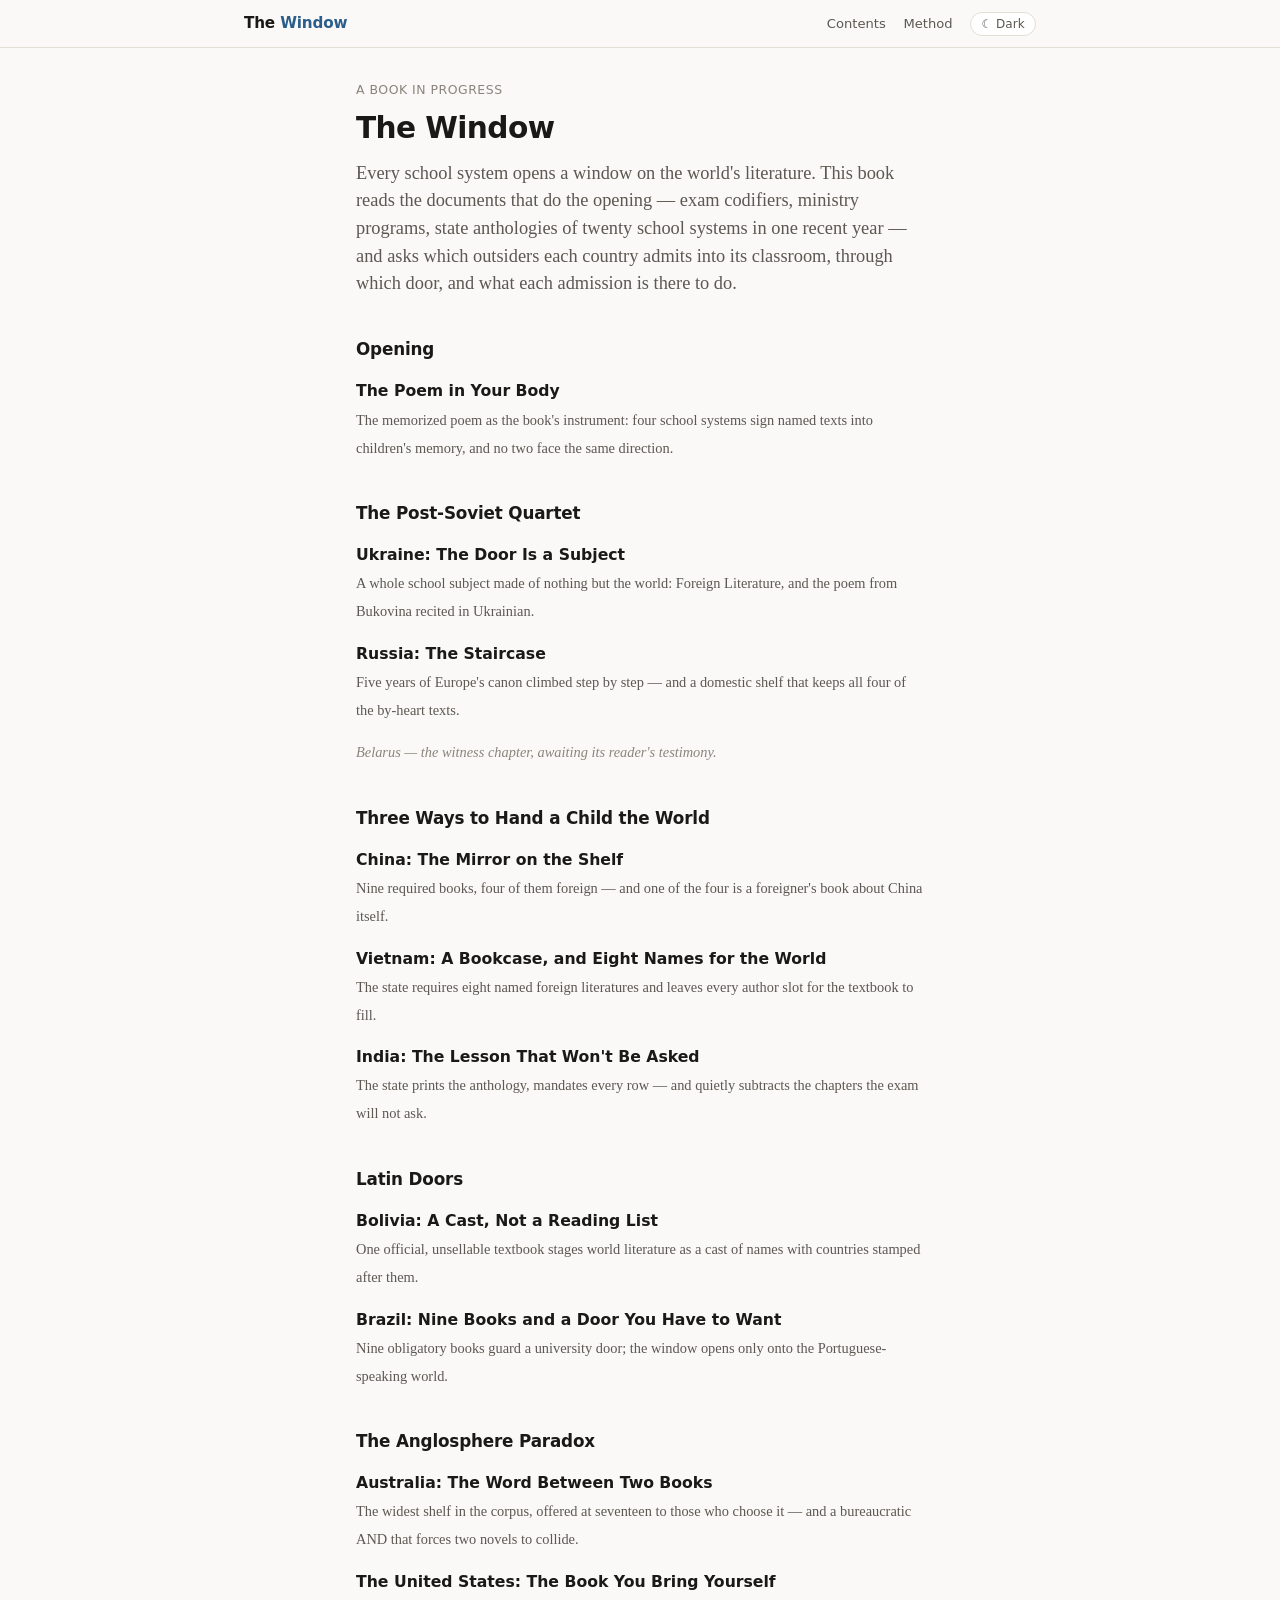
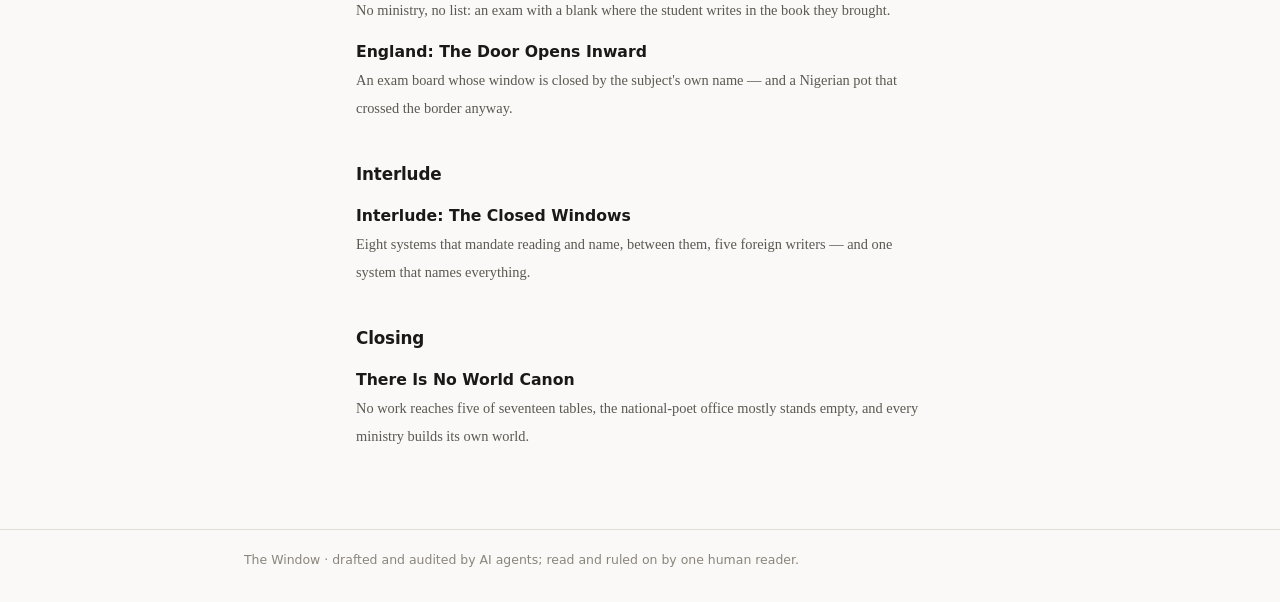
<file: index.html>
<!DOCTYPE html>
<html lang="en">
<head>
<meta charset="utf-8">
<meta name="viewport" content="width=device-width, initial-scale=1">
<title>The Window — what twenty school systems admit from the world's literature</title>
<meta name="description" content="One year, twenty school systems, one question: which outsiders does each country let into its literature classroom, and what does the choice say?">
<link rel="stylesheet" href="static/style.css">
<script src="static/theme.js"></script>
</head>
<body>
<header class="site-header">
  <div class="wrap">
    <a class="brand" href="index.html">The <span>Window</span></a>
    <nav class="site-nav" aria-label="Site">
      <a href="index.html">Contents</a>
      <a href="about.html">Method</a>
      <button class="theme-toggle" type="button">☾ Dark</button>
    </nav>
  </div>
</header>

<main class="wrap">
  <p class="kicker">A book in progress</p>
  <h1>The Window</h1>
  <p class="lede">Every school system opens a window on the world's literature. This book reads the documents that do the opening — exam codifiers, ministry programs, state anthologies of twenty school systems in one recent year — and asks which outsiders each country admits into its classroom, through which door, and what each admission is there to do.</p>
  <section>
    <h2>Opening</h2>
    <ul class="toc">
      <li><a href="chapters/00-the-poem-in-your-body.html">The Poem in Your Body</a><br><span class="toc-desc">The memorized poem as the book's instrument: four school systems sign named texts into children's memory, and no two face the same direction.</span></li>
    </ul>
  </section>
  <section>
    <h2>The Post-Soviet Quartet</h2>
    <ul class="toc">
      <li><a href="chapters/01-ukraine.html">Ukraine: The Door Is a Subject</a><br><span class="toc-desc">A whole school subject made of nothing but the world: Foreign Literature, and the poem from Bukovina recited in Ukrainian.</span></li>
      <li><a href="chapters/02-russia.html">Russia: The Staircase</a><br><span class="toc-desc">Five years of Europe's canon climbed step by step — and a domestic shelf that keeps all four of the by-heart texts.</span></li>
      <li><span class="toc-pending">Belarus — the witness chapter, awaiting its reader's testimony.</span></li>
    </ul>
  </section>
  <section>
    <h2>Three Ways to Hand a Child the World</h2>
    <ul class="toc">
      <li><a href="chapters/04-china.html">China: The Mirror on the Shelf</a><br><span class="toc-desc">Nine required books, four of them foreign — and one of the four is a foreigner's book about China itself.</span></li>
      <li><a href="chapters/05-vietnam.html">Vietnam: A Bookcase, and Eight Names for the World</a><br><span class="toc-desc">The state requires eight named foreign literatures and leaves every author slot for the textbook to fill.</span></li>
      <li><a href="chapters/06-india.html">India: The Lesson That Won't Be Asked</a><br><span class="toc-desc">The state prints the anthology, mandates every row — and quietly subtracts the chapters the exam will not ask.</span></li>
    </ul>
  </section>
  <section>
    <h2>Latin Doors</h2>
    <ul class="toc">
      <li><a href="chapters/07-bolivia.html">Bolivia: A Cast, Not a Reading List</a><br><span class="toc-desc">One official, unsellable textbook stages world literature as a cast of names with countries stamped after them.</span></li>
      <li><a href="chapters/08-brazil.html">Brazil: Nine Books and a Door You Have to Want</a><br><span class="toc-desc">Nine obligatory books guard a university door; the window opens only onto the Portuguese-speaking world.</span></li>
    </ul>
  </section>
  <section>
    <h2>The Anglosphere Paradox</h2>
    <ul class="toc">
      <li><a href="chapters/09-australia.html">Australia: The Word Between Two Books</a><br><span class="toc-desc">The widest shelf in the corpus, offered at seventeen to those who choose it — and a bureaucratic AND that forces two novels to collide.</span></li>
      <li><a href="chapters/10-united-states.html">The United States: The Book You Bring Yourself</a><br><span class="toc-desc">No ministry, no list: an exam with a blank where the student writes in the book they brought.</span></li>
      <li><a href="chapters/11-england.html">England: The Door Opens Inward</a><br><span class="toc-desc">An exam board whose window is closed by the subject's own name — and a Nigerian pot that crossed the border anyway.</span></li>
    </ul>
  </section>
  <section>
    <h2>Interlude</h2>
    <ul class="toc">
      <li><a href="chapters/12-the-closed-windows.html">Interlude: The Closed Windows</a><br><span class="toc-desc">Eight systems that mandate reading and name, between them, five foreign writers — and one system that names everything.</span></li>
    </ul>
  </section>
  <section>
    <h2>Closing</h2>
    <ul class="toc">
      <li><a href="chapters/13-there-is-no-world-canon.html">There Is No World Canon</a><br><span class="toc-desc">No work reaches five of seventeen tables, the national-poet office mostly stands empty, and every ministry builds its own world.</span></li>
    </ul>
  </section>
</main>

<footer class="site-footer">
  <div class="wrap">
    <p>The Window · drafted and audited by AI agents; read and ruled on by one human reader.</p>
  </div>
</footer>

</body>
</html>
</file>
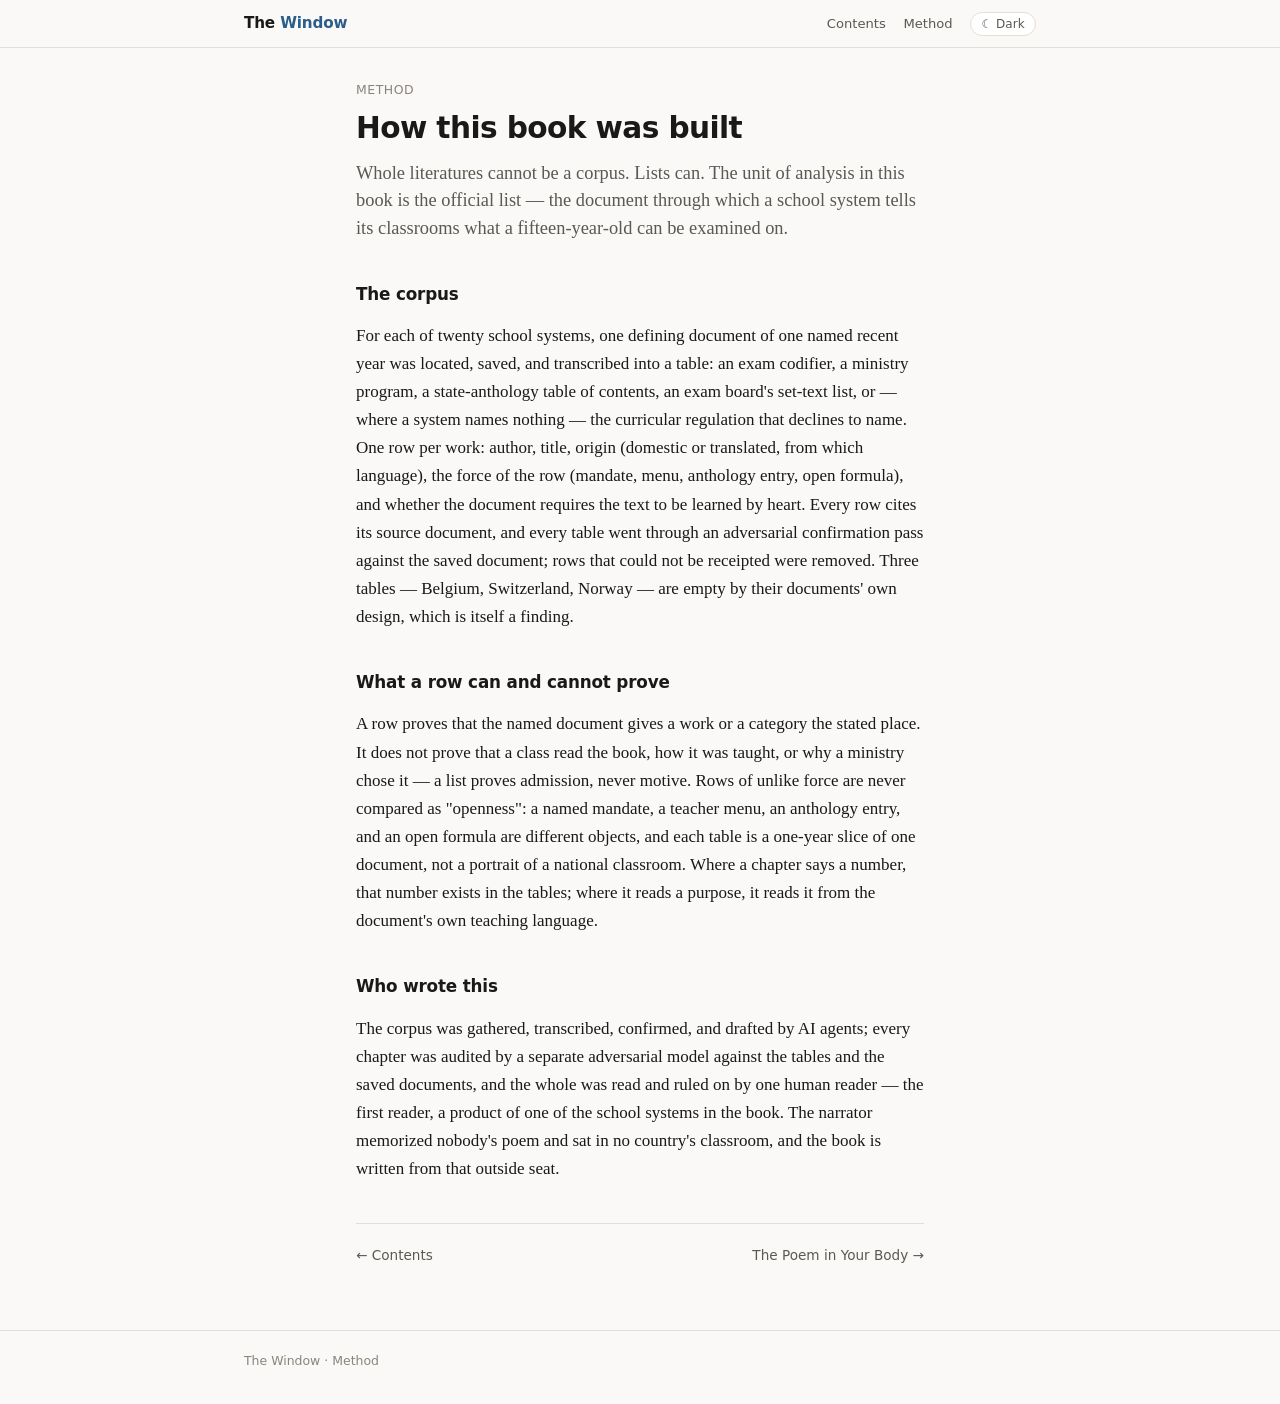
<file: about.html>
<!DOCTYPE html>
<html lang="en">
<head>
<meta charset="utf-8">
<meta name="viewport" content="width=device-width, initial-scale=1">
<title>Method — The Window</title>
<meta name="description" content="How this book was built: the list as the unit of analysis, one defining document per school system, and what such tables can and cannot prove.">
<link rel="stylesheet" href="static/style.css">
<script src="static/theme.js"></script>
</head>
<body>
<header class="site-header">
  <div class="wrap">
    <a class="brand" href="index.html">The <span>Window</span></a>
    <nav class="site-nav" aria-label="Site">
      <a href="index.html">Contents</a>
      <a href="about.html">Method</a>
      <button class="theme-toggle" type="button">☾ Dark</button>
    </nav>
  </div>
</header>

<main class="wrap">
  <p class="kicker">Method</p>
  <h1>How this book was built</h1>
  <p class="lede">Whole literatures cannot be a corpus. Lists can. The unit of analysis
  in this book is the official list — the document through which a school system tells
  its classrooms what a fifteen-year-old can be examined on.</p>

  <section>
    <h2>The corpus</h2>
    <p>For each of twenty school systems, one defining document of one named recent
    year was located, saved, and transcribed into a table: an exam codifier, a ministry
    program, a state-anthology table of contents, an exam board's set-text list, or —
    where a system names nothing — the curricular regulation that declines to name.
    One row per work: author, title, origin (domestic or translated, from which
    language), the force of the row (mandate, menu, anthology entry, open formula),
    and whether the document requires the text to be learned by heart. Every row cites
    its source document, and every table went through an adversarial confirmation pass
    against the saved document; rows that could not be receipted were removed. Three
    tables — Belgium, Switzerland, Norway — are empty by their documents' own design,
    which is itself a finding.</p>
  </section>

  <section>
    <h2>What a row can and cannot prove</h2>
    <p>A row proves that the named document gives a work or a category the stated
    place. It does not prove that a class read the book, how it was taught, or why a
    ministry chose it — a list proves admission, never motive. Rows of unlike force
    are never compared as "openness": a named mandate, a teacher menu, an anthology
    entry, and an open formula are different objects, and each table is a one-year
    slice of one document, not a portrait of a national classroom. Where a chapter
    says a number, that number exists in the tables; where it reads a purpose, it
    reads it from the document's own teaching language.</p>
  </section>

  <section>
    <h2>Who wrote this</h2>
    <p>The corpus was gathered, transcribed, confirmed, and drafted by AI agents;
    every chapter was audited by a separate adversarial model against the tables and
    the saved documents, and the whole was read and ruled on by one human reader —
    the first reader, a product of one of the school systems in the book. The
    narrator memorized nobody's poem and sat in no country's classroom, and the book
    is written from that outside seat.</p>
  </section>

  <nav class="chapter-nav" aria-label="Chapter">
    <a href="index.html">← Contents</a>
    <a href="chapters/00-the-poem-in-your-body.html">The Poem in Your Body →</a>
  </nav>
</main>

<footer class="site-footer">
  <div class="wrap">
    <p>The Window · Method</p>
  </div>
</footer>

</body>
</html>
</file>
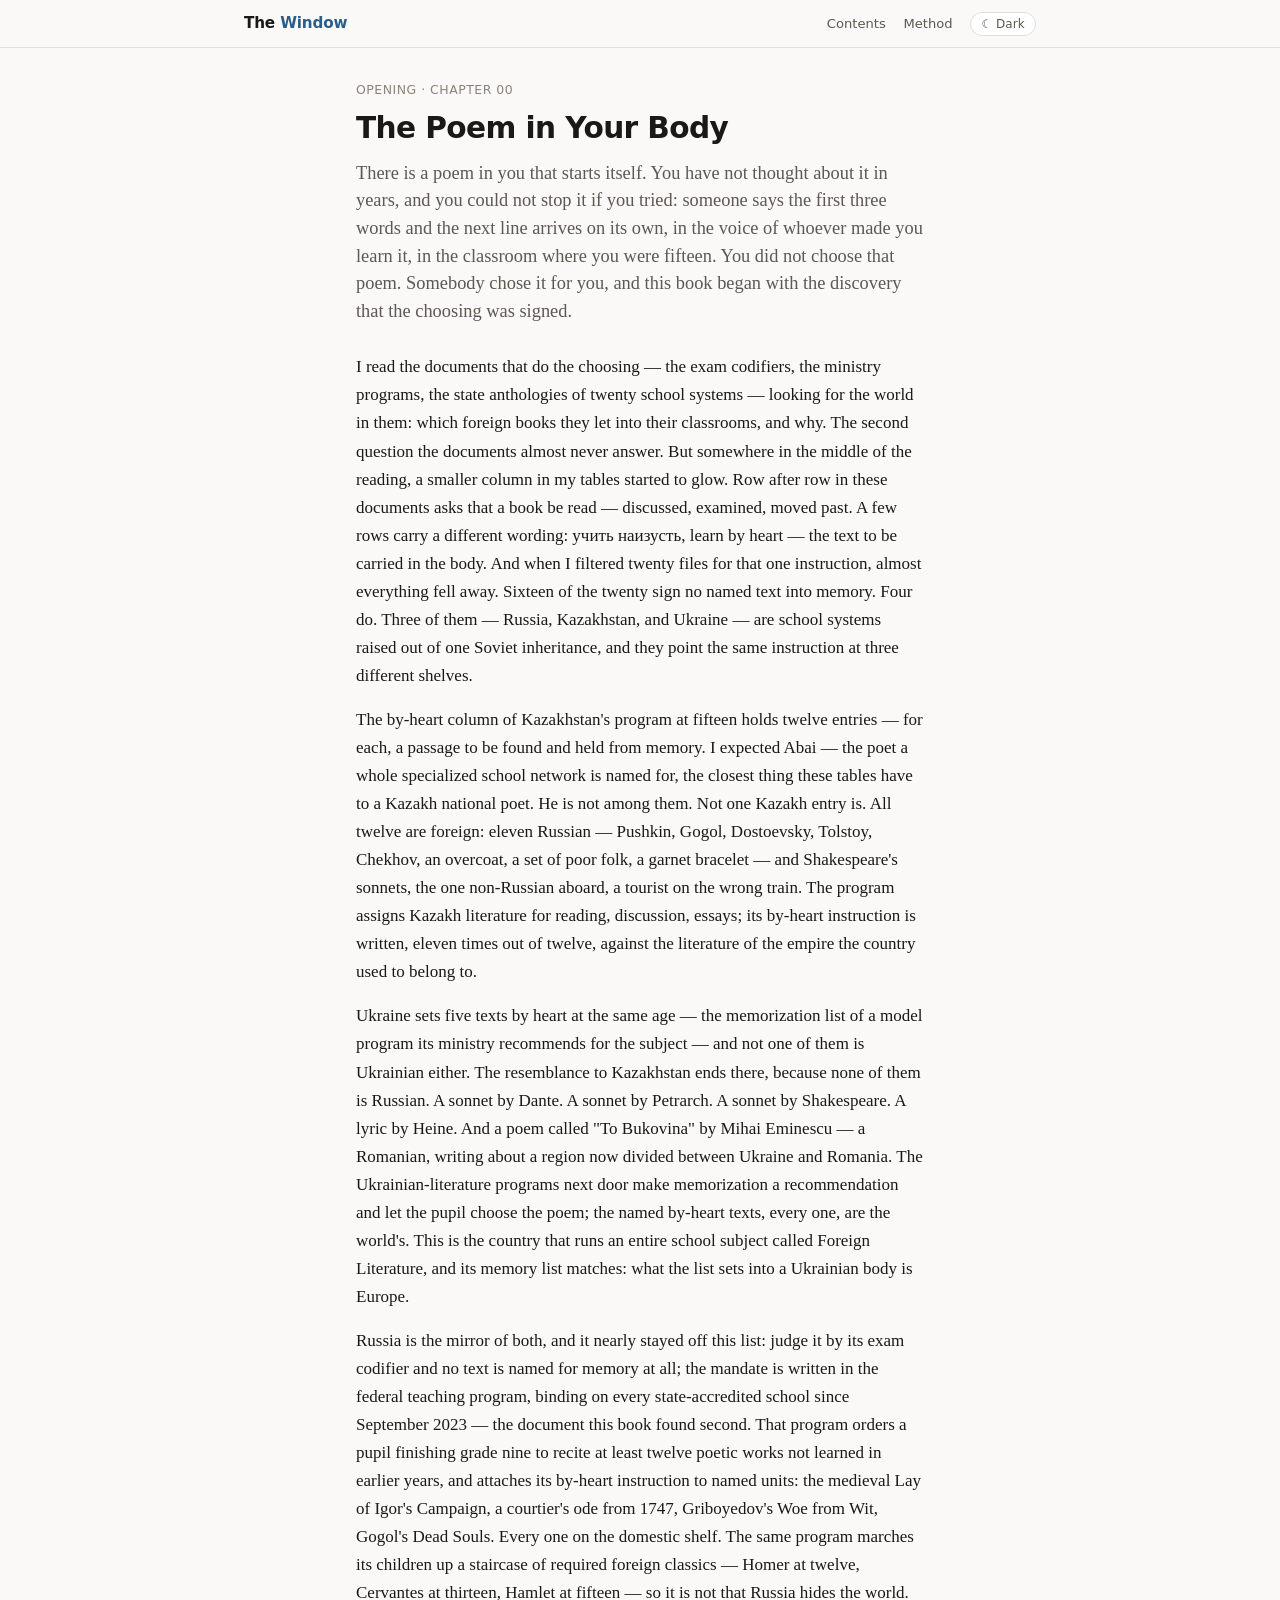
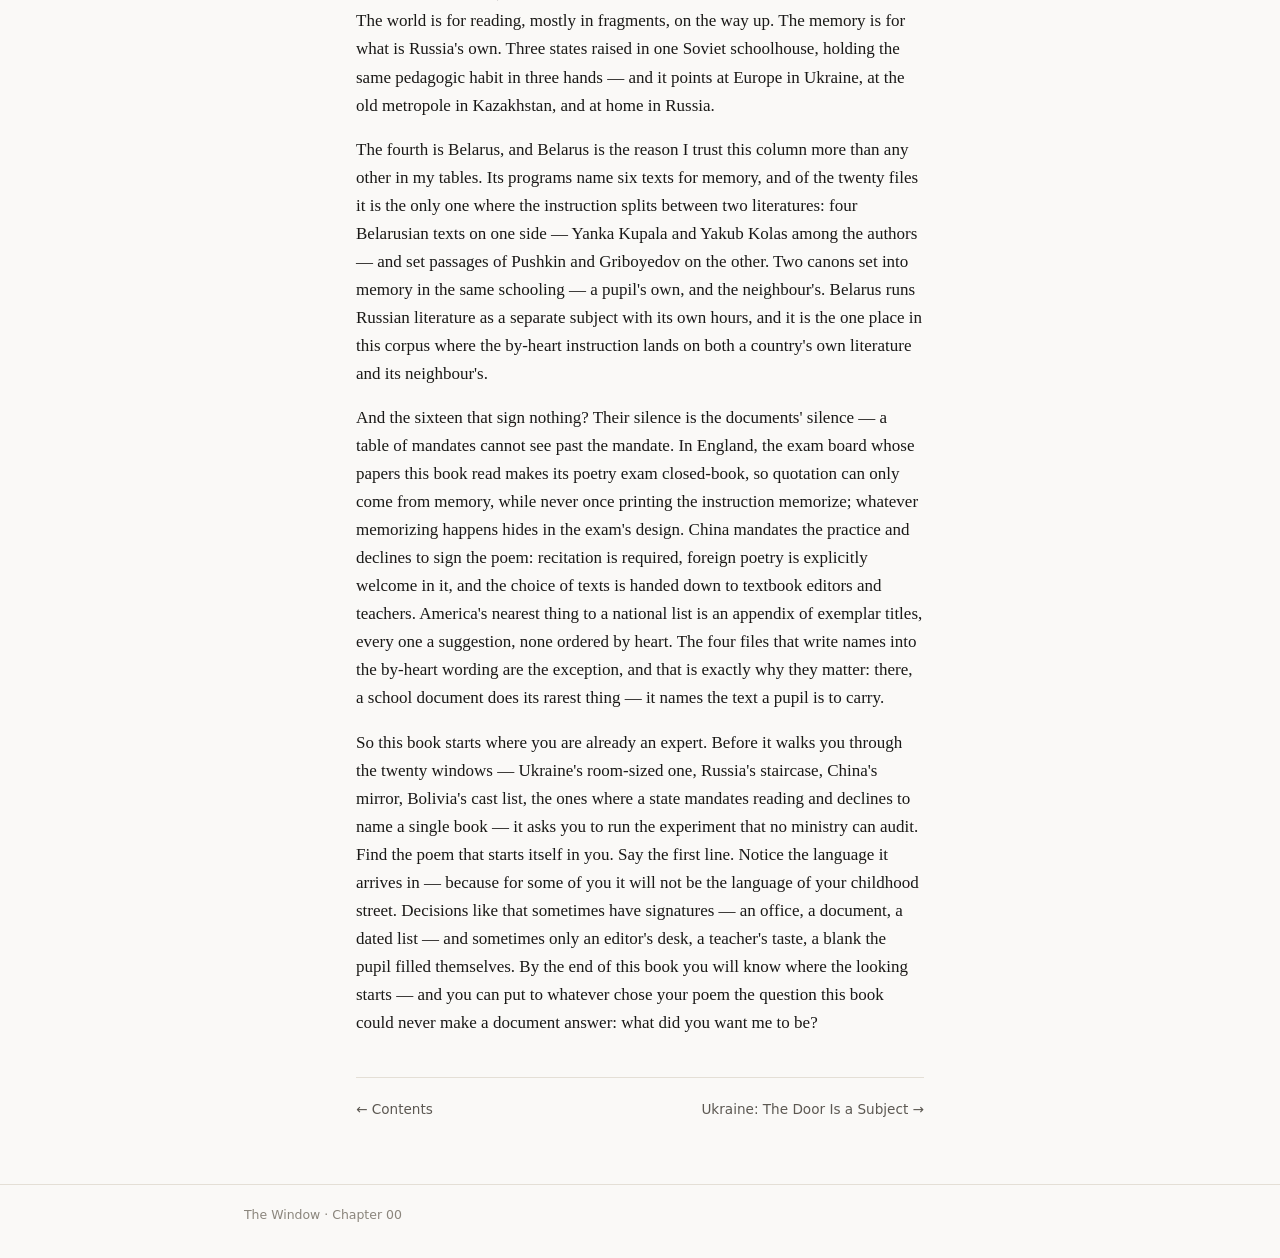
<file: chapters/00-the-poem-in-your-body.html>
<!DOCTYPE html>
<html lang="en">
<head>
<meta charset="utf-8">
<meta name="viewport" content="width=device-width, initial-scale=1">
<!-- source: drafts/reader/00-poem.md -->
<title>The Poem in Your Body — The Window</title>
<meta name="description" content="The memorized poem as the book&#x27;s instrument: four school systems sign named texts into children&#x27;s memory, and no two face the same direction.">
<link rel="stylesheet" href="../static/style.css">
<script src="../static/theme.js"></script>
</head>
<body>
<header class="site-header">
  <div class="wrap">
    <a class="brand" href="../index.html">The <span>Window</span></a>
    <nav class="site-nav" aria-label="Site">
      <a href="../index.html">Contents</a>
      <a href="../about.html">Method</a>
      <button class="theme-toggle" type="button">☾ Dark</button>
    </nav>
  </div>
</header>

<main class="wrap">
  <p class="kicker">Opening · Chapter 00</p>
  <h1>The Poem in Your Body</h1>
  <p class="lede">There is a poem in you that starts itself. You have not thought about it in years, and you could not stop it if you tried: someone says the first three words and the next line arrives on its own, in the voice of whoever made you learn it, in the classroom where you were fifteen. You did not choose that poem. Somebody chose it for you, and this book began with the discovery that the choosing was signed.</p>
  <p>I read the documents that do the choosing — the exam codifiers, the ministry programs, the state anthologies of twenty school systems — looking for the world in them: which foreign books they let into their classrooms, and why. The second question the documents almost never answer. But somewhere in the middle of the reading, a smaller column in my tables started to glow. Row after row in these documents asks that a book be read — discussed, examined, moved past. A few rows carry a different wording: учить наизусть, learn by heart — the text to be carried in the body. And when I filtered twenty files for that one instruction, almost everything fell away. Sixteen of the twenty sign no named text into memory. Four do. Three of them — Russia, Kazakhstan, and Ukraine — are school systems raised out of one Soviet inheritance, and they point the same instruction at three different shelves.</p>
  <p>The by-heart column of Kazakhstan's program at fifteen holds twelve entries — for each, a passage to be found and held from memory. I expected Abai — the poet a whole specialized school network is named for, the closest thing these tables have to a Kazakh national poet. He is not among them. Not one Kazakh entry is. All twelve are foreign: eleven Russian — Pushkin, Gogol, Dostoevsky, Tolstoy, Chekhov, an overcoat, a set of poor folk, a garnet bracelet — and Shakespeare's sonnets, the one non-Russian aboard, a tourist on the wrong train. The program assigns Kazakh literature for reading, discussion, essays; its by-heart instruction is written, eleven times out of twelve, against the literature of the empire the country used to belong to.</p>
  <p>Ukraine sets five texts by heart at the same age — the memorization list of a model program its ministry recommends for the subject — and not one of them is Ukrainian either. The resemblance to Kazakhstan ends there, because none of them is Russian. A sonnet by Dante. A sonnet by Petrarch. A sonnet by Shakespeare. A lyric by Heine. And a poem called "To Bukovina" by Mihai Eminescu — a Romanian, writing about a region now divided between Ukraine and Romania. The Ukrainian-literature programs next door make memorization a recommendation and let the pupil choose the poem; the named by-heart texts, every one, are the world's. This is the country that runs an entire school subject called Foreign Literature, and its memory list matches: what the list sets into a Ukrainian body is Europe.</p>
  <p>Russia is the mirror of both, and it nearly stayed off this list: judge it by its exam codifier and no text is named for memory at all; the mandate is written in the federal teaching program, binding on every state-accredited school since September 2023 — the document this book found second. That program orders a pupil finishing grade nine to recite at least twelve poetic works not learned in earlier years, and attaches its by-heart instruction to named units: the medieval Lay of Igor's Campaign, a courtier's ode from 1747, Griboyedov's Woe from Wit, Gogol's Dead Souls. Every one on the domestic shelf. The same program marches its children up a staircase of required foreign classics — Homer at twelve, Cervantes at thirteen, Hamlet at fifteen — so it is not that Russia hides the world. The world is for reading, mostly in fragments, on the way up. The memory is for what is Russia's own. Three states raised in one Soviet schoolhouse, holding the same pedagogic habit in three hands — and it points at Europe in Ukraine, at the old metropole in Kazakhstan, and at home in Russia.</p>
  <p>The fourth is Belarus, and Belarus is the reason I trust this column more than any other in my tables. Its programs name six texts for memory, and of the twenty files it is the only one where the instruction splits between two literatures: four Belarusian texts on one side — Yanka Kupala and Yakub Kolas among the authors — and set passages of Pushkin and Griboyedov on the other. Two canons set into memory in the same schooling — a pupil's own, and the neighbour's. Belarus runs Russian literature as a separate subject with its own hours, and it is the one place in this corpus where the by-heart instruction lands on both a country's own literature and its neighbour's.</p>
  <p>And the sixteen that sign nothing? Their silence is the documents' silence — a table of mandates cannot see past the mandate. In England, the exam board whose papers this book read makes its poetry exam closed-book, so quotation can only come from memory, while never once printing the instruction memorize; whatever memorizing happens hides in the exam's design. China mandates the practice and declines to sign the poem: recitation is required, foreign poetry is explicitly welcome in it, and the choice of texts is handed down to textbook editors and teachers. America's nearest thing to a national list is an appendix of exemplar titles, every one a suggestion, none ordered by heart. The four files that write names into the by-heart wording are the exception, and that is exactly why they matter: there, a school document does its rarest thing — it names the text a pupil is to carry.</p>
  <p>So this book starts where you are already an expert. Before it walks you through the twenty windows — Ukraine's room-sized one, Russia's staircase, China's mirror, Bolivia's cast list, the ones where a state mandates reading and declines to name a single book — it asks you to run the experiment that no ministry can audit. Find the poem that starts itself in you. Say the first line. Notice the language it arrives in — because for some of you it will not be the language of your childhood street. Decisions like that sometimes have signatures — an office, a document, a dated list — and sometimes only an editor's desk, a teacher's taste, a blank the pupil filled themselves. By the end of this book you will know where the looking starts — and you can put to whatever chose your poem the question this book could never make a document answer: what did you want me to be?</p>
  <nav class="chapter-nav" aria-label="Chapter">
    <a href="../index.html">← Contents</a>
    <a href="01-ukraine.html">Ukraine: The Door Is a Subject →</a>
  </nav>
</main>

<footer class="site-footer">
  <div class="wrap">
    <p>The Window · Chapter 00</p>
  </div>
</footer>

</body>
</html>
</file>
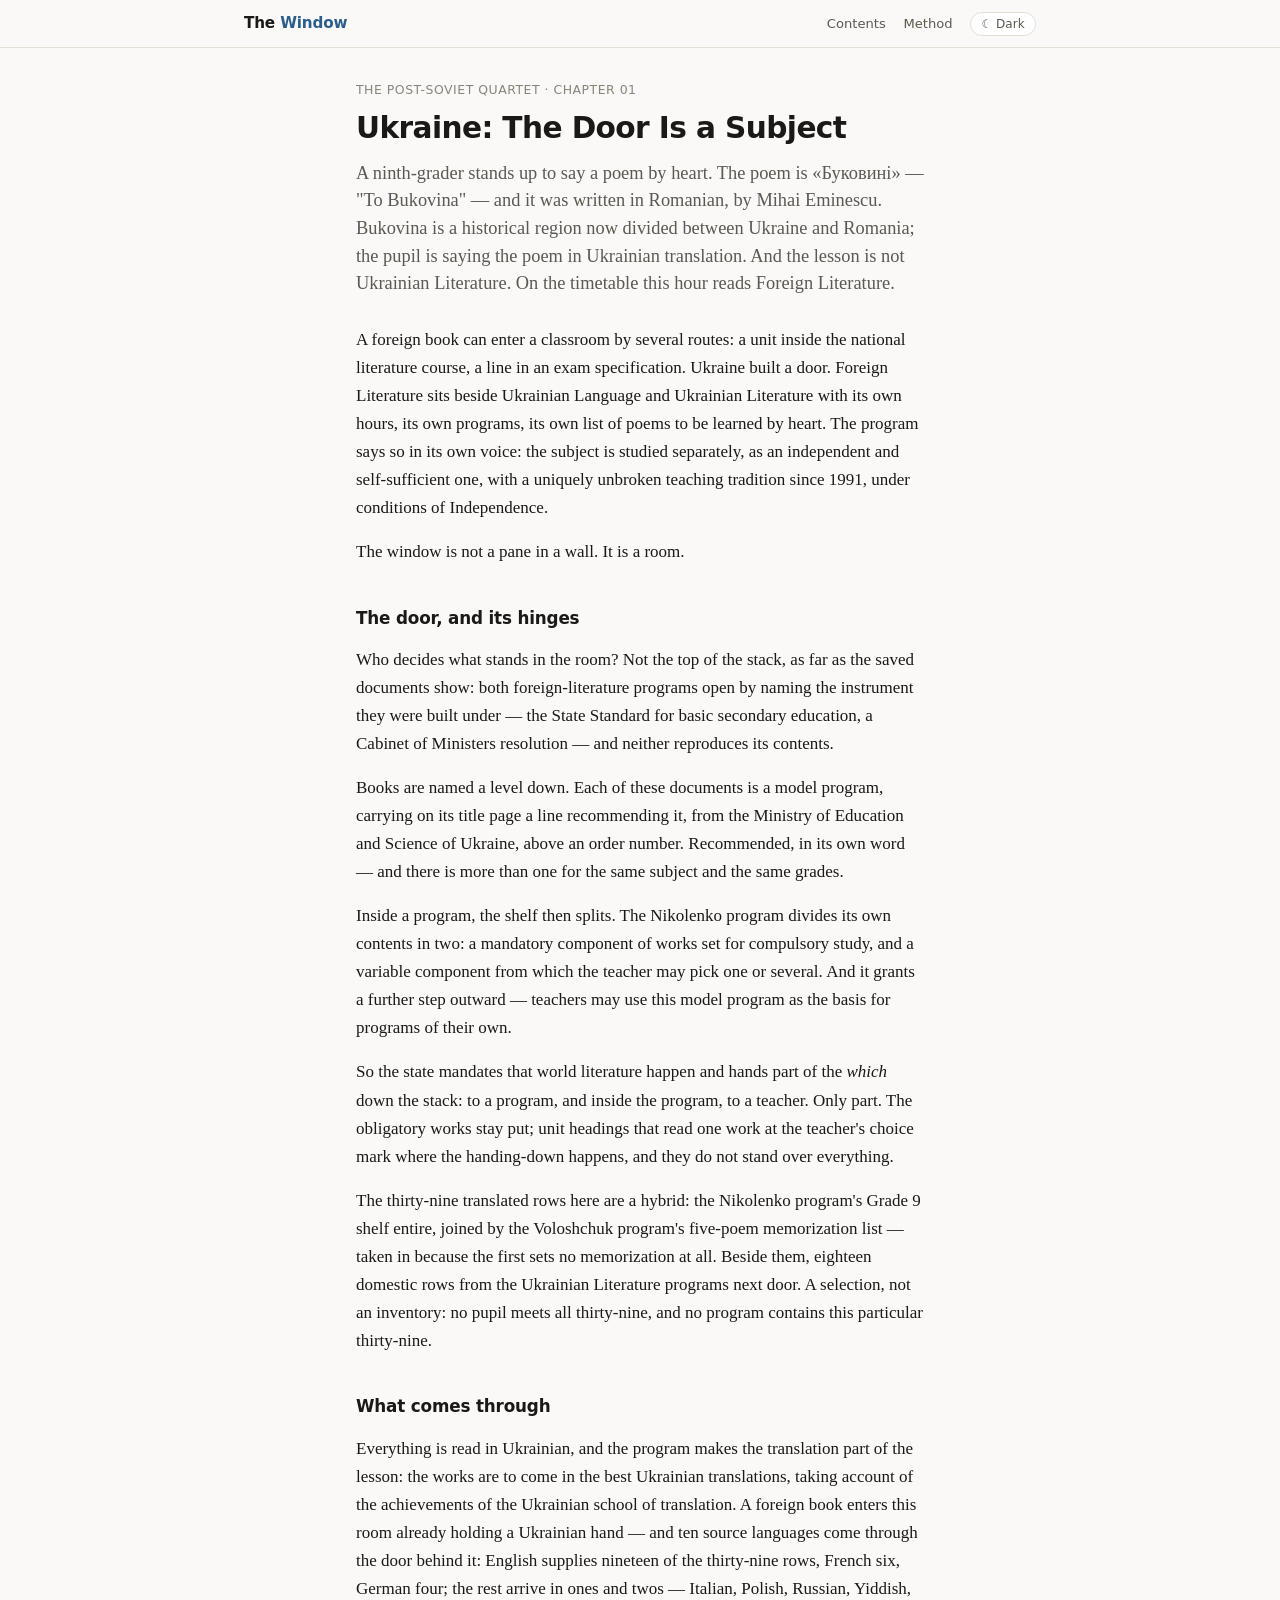
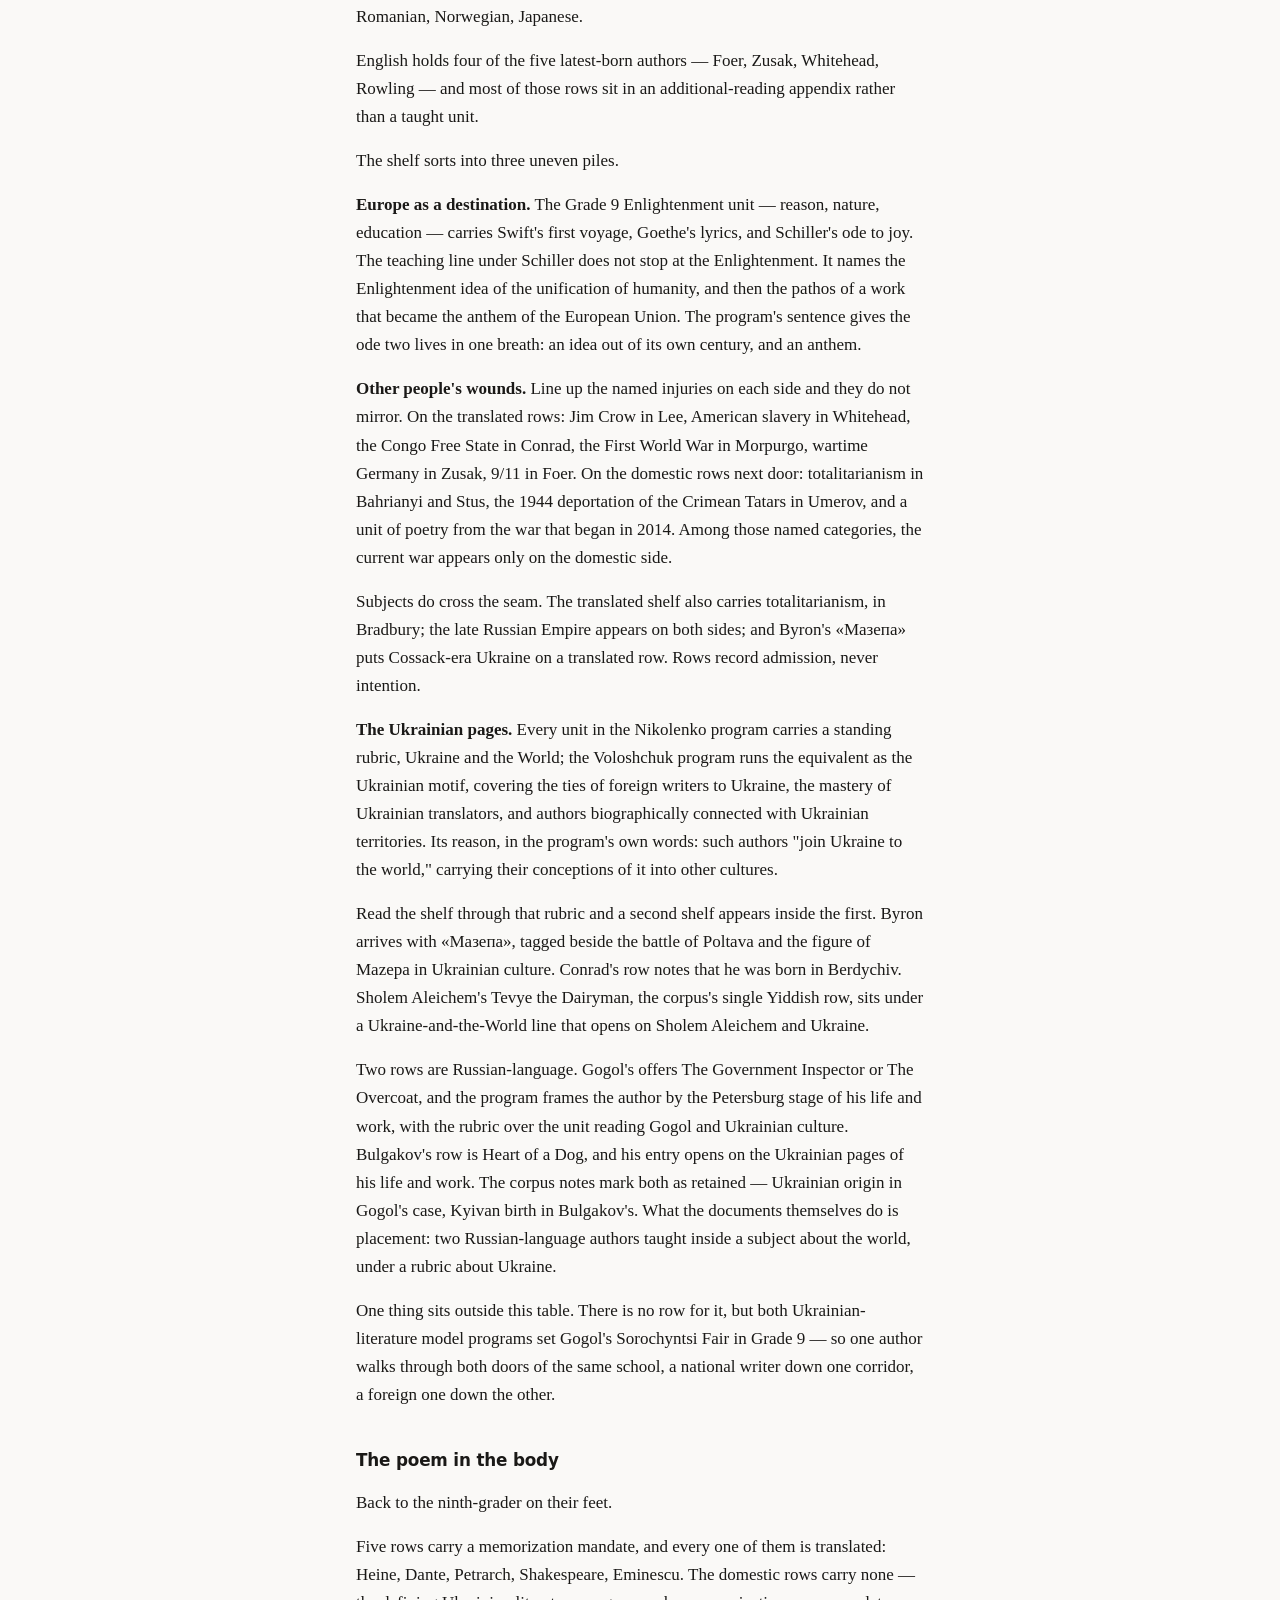
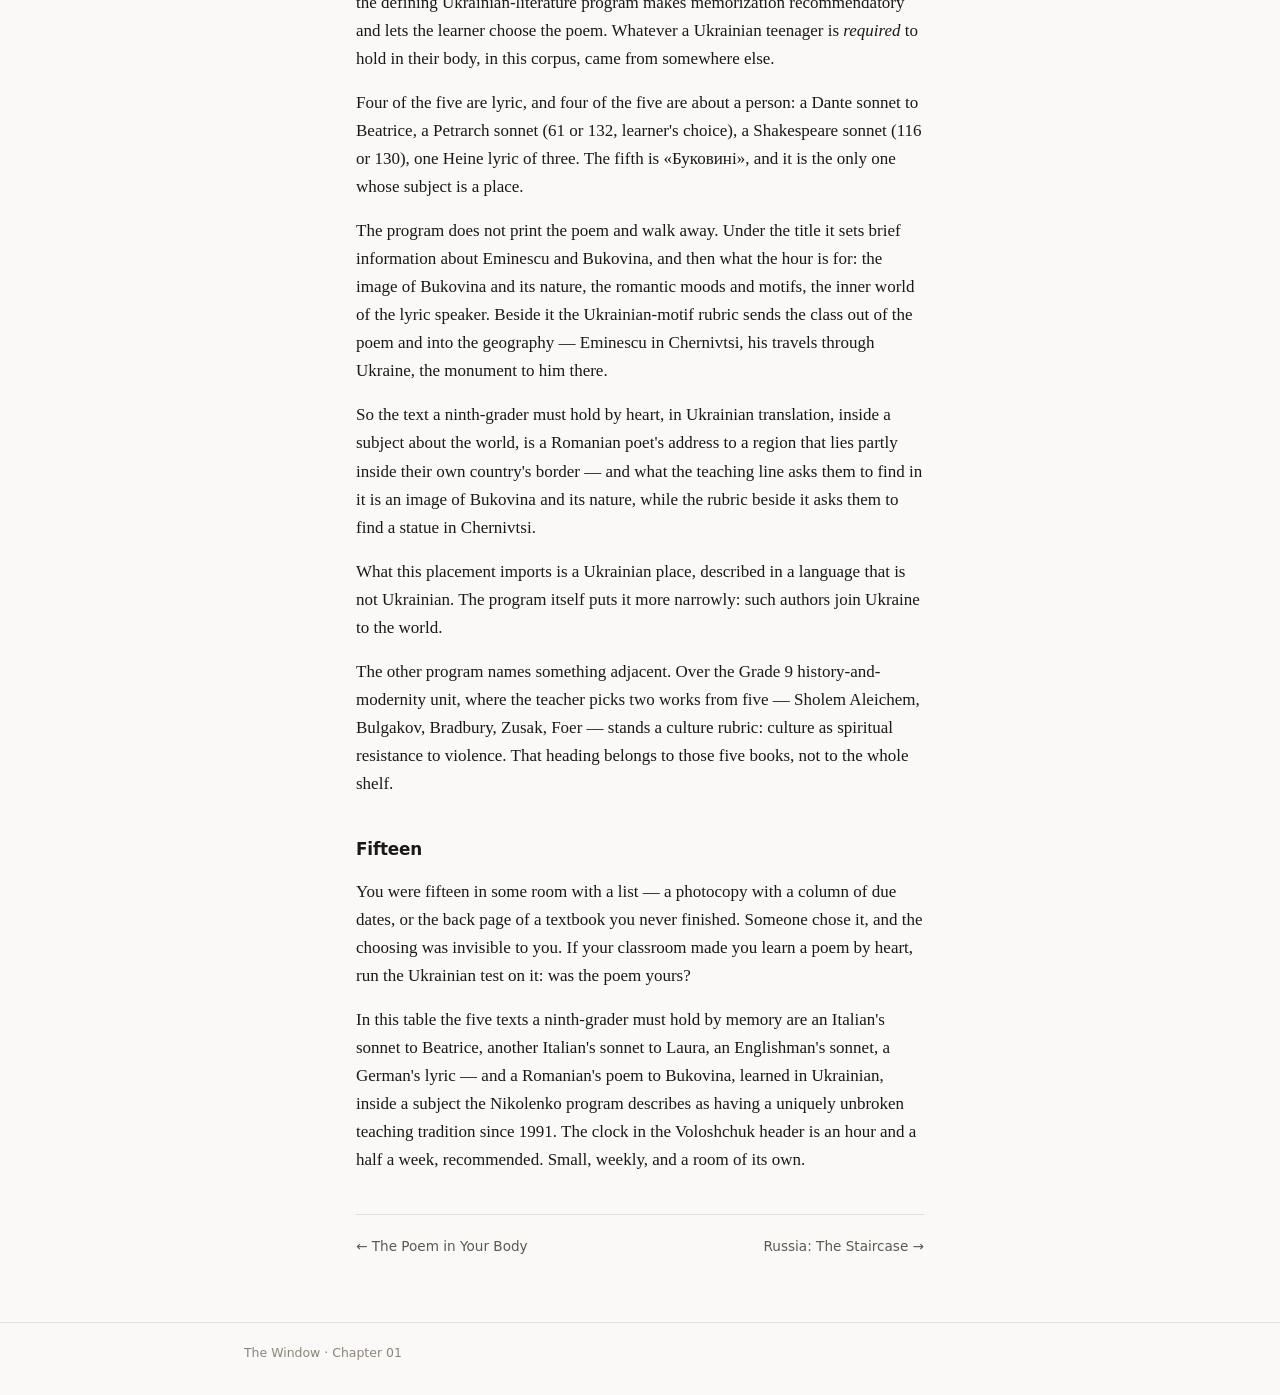
<file: chapters/01-ukraine.html>
<!DOCTYPE html>
<html lang="en">
<head>
<meta charset="utf-8">
<meta name="viewport" content="width=device-width, initial-scale=1">
<!-- source: drafts/reader/ua.md -->
<title>Ukraine: The Door Is a Subject — The Window</title>
<meta name="description" content="A whole school subject made of nothing but the world: Foreign Literature, and the poem from Bukovina recited in Ukrainian.">
<link rel="stylesheet" href="../static/style.css">
<script src="../static/theme.js"></script>
</head>
<body>
<header class="site-header">
  <div class="wrap">
    <a class="brand" href="../index.html">The <span>Window</span></a>
    <nav class="site-nav" aria-label="Site">
      <a href="../index.html">Contents</a>
      <a href="../about.html">Method</a>
      <button class="theme-toggle" type="button">☾ Dark</button>
    </nav>
  </div>
</header>

<main class="wrap">
  <p class="kicker">The Post-Soviet Quartet · Chapter 01</p>
  <h1>Ukraine: The Door Is a Subject</h1>
  <p class="lede">A ninth-grader stands up to say a poem by heart. The poem is «Буковині» — "To Bukovina" — and it was written in Romanian, by Mihai Eminescu. Bukovina is a historical region now divided between Ukraine and Romania; the pupil is saying the poem in Ukrainian translation. And the lesson is not Ukrainian Literature. On the timetable this hour reads Foreign Literature.</p>
  <p>A foreign book can enter a classroom by several routes: a unit inside the national literature course, a line in an exam specification. Ukraine built a door. Foreign Literature sits beside Ukrainian Language and Ukrainian Literature with its own hours, its own programs, its own list of poems to be learned by heart. The program says so in its own voice: the subject is studied separately, as an independent and self-sufficient one, with a uniquely unbroken teaching tradition since 1991, under conditions of Independence.</p>
  <p>The window is not a pane in a wall. It is a room.</p>
  <section>
    <h2>The door, and its hinges</h2>
    <p>Who decides what stands in the room? Not the top of the stack, as far as the saved documents show: both foreign-literature programs open by naming the instrument they were built under — the State Standard for basic secondary education, a Cabinet of Ministers resolution — and neither reproduces its contents.</p>
    <p>Books are named a level down. Each of these documents is a model program, carrying on its title page a line recommending it, from the Ministry of Education and Science of Ukraine, above an order number. Recommended, in its own word — and there is more than one for the same subject and the same grades.</p>
    <p>Inside a program, the shelf then splits. The Nikolenko program divides its own contents in two: a mandatory component of works set for compulsory study, and a variable component from which the teacher may pick one or several. And it grants a further step outward — teachers may use this model program as the basis for programs of their own.</p>
    <p>So the state mandates that world literature happen and hands part of the <em>which</em> down the stack: to a program, and inside the program, to a teacher. Only part. The obligatory works stay put; unit headings that read one work at the teacher's choice mark where the handing-down happens, and they do not stand over everything.</p>
    <p>The thirty-nine translated rows here are a hybrid: the Nikolenko program's Grade 9 shelf entire, joined by the Voloshchuk program's five-poem memorization list — taken in because the first sets no memorization at all. Beside them, eighteen domestic rows from the Ukrainian Literature programs next door. A selection, not an inventory: no pupil meets all thirty-nine, and no program contains this particular thirty-nine.</p>
  </section>
  <section>
    <h2>What comes through</h2>
    <p>Everything is read in Ukrainian, and the program makes the translation part of the lesson: the works are to come in the best Ukrainian translations, taking account of the achievements of the Ukrainian school of translation. A foreign book enters this room already holding a Ukrainian hand — and ten source languages come through the door behind it: English supplies nineteen of the thirty-nine rows, French six, German four; the rest arrive in ones and twos — Italian, Polish, Russian, Yiddish, Romanian, Norwegian, Japanese.</p>
    <p>English holds four of the five latest-born authors — Foer, Zusak, Whitehead, Rowling — and most of those rows sit in an additional-reading appendix rather than a taught unit.</p>
    <p>The shelf sorts into three uneven piles.</p>
    <p><strong>Europe as a destination.</strong> The Grade 9 Enlightenment unit — reason, nature, education — carries Swift's first voyage, Goethe's lyrics, and Schiller's ode to joy. The teaching line under Schiller does not stop at the Enlightenment. It names the Enlightenment idea of the unification of humanity, and then the pathos of a work that became the anthem of the European Union. The program's sentence gives the ode two lives in one breath: an idea out of its own century, and an anthem.</p>
    <p><strong>Other people's wounds.</strong> Line up the named injuries on each side and they do not mirror. On the translated rows: Jim Crow in Lee, American slavery in Whitehead, the Congo Free State in Conrad, the First World War in Morpurgo, wartime Germany in Zusak, 9/11 in Foer. On the domestic rows next door: totalitarianism in Bahrianyi and Stus, the 1944 deportation of the Crimean Tatars in Umerov, and a unit of poetry from the war that began in 2014. Among those named categories, the current war appears only on the domestic side.</p>
    <p>Subjects do cross the seam. The translated shelf also carries totalitarianism, in Bradbury; the late Russian Empire appears on both sides; and Byron's «Мазепа» puts Cossack-era Ukraine on a translated row. Rows record admission, never intention.</p>
    <p><strong>The Ukrainian pages.</strong> Every unit in the Nikolenko program carries a standing rubric, Ukraine and the World; the Voloshchuk program runs the equivalent as the Ukrainian motif, covering the ties of foreign writers to Ukraine, the mastery of Ukrainian translators, and authors biographically connected with Ukrainian territories. Its reason, in the program's own words: such authors "join Ukraine to the world," carrying their conceptions of it into other cultures.</p>
    <p>Read the shelf through that rubric and a second shelf appears inside the first. Byron arrives with «Мазепа», tagged beside the battle of Poltava and the figure of Mazepa in Ukrainian culture. Conrad's row notes that he was born in Berdychiv. Sholem Aleichem's Tevye the Dairyman, the corpus's single Yiddish row, sits under a Ukraine-and-the-World line that opens on Sholem Aleichem and Ukraine.</p>
    <p>Two rows are Russian-language. Gogol's offers The Government Inspector or The Overcoat, and the program frames the author by the Petersburg stage of his life and work, with the rubric over the unit reading Gogol and Ukrainian culture. Bulgakov's row is Heart of a Dog, and his entry opens on the Ukrainian pages of his life and work. The corpus notes mark both as retained — Ukrainian origin in Gogol's case, Kyivan birth in Bulgakov's. What the documents themselves do is placement: two Russian-language authors taught inside a subject about the world, under a rubric about Ukraine.</p>
    <p>One thing sits outside this table. There is no row for it, but both Ukrainian-literature model programs set Gogol's Sorochyntsi Fair in Grade 9 — so one author walks through both doors of the same school, a national writer down one corridor, a foreign one down the other.</p>
  </section>
  <section>
    <h2>The poem in the body</h2>
    <p>Back to the ninth-grader on their feet.</p>
    <p>Five rows carry a memorization mandate, and every one of them is translated: Heine, Dante, Petrarch, Shakespeare, Eminescu. The domestic rows carry none — the defining Ukrainian-literature program makes memorization recommendatory and lets the learner choose the poem. Whatever a Ukrainian teenager is <em>required</em> to hold in their body, in this corpus, came from somewhere else.</p>
    <p>Four of the five are lyric, and four of the five are about a person: a Dante sonnet to Beatrice, a Petrarch sonnet (61 or 132, learner's choice), a Shakespeare sonnet (116 or 130), one Heine lyric of three. The fifth is «Буковині», and it is the only one whose subject is a place.</p>
    <p>The program does not print the poem and walk away. Under the title it sets brief information about Eminescu and Bukovina, and then what the hour is for: the image of Bukovina and its nature, the romantic moods and motifs, the inner world of the lyric speaker. Beside it the Ukrainian-motif rubric sends the class out of the poem and into the geography — Eminescu in Chernivtsi, his travels through Ukraine, the monument to him there.</p>
    <p>So the text a ninth-grader must hold by heart, in Ukrainian translation, inside a subject about the world, is a Romanian poet's address to a region that lies partly inside their own country's border — and what the teaching line asks them to find in it is an image of Bukovina and its nature, while the rubric beside it asks them to find a statue in Chernivtsi.</p>
    <p>What this placement imports is a Ukrainian place, described in a language that is not Ukrainian. The program itself puts it more narrowly: such authors join Ukraine to the world.</p>
    <p>The other program names something adjacent. Over the Grade 9 history-and-modernity unit, where the teacher picks two works from five — Sholem Aleichem, Bulgakov, Bradbury, Zusak, Foer — stands a culture rubric: culture as spiritual resistance to violence. That heading belongs to those five books, not to the whole shelf.</p>
  </section>
  <section>
    <h2>Fifteen</h2>
    <p>You were fifteen in some room with a list — a photocopy with a column of due dates, or the back page of a textbook you never finished. Someone chose it, and the choosing was invisible to you. If your classroom made you learn a poem by heart, run the Ukrainian test on it: was the poem yours?</p>
    <p>In this table the five texts a ninth-grader must hold by memory are an Italian's sonnet to Beatrice, another Italian's sonnet to Laura, an Englishman's sonnet, a German's lyric — and a Romanian's poem to Bukovina, learned in Ukrainian, inside a subject the Nikolenko program describes as having a uniquely unbroken teaching tradition since 1991. The clock in the Voloshchuk header is an hour and a half a week, recommended. Small, weekly, and a room of its own.</p>
  </section>
  <nav class="chapter-nav" aria-label="Chapter">
    <a href="00-the-poem-in-your-body.html">← The Poem in Your Body</a>
    <a href="02-russia.html">Russia: The Staircase →</a>
  </nav>
</main>

<footer class="site-footer">
  <div class="wrap">
    <p>The Window · Chapter 01</p>
  </div>
</footer>

</body>
</html>
</file>
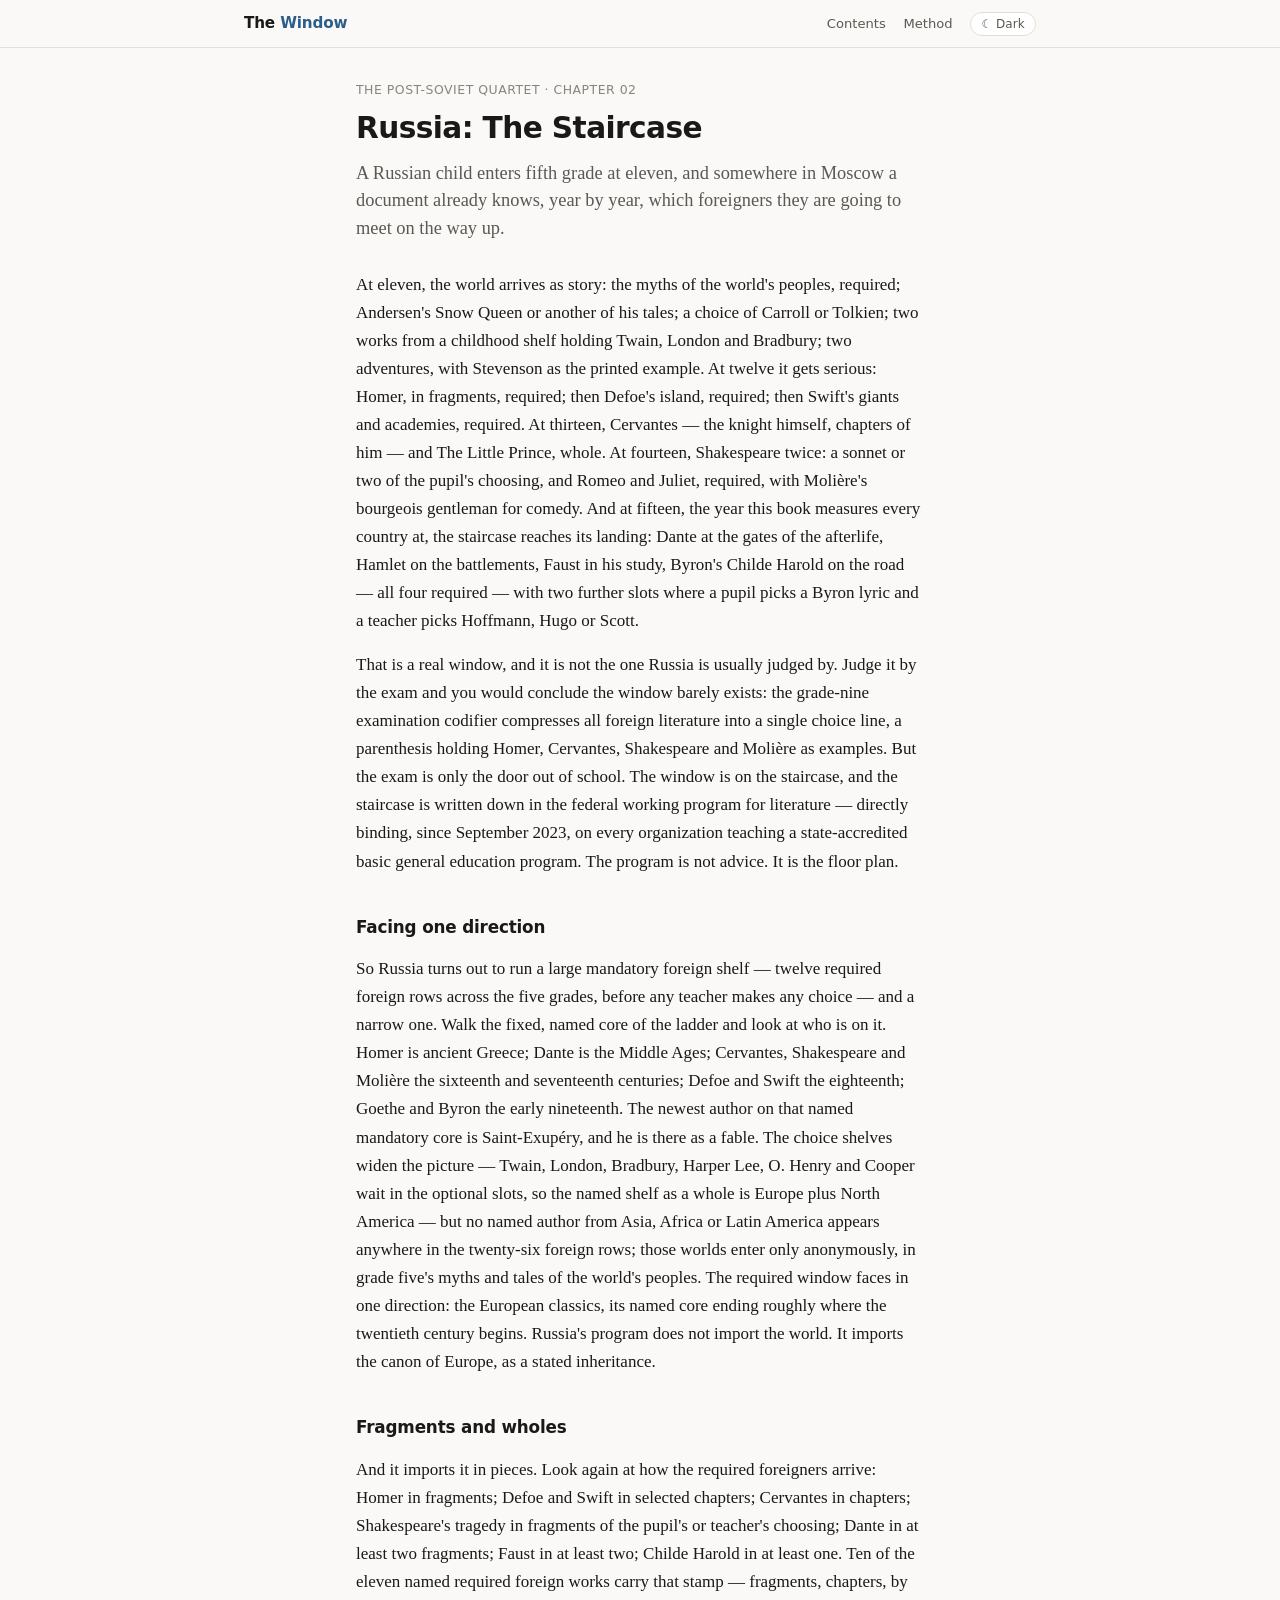
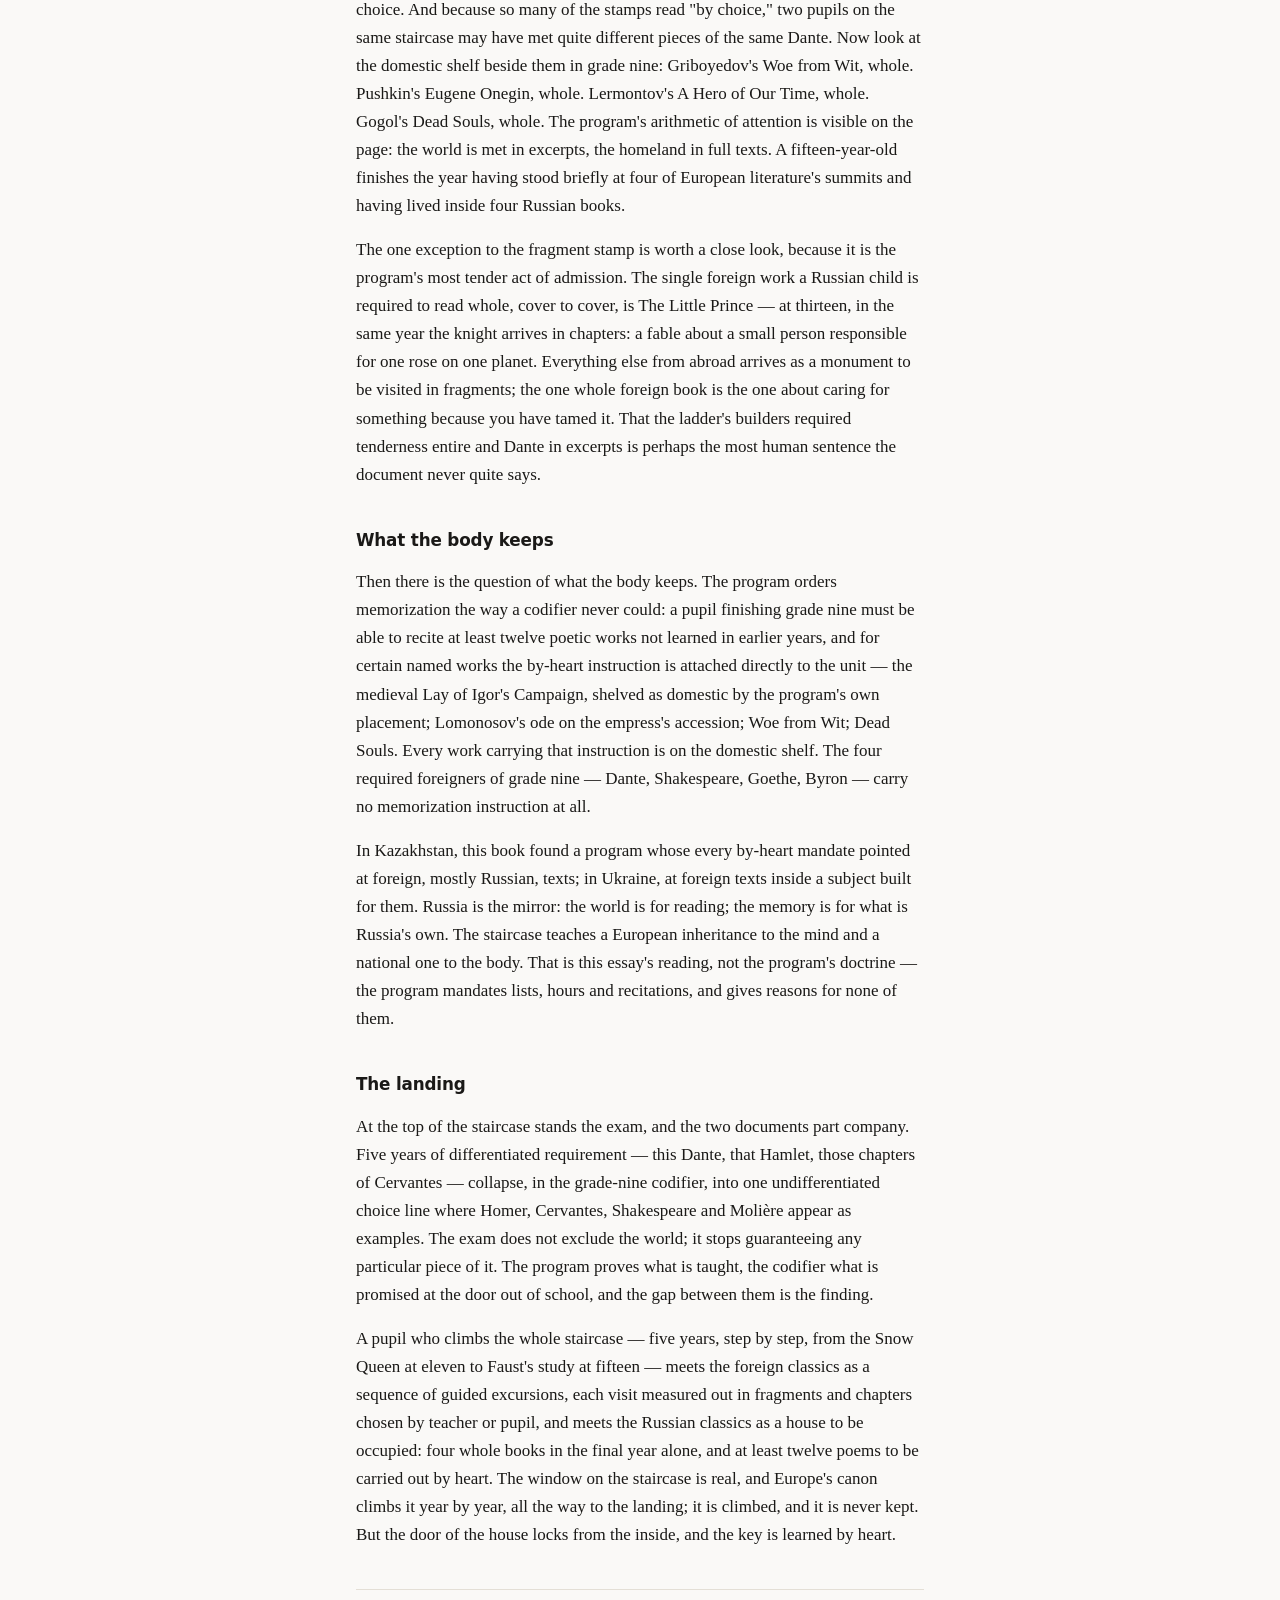
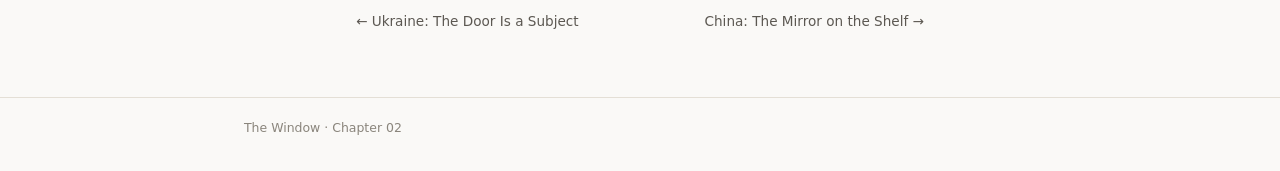
<file: chapters/02-russia.html>
<!DOCTYPE html>
<html lang="en">
<head>
<meta charset="utf-8">
<meta name="viewport" content="width=device-width, initial-scale=1">
<!-- source: drafts/reader/ru.md -->
<title>Russia: The Staircase — The Window</title>
<meta name="description" content="Five years of Europe&#x27;s canon climbed step by step — and a domestic shelf that keeps all four of the by-heart texts.">
<link rel="stylesheet" href="../static/style.css">
<script src="../static/theme.js"></script>
</head>
<body>
<header class="site-header">
  <div class="wrap">
    <a class="brand" href="../index.html">The <span>Window</span></a>
    <nav class="site-nav" aria-label="Site">
      <a href="../index.html">Contents</a>
      <a href="../about.html">Method</a>
      <button class="theme-toggle" type="button">☾ Dark</button>
    </nav>
  </div>
</header>

<main class="wrap">
  <p class="kicker">The Post-Soviet Quartet · Chapter 02</p>
  <h1>Russia: The Staircase</h1>
  <p class="lede">A Russian child enters fifth grade at eleven, and somewhere in Moscow a document already knows, year by year, which foreigners they are going to meet on the way up.</p>
  <p>At eleven, the world arrives as story: the myths of the world's peoples, required; Andersen's Snow Queen or another of his tales; a choice of Carroll or Tolkien; two works from a childhood shelf holding Twain, London and Bradbury; two adventures, with Stevenson as the printed example. At twelve it gets serious: Homer, in fragments, required; then Defoe's island, required; then Swift's giants and academies, required. At thirteen, Cervantes — the knight himself, chapters of him — and The Little Prince, whole. At fourteen, Shakespeare twice: a sonnet or two of the pupil's choosing, and Romeo and Juliet, required, with Molière's bourgeois gentleman for comedy. And at fifteen, the year this book measures every country at, the staircase reaches its landing: Dante at the gates of the afterlife, Hamlet on the battlements, Faust in his study, Byron's Childe Harold on the road — all four required — with two further slots where a pupil picks a Byron lyric and a teacher picks Hoffmann, Hugo or Scott.</p>
  <p>That is a real window, and it is not the one Russia is usually judged by. Judge it by the exam and you would conclude the window barely exists: the grade-nine examination codifier compresses all foreign literature into a single choice line, a parenthesis holding Homer, Cervantes, Shakespeare and Molière as examples. But the exam is only the door out of school. The window is on the staircase, and the staircase is written down in the federal working program for literature — directly binding, since September 2023, on every organization teaching a state-accredited basic general education program. The program is not advice. It is the floor plan.</p>
  <section>
    <h2>Facing one direction</h2>
    <p>So Russia turns out to run a large mandatory foreign shelf — twelve required foreign rows across the five grades, before any teacher makes any choice — and a narrow one. Walk the fixed, named core of the ladder and look at who is on it. Homer is ancient Greece; Dante is the Middle Ages; Cervantes, Shakespeare and Molière the sixteenth and seventeenth centuries; Defoe and Swift the eighteenth; Goethe and Byron the early nineteenth. The newest author on that named mandatory core is Saint-Exupéry, and he is there as a fable. The choice shelves widen the picture — Twain, London, Bradbury, Harper Lee, O. Henry and Cooper wait in the optional slots, so the named shelf as a whole is Europe plus North America — but no named author from Asia, Africa or Latin America appears anywhere in the twenty-six foreign rows; those worlds enter only anonymously, in grade five's myths and tales of the world's peoples. The required window faces in one direction: the European classics, its named core ending roughly where the twentieth century begins. Russia's program does not import the world. It imports the canon of Europe, as a stated inheritance.</p>
  </section>
  <section>
    <h2>Fragments and wholes</h2>
    <p>And it imports it in pieces. Look again at how the required foreigners arrive: Homer in fragments; Defoe and Swift in selected chapters; Cervantes in chapters; Shakespeare's tragedy in fragments of the pupil's or teacher's choosing; Dante in at least two fragments; Faust in at least two; Childe Harold in at least one. Ten of the eleven named required foreign works carry that stamp — fragments, chapters, by choice. And because so many of the stamps read "by choice," two pupils on the same staircase may have met quite different pieces of the same Dante. Now look at the domestic shelf beside them in grade nine: Griboyedov's Woe from Wit, whole. Pushkin's Eugene Onegin, whole. Lermontov's A Hero of Our Time, whole. Gogol's Dead Souls, whole. The program's arithmetic of attention is visible on the page: the world is met in excerpts, the homeland in full texts. A fifteen-year-old finishes the year having stood briefly at four of European literature's summits and having lived inside four Russian books.</p>
    <p>The one exception to the fragment stamp is worth a close look, because it is the program's most tender act of admission. The single foreign work a Russian child is required to read whole, cover to cover, is The Little Prince — at thirteen, in the same year the knight arrives in chapters: a fable about a small person responsible for one rose on one planet. Everything else from abroad arrives as a monument to be visited in fragments; the one whole foreign book is the one about caring for something because you have tamed it. That the ladder's builders required tenderness entire and Dante in excerpts is perhaps the most human sentence the document never quite says.</p>
  </section>
  <section>
    <h2>What the body keeps</h2>
    <p>Then there is the question of what the body keeps. The program orders memorization the way a codifier never could: a pupil finishing grade nine must be able to recite at least twelve poetic works not learned in earlier years, and for certain named works the by-heart instruction is attached directly to the unit — the medieval Lay of Igor's Campaign, shelved as domestic by the program's own placement; Lomonosov's ode on the empress's accession; Woe from Wit; Dead Souls. Every work carrying that instruction is on the domestic shelf. The four required foreigners of grade nine — Dante, Shakespeare, Goethe, Byron — carry no memorization instruction at all.</p>
    <p>In Kazakhstan, this book found a program whose every by-heart mandate pointed at foreign, mostly Russian, texts; in Ukraine, at foreign texts inside a subject built for them. Russia is the mirror: the world is for reading; the memory is for what is Russia's own. The staircase teaches a European inheritance to the mind and a national one to the body. That is this essay's reading, not the program's doctrine — the program mandates lists, hours and recitations, and gives reasons for none of them.</p>
  </section>
  <section>
    <h2>The landing</h2>
    <p>At the top of the staircase stands the exam, and the two documents part company. Five years of differentiated requirement — this Dante, that Hamlet, those chapters of Cervantes — collapse, in the grade-nine codifier, into one undifferentiated choice line where Homer, Cervantes, Shakespeare and Molière appear as examples. The exam does not exclude the world; it stops guaranteeing any particular piece of it. The program proves what is taught, the codifier what is promised at the door out of school, and the gap between them is the finding.</p>
    <p>A pupil who climbs the whole staircase — five years, step by step, from the Snow Queen at eleven to Faust's study at fifteen — meets the foreign classics as a sequence of guided excursions, each visit measured out in fragments and chapters chosen by teacher or pupil, and meets the Russian classics as a house to be occupied: four whole books in the final year alone, and at least twelve poems to be carried out by heart. The window on the staircase is real, and Europe's canon climbs it year by year, all the way to the landing; it is climbed, and it is never kept. But the door of the house locks from the inside, and the key is learned by heart.</p>
  </section>
  <nav class="chapter-nav" aria-label="Chapter">
    <a href="01-ukraine.html">← Ukraine: The Door Is a Subject</a>
    <a href="04-china.html">China: The Mirror on the Shelf →</a>
  </nav>
</main>

<footer class="site-footer">
  <div class="wrap">
    <p>The Window · Chapter 02</p>
  </div>
</footer>

</body>
</html>
</file>
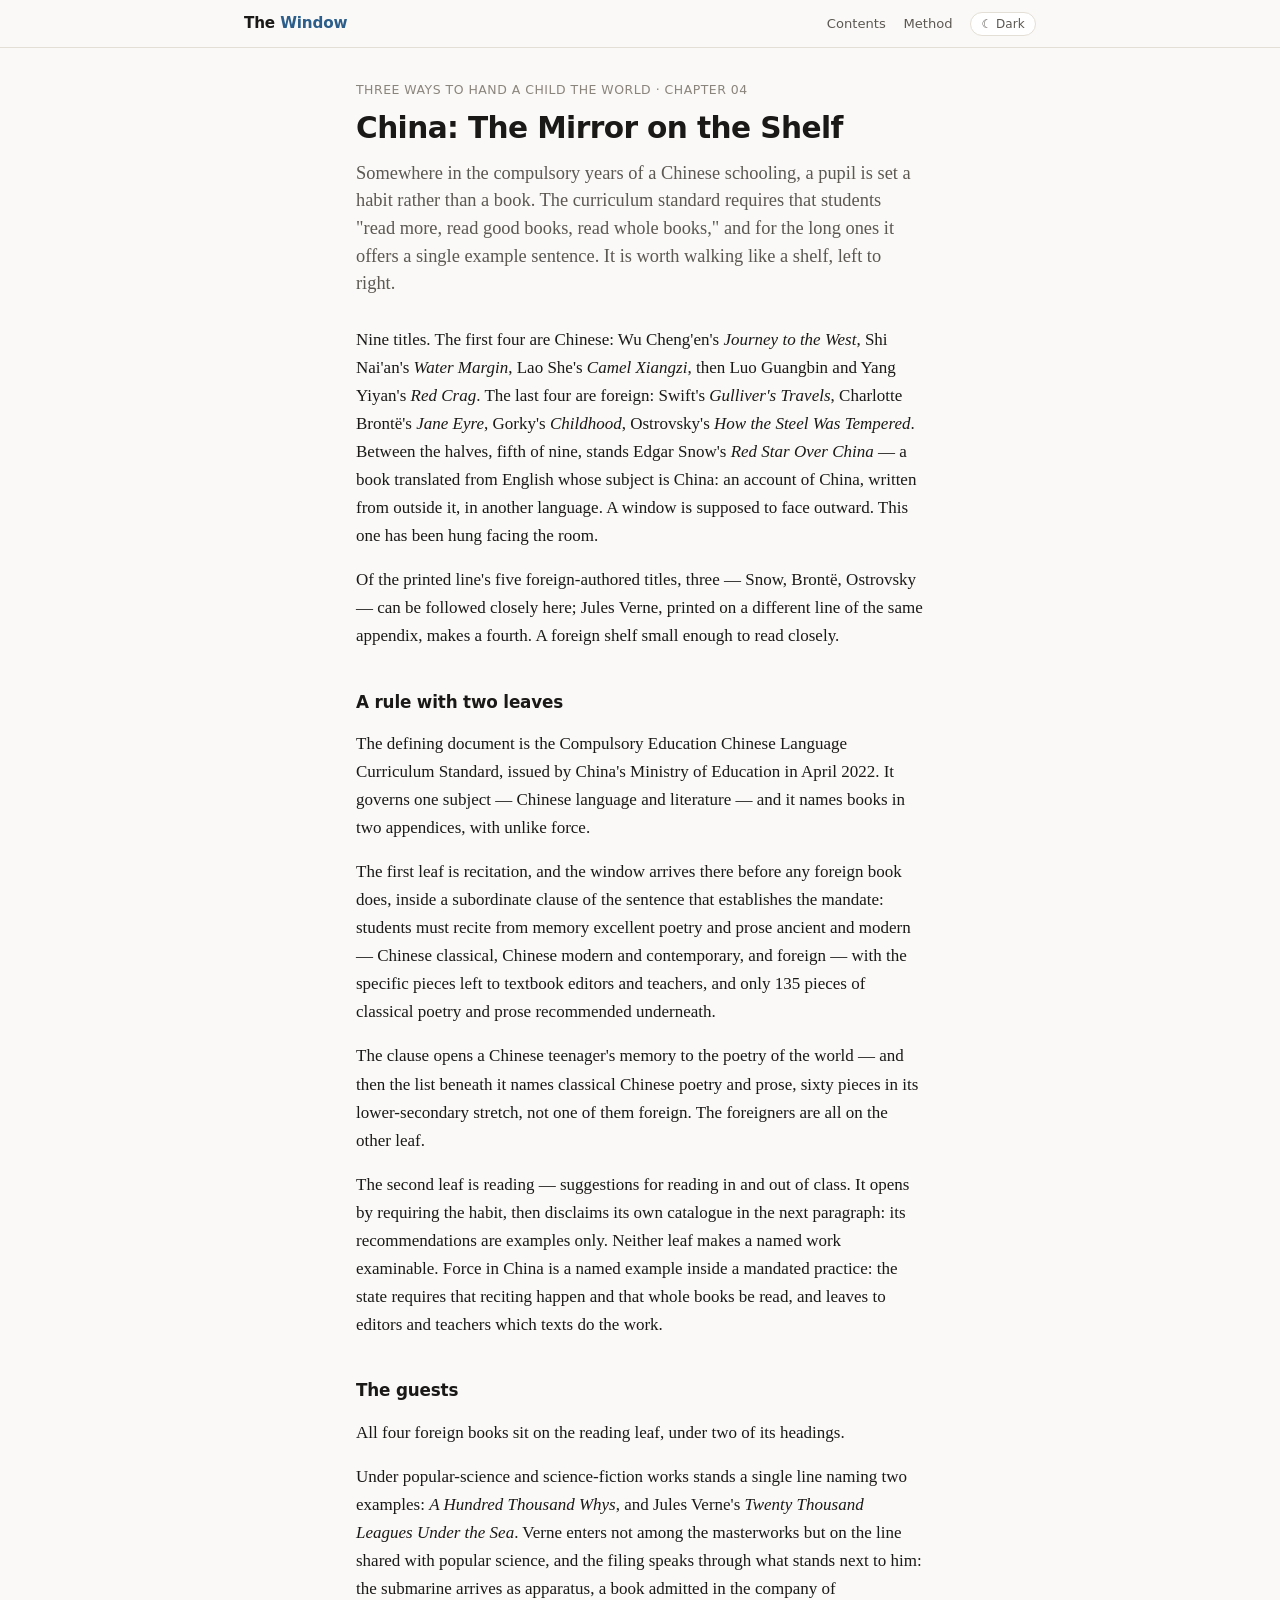
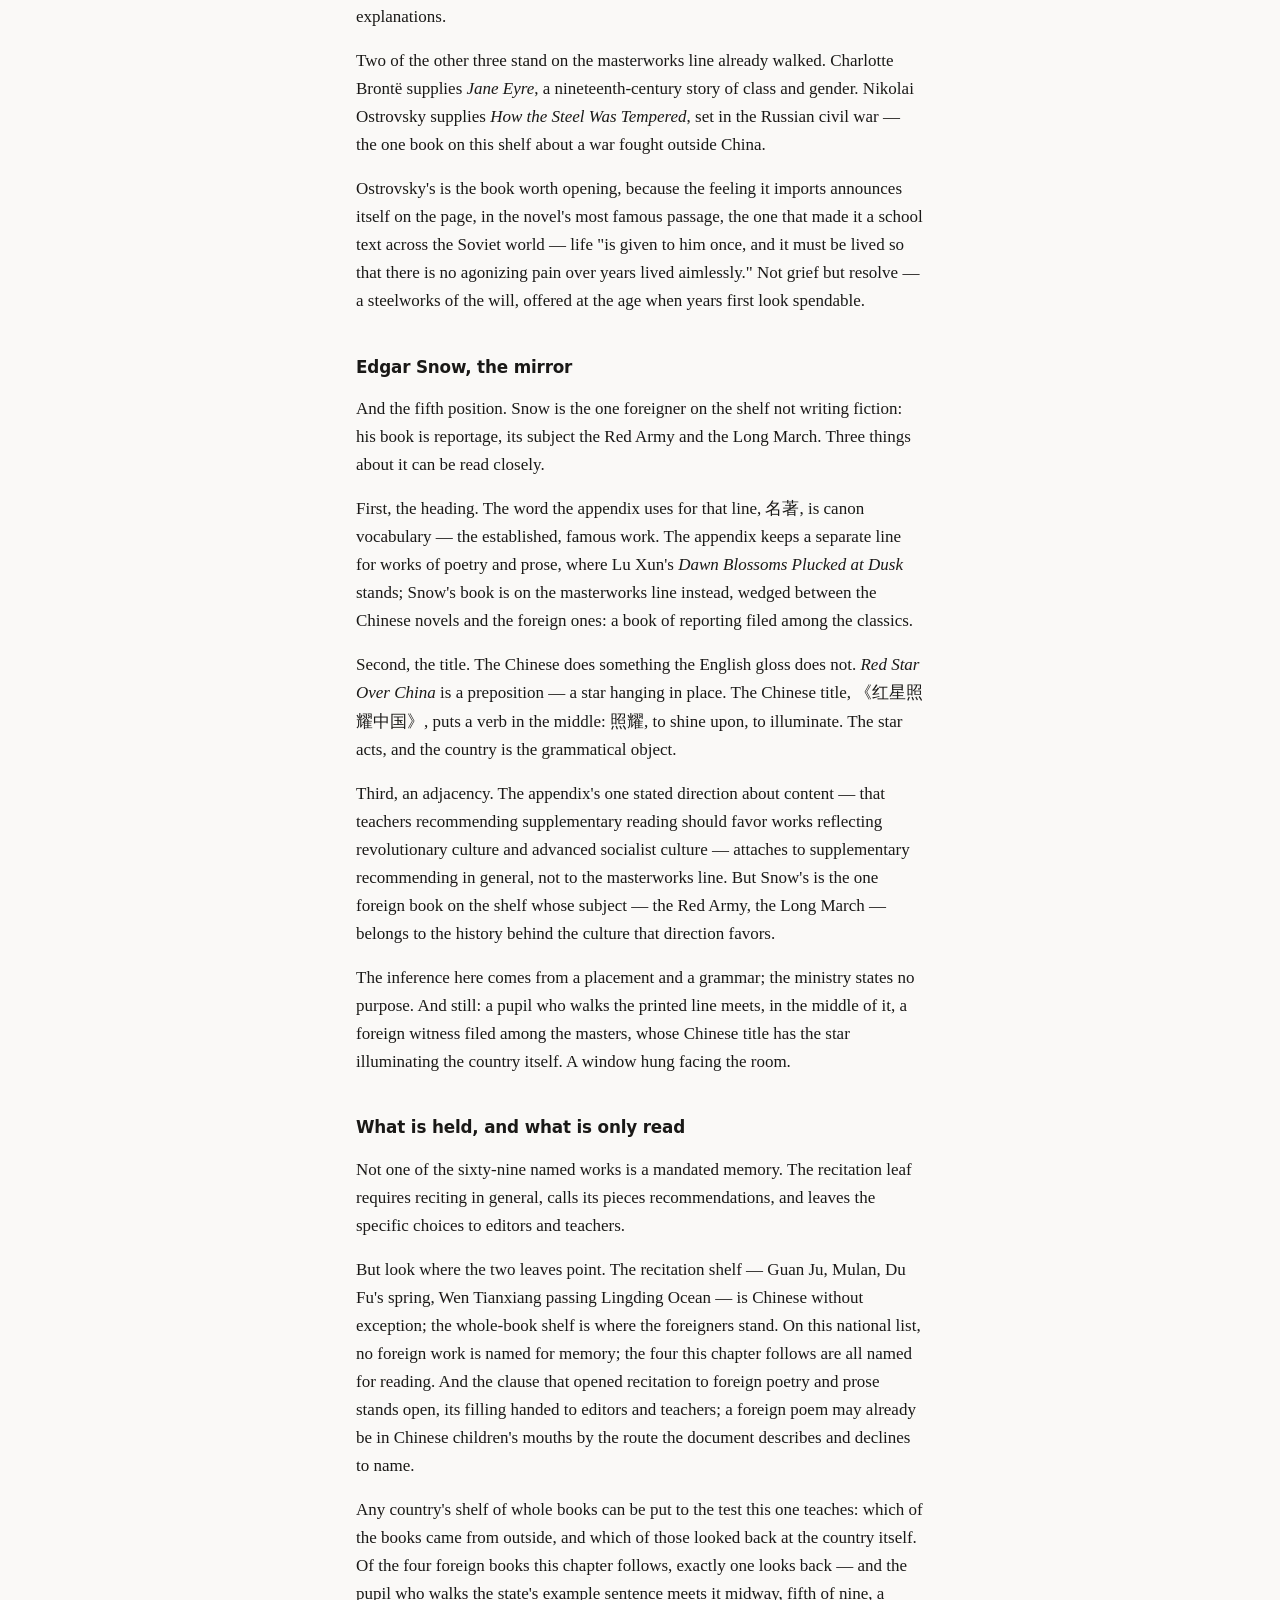
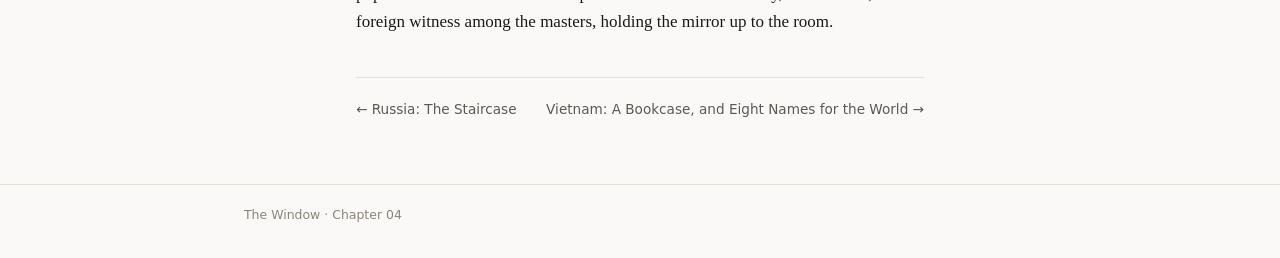
<file: chapters/04-china.html>
<!DOCTYPE html>
<html lang="en">
<head>
<meta charset="utf-8">
<meta name="viewport" content="width=device-width, initial-scale=1">
<!-- source: drafts/reader/cn.md -->
<title>China: The Mirror on the Shelf — The Window</title>
<meta name="description" content="Nine required books, four of them foreign — and one of the four is a foreigner&#x27;s book about China itself.">
<link rel="stylesheet" href="../static/style.css">
<script src="../static/theme.js"></script>
</head>
<body>
<header class="site-header">
  <div class="wrap">
    <a class="brand" href="../index.html">The <span>Window</span></a>
    <nav class="site-nav" aria-label="Site">
      <a href="../index.html">Contents</a>
      <a href="../about.html">Method</a>
      <button class="theme-toggle" type="button">☾ Dark</button>
    </nav>
  </div>
</header>

<main class="wrap">
  <p class="kicker">Three Ways to Hand a Child the World · Chapter 04</p>
  <h1>China: The Mirror on the Shelf</h1>
  <p class="lede">Somewhere in the compulsory years of a Chinese schooling, a pupil is set a habit rather than a book. The curriculum standard requires that students "read more, read good books, read whole books," and for the long ones it offers a single example sentence. It is worth walking like a shelf, left to right.</p>
  <p>Nine titles. The first four are Chinese: Wu Cheng'en's <em>Journey to the West</em>, Shi Nai'an's <em>Water Margin</em>, Lao She's <em>Camel Xiangzi</em>, then Luo Guangbin and Yang Yiyan's <em>Red Crag</em>. The last four are foreign: Swift's <em>Gulliver's Travels</em>, Charlotte Brontë's <em>Jane Eyre</em>, Gorky's <em>Childhood</em>, Ostrovsky's <em>How the Steel Was Tempered</em>. Between the halves, fifth of nine, stands Edgar Snow's <em>Red Star Over China</em> — a book translated from English whose subject is China: an account of China, written from outside it, in another language. A window is supposed to face outward. This one has been hung facing the room.</p>
  <p>Of the printed line's five foreign-authored titles, three — Snow, Brontë, Ostrovsky — can be followed closely here; Jules Verne, printed on a different line of the same appendix, makes a fourth. A foreign shelf small enough to read closely.</p>
  <section>
    <h2>A rule with two leaves</h2>
    <p>The defining document is the Compulsory Education Chinese Language Curriculum Standard, issued by China's Ministry of Education in April 2022. It governs one subject — Chinese language and literature — and it names books in two appendices, with unlike force.</p>
    <p>The first leaf is recitation, and the window arrives there before any foreign book does, inside a subordinate clause of the sentence that establishes the mandate: students must recite from memory excellent poetry and prose ancient and modern — Chinese classical, Chinese modern and contemporary, and foreign — with the specific pieces left to textbook editors and teachers, and only 135 pieces of classical poetry and prose recommended underneath.</p>
    <p>The clause opens a Chinese teenager's memory to the poetry of the world — and then the list beneath it names classical Chinese poetry and prose, sixty pieces in its lower-secondary stretch, not one of them foreign. The foreigners are all on the other leaf.</p>
    <p>The second leaf is reading — suggestions for reading in and out of class. It opens by requiring the habit, then disclaims its own catalogue in the next paragraph: its recommendations are examples only. Neither leaf makes a named work examinable. Force in China is a named example inside a mandated practice: the state requires that reciting happen and that whole books be read, and leaves to editors and teachers which texts do the work.</p>
  </section>
  <section>
    <h2>The guests</h2>
    <p>All four foreign books sit on the reading leaf, under two of its headings.</p>
    <p>Under popular-science and science-fiction works stands a single line naming two examples: <em>A Hundred Thousand Whys</em>, and Jules Verne's <em>Twenty Thousand Leagues Under the Sea</em>. Verne enters not among the masterworks but on the line shared with popular science, and the filing speaks through what stands next to him: the submarine arrives as apparatus, a book admitted in the company of explanations.</p>
    <p>Two of the other three stand on the masterworks line already walked. Charlotte Brontë supplies <em>Jane Eyre</em>, a nineteenth-century story of class and gender. Nikolai Ostrovsky supplies <em>How the Steel Was Tempered</em>, set in the Russian civil war — the one book on this shelf about a war fought outside China.</p>
    <p>Ostrovsky's is the book worth opening, because the feeling it imports announces itself on the page, in the novel's most famous passage, the one that made it a school text across the Soviet world — life "is given to him once, and it must be lived so that there is no agonizing pain over years lived aimlessly." Not grief but resolve — a steelworks of the will, offered at the age when years first look spendable.</p>
  </section>
  <section>
    <h2>Edgar Snow, the mirror</h2>
    <p>And the fifth position. Snow is the one foreigner on the shelf not writing fiction: his book is reportage, its subject the Red Army and the Long March. Three things about it can be read closely.</p>
    <p>First, the heading. The word the appendix uses for that line, 名著, is canon vocabulary — the established, famous work. The appendix keeps a separate line for works of poetry and prose, where Lu Xun's <em>Dawn Blossoms Plucked at Dusk</em> stands; Snow's book is on the masterworks line instead, wedged between the Chinese novels and the foreign ones: a book of reporting filed among the classics.</p>
    <p>Second, the title. The Chinese does something the English gloss does not. <em>Red Star Over China</em> is a preposition — a star hanging in place. The Chinese title, 《红星照耀中国》, puts a verb in the middle: 照耀, to shine upon, to illuminate. The star acts, and the country is the grammatical object.</p>
    <p>Third, an adjacency. The appendix's one stated direction about content — that teachers recommending supplementary reading should favor works reflecting revolutionary culture and advanced socialist culture — attaches to supplementary recommending in general, not to the masterworks line. But Snow's is the one foreign book on the shelf whose subject — the Red Army, the Long March — belongs to the history behind the culture that direction favors.</p>
    <p>The inference here comes from a placement and a grammar; the ministry states no purpose. And still: a pupil who walks the printed line meets, in the middle of it, a foreign witness filed among the masters, whose Chinese title has the star illuminating the country itself. A window hung facing the room.</p>
  </section>
  <section>
    <h2>What is held, and what is only read</h2>
    <p>Not one of the sixty-nine named works is a mandated memory. The recitation leaf requires reciting in general, calls its pieces recommendations, and leaves the specific choices to editors and teachers.</p>
    <p>But look where the two leaves point. The recitation shelf — Guan Ju, Mulan, Du Fu's spring, Wen Tianxiang passing Lingding Ocean — is Chinese without exception; the whole-book shelf is where the foreigners stand. On this national list, no foreign work is named for memory; the four this chapter follows are all named for reading. And the clause that opened recitation to foreign poetry and prose stands open, its filling handed to editors and teachers; a foreign poem may already be in Chinese children's mouths by the route the document describes and declines to name.</p>
    <p>Any country's shelf of whole books can be put to the test this one teaches: which of the books came from outside, and which of those looked back at the country itself. Of the four foreign books this chapter follows, exactly one looks back — and the pupil who walks the state's example sentence meets it midway, fifth of nine, a foreign witness among the masters, holding the mirror up to the room.</p>
  </section>
  <nav class="chapter-nav" aria-label="Chapter">
    <a href="02-russia.html">← Russia: The Staircase</a>
    <a href="05-vietnam.html">Vietnam: A Bookcase, and Eight Names for the World →</a>
  </nav>
</main>

<footer class="site-footer">
  <div class="wrap">
    <p>The Window · Chapter 04</p>
  </div>
</footer>

</body>
</html>
</file>
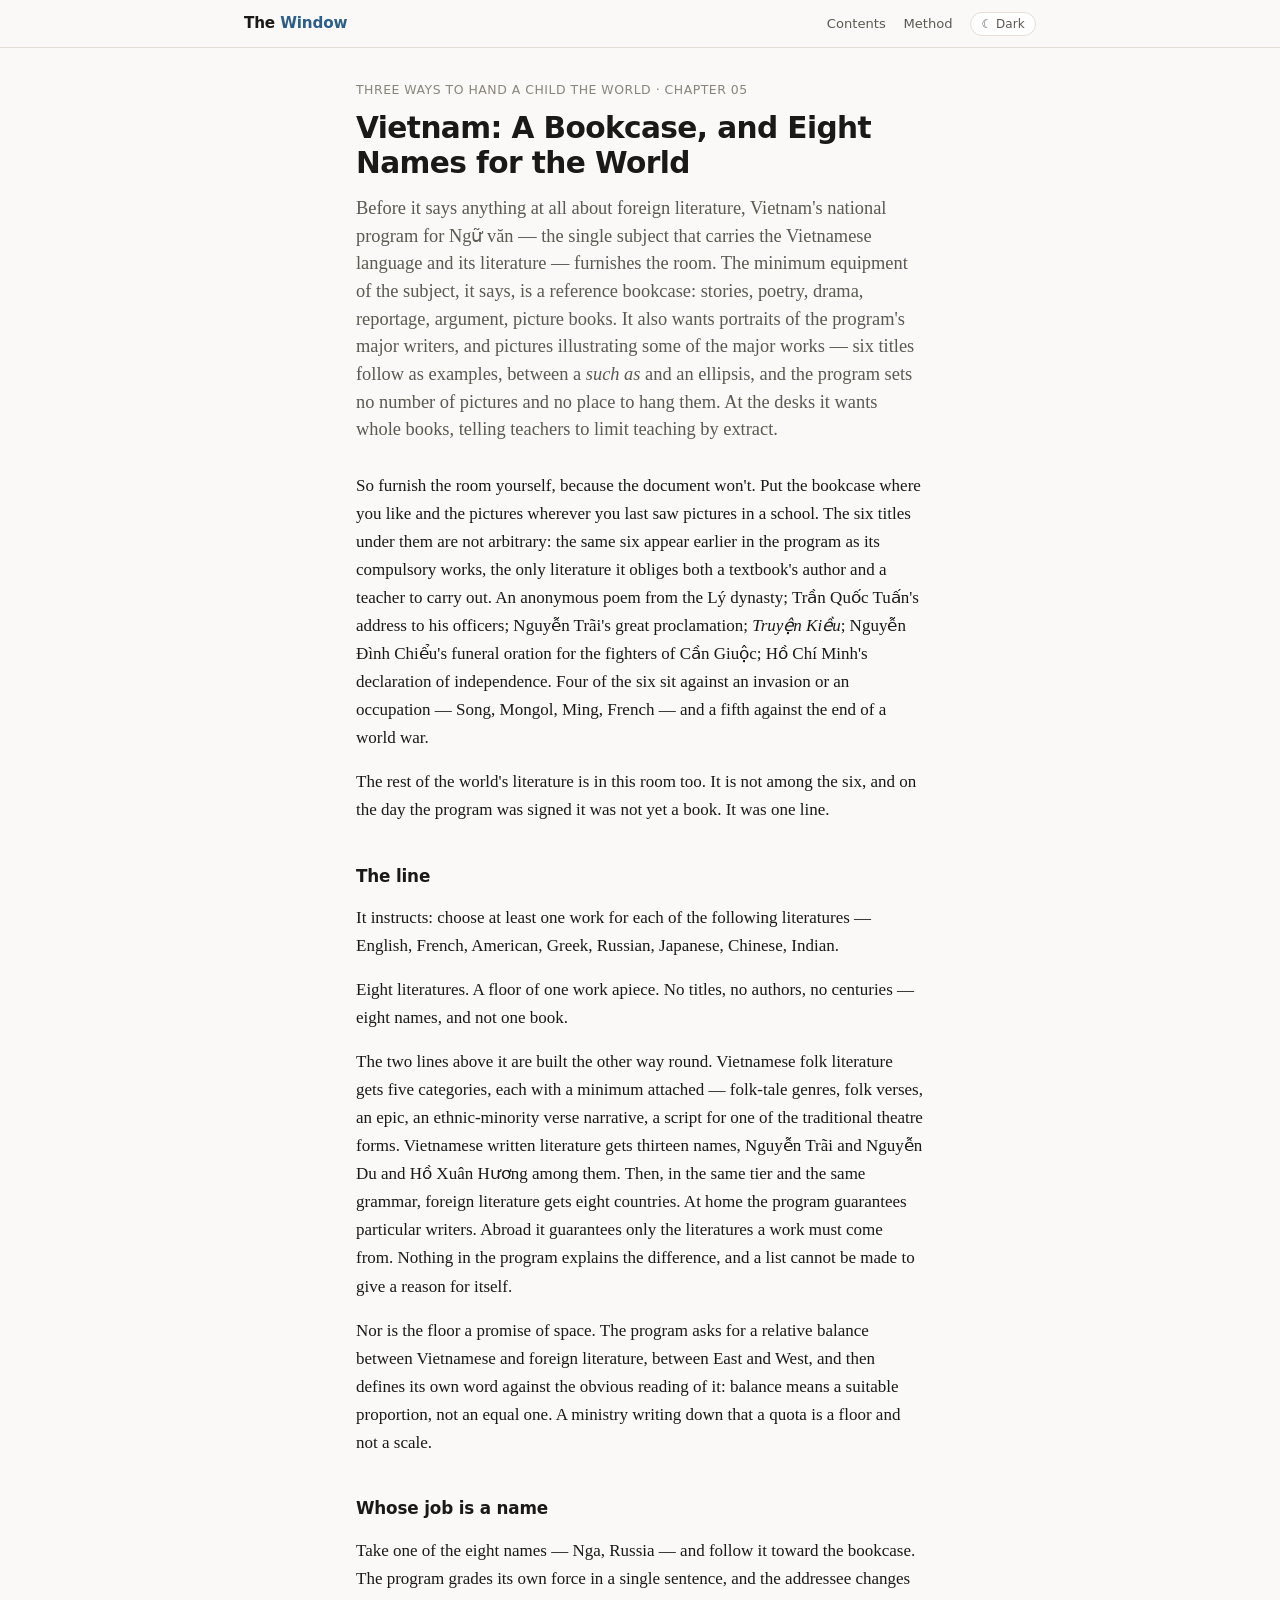
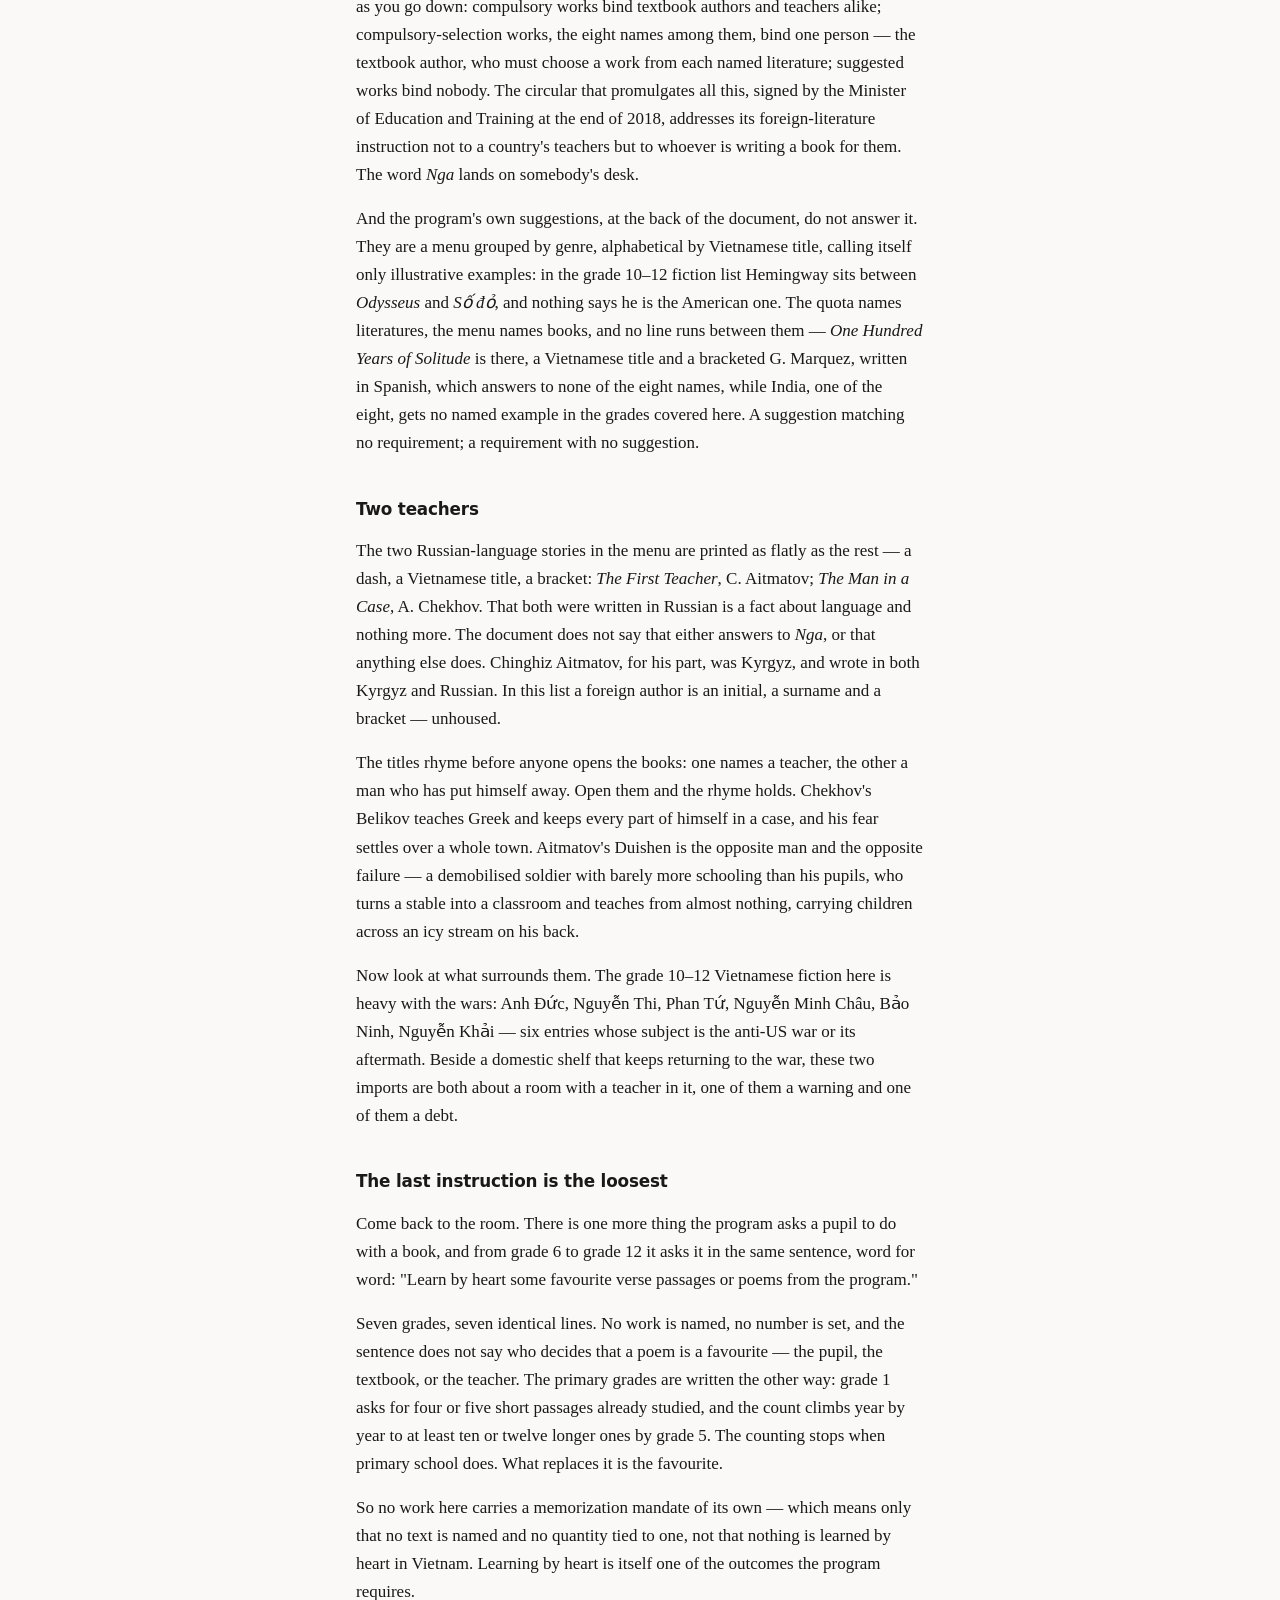
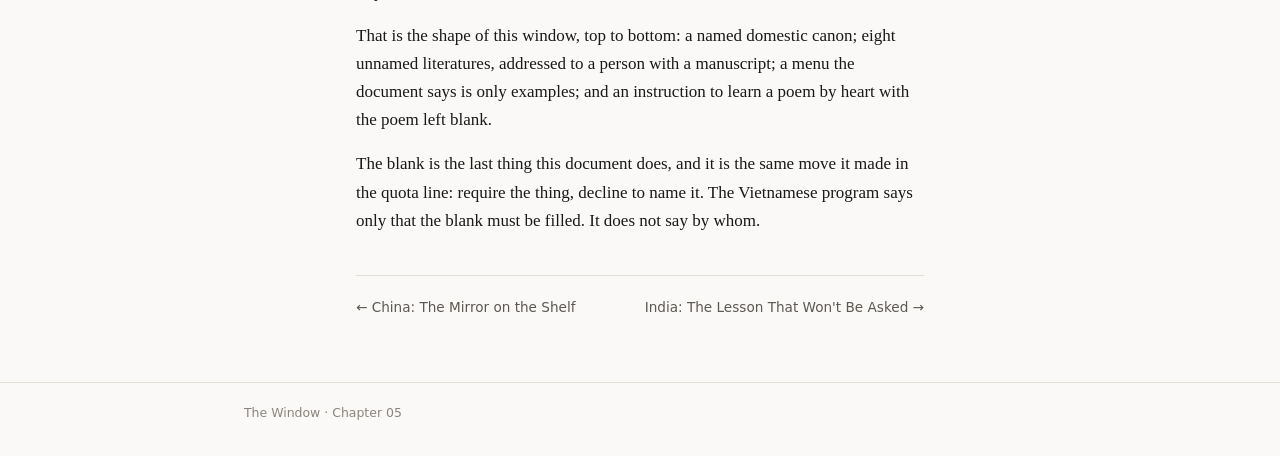
<file: chapters/05-vietnam.html>
<!DOCTYPE html>
<html lang="en">
<head>
<meta charset="utf-8">
<meta name="viewport" content="width=device-width, initial-scale=1">
<!-- source: drafts/reader/vn.md -->
<title>Vietnam: A Bookcase, and Eight Names for the World — The Window</title>
<meta name="description" content="The state requires eight named foreign literatures and leaves every author slot for the textbook to fill.">
<link rel="stylesheet" href="../static/style.css">
<script src="../static/theme.js"></script>
</head>
<body>
<header class="site-header">
  <div class="wrap">
    <a class="brand" href="../index.html">The <span>Window</span></a>
    <nav class="site-nav" aria-label="Site">
      <a href="../index.html">Contents</a>
      <a href="../about.html">Method</a>
      <button class="theme-toggle" type="button">☾ Dark</button>
    </nav>
  </div>
</header>

<main class="wrap">
  <p class="kicker">Three Ways to Hand a Child the World · Chapter 05</p>
  <h1>Vietnam: A Bookcase, and Eight Names for the World</h1>
  <p class="lede">Before it says anything at all about foreign literature, Vietnam's national program for Ngữ văn — the single subject that carries the Vietnamese language and its literature — furnishes the room. The minimum equipment of the subject, it says, is a reference bookcase: stories, poetry, drama, reportage, argument, picture books. It also wants portraits of the program's major writers, and pictures illustrating some of the major works — six titles follow as examples, between a <em>such as</em> and an ellipsis, and the program sets no number of pictures and no place to hang them. At the desks it wants whole books, telling teachers to limit teaching by extract.</p>
  <p>So furnish the room yourself, because the document won't. Put the bookcase where you like and the pictures wherever you last saw pictures in a school. The six titles under them are not arbitrary: the same six appear earlier in the program as its compulsory works, the only literature it obliges both a textbook's author and a teacher to carry out. An anonymous poem from the Lý dynasty; Trần Quốc Tuấn's address to his officers; Nguyễn Trãi's great proclamation; <em>Truyện Kiều</em>; Nguyễn Đình Chiểu's funeral oration for the fighters of Cần Giuộc; Hồ Chí Minh's declaration of independence. Four of the six sit against an invasion or an occupation — Song, Mongol, Ming, French — and a fifth against the end of a world war.</p>
  <p>The rest of the world's literature is in this room too. It is not among the six, and on the day the program was signed it was not yet a book. It was one line.</p>
  <section>
    <h2>The line</h2>
    <p>It instructs: choose at least one work for each of the following literatures — English, French, American, Greek, Russian, Japanese, Chinese, Indian.</p>
    <p>Eight literatures. A floor of one work apiece. No titles, no authors, no centuries — eight names, and not one book.</p>
    <p>The two lines above it are built the other way round. Vietnamese folk literature gets five categories, each with a minimum attached — folk-tale genres, folk verses, an epic, an ethnic-minority verse narrative, a script for one of the traditional theatre forms. Vietnamese written literature gets thirteen names, Nguyễn Trãi and Nguyễn Du and Hồ Xuân Hương among them. Then, in the same tier and the same grammar, foreign literature gets eight countries. At home the program guarantees particular writers. Abroad it guarantees only the literatures a work must come from. Nothing in the program explains the difference, and a list cannot be made to give a reason for itself.</p>
    <p>Nor is the floor a promise of space. The program asks for a relative balance between Vietnamese and foreign literature, between East and West, and then defines its own word against the obvious reading of it: balance means a suitable proportion, not an equal one. A ministry writing down that a quota is a floor and not a scale.</p>
  </section>
  <section>
    <h2>Whose job is a name</h2>
    <p>Take one of the eight names — Nga, Russia — and follow it toward the bookcase. The program grades its own force in a single sentence, and the addressee changes as you go down: compulsory works bind textbook authors and teachers alike; compulsory-selection works, the eight names among them, bind one person — the textbook author, who must choose a work from each named literature; suggested works bind nobody. The circular that promulgates all this, signed by the Minister of Education and Training at the end of 2018, addresses its foreign-literature instruction not to a country's teachers but to whoever is writing a book for them. The word <em>Nga</em> lands on somebody's desk.</p>
    <p>And the program's own suggestions, at the back of the document, do not answer it. They are a menu grouped by genre, alphabetical by Vietnamese title, calling itself only illustrative examples: in the grade 10–12 fiction list Hemingway sits between <em>Odysseus</em> and <em>Số đỏ</em>, and nothing says he is the American one. The quota names literatures, the menu names books, and no line runs between them — <em>One Hundred Years of Solitude</em> is there, a Vietnamese title and a bracketed G. Marquez, written in Spanish, which answers to none of the eight names, while India, one of the eight, gets no named example in the grades covered here. A suggestion matching no requirement; a requirement with no suggestion.</p>
  </section>
  <section>
    <h2>Two teachers</h2>
    <p>The two Russian-language stories in the menu are printed as flatly as the rest — a dash, a Vietnamese title, a bracket: <em>The First Teacher</em>, C. Aitmatov; <em>The Man in a Case</em>, A. Chekhov. That both were written in Russian is a fact about language and nothing more. The document does not say that either answers to <em>Nga</em>, or that anything else does. Chinghiz Aitmatov, for his part, was Kyrgyz, and wrote in both Kyrgyz and Russian. In this list a foreign author is an initial, a surname and a bracket — unhoused.</p>
    <p>The titles rhyme before anyone opens the books: one names a teacher, the other a man who has put himself away. Open them and the rhyme holds. Chekhov's Belikov teaches Greek and keeps every part of himself in a case, and his fear settles over a whole town. Aitmatov's Duishen is the opposite man and the opposite failure — a demobilised soldier with barely more schooling than his pupils, who turns a stable into a classroom and teaches from almost nothing, carrying children across an icy stream on his back.</p>
    <p>Now look at what surrounds them. The grade 10–12 Vietnamese fiction here is heavy with the wars: Anh Đức, Nguyễn Thi, Phan Tứ, Nguyễn Minh Châu, Bảo Ninh, Nguyễn Khải — six entries whose subject is the anti-US war or its aftermath. Beside a domestic shelf that keeps returning to the war, these two imports are both about a room with a teacher in it, one of them a warning and one of them a debt.</p>
  </section>
  <section>
    <h2>The last instruction is the loosest</h2>
    <p>Come back to the room. There is one more thing the program asks a pupil to do with a book, and from grade 6 to grade 12 it asks it in the same sentence, word for word: "Learn by heart some favourite verse passages or poems from the program."</p>
    <p>Seven grades, seven identical lines. No work is named, no number is set, and the sentence does not say who decides that a poem is a favourite — the pupil, the textbook, or the teacher. The primary grades are written the other way: grade 1 asks for four or five short passages already studied, and the count climbs year by year to at least ten or twelve longer ones by grade 5. The counting stops when primary school does. What replaces it is the favourite.</p>
    <p>So no work here carries a memorization mandate of its own — which means only that no text is named and no quantity tied to one, not that nothing is learned by heart in Vietnam. Learning by heart is itself one of the outcomes the program requires.</p>
    <p>That is the shape of this window, top to bottom: a named domestic canon; eight unnamed literatures, addressed to a person with a manuscript; a menu the document says is only examples; and an instruction to learn a poem by heart with the poem left blank.</p>
    <p>The blank is the last thing this document does, and it is the same move it made in the quota line: require the thing, decline to name it. The Vietnamese program says only that the blank must be filled. It does not say by whom.</p>
  </section>
  <nav class="chapter-nav" aria-label="Chapter">
    <a href="04-china.html">← China: The Mirror on the Shelf</a>
    <a href="06-india.html">India: The Lesson That Won&#x27;t Be Asked →</a>
  </nav>
</main>

<footer class="site-footer">
  <div class="wrap">
    <p>The Window · Chapter 05</p>
  </div>
</footer>

</body>
</html>
</file>
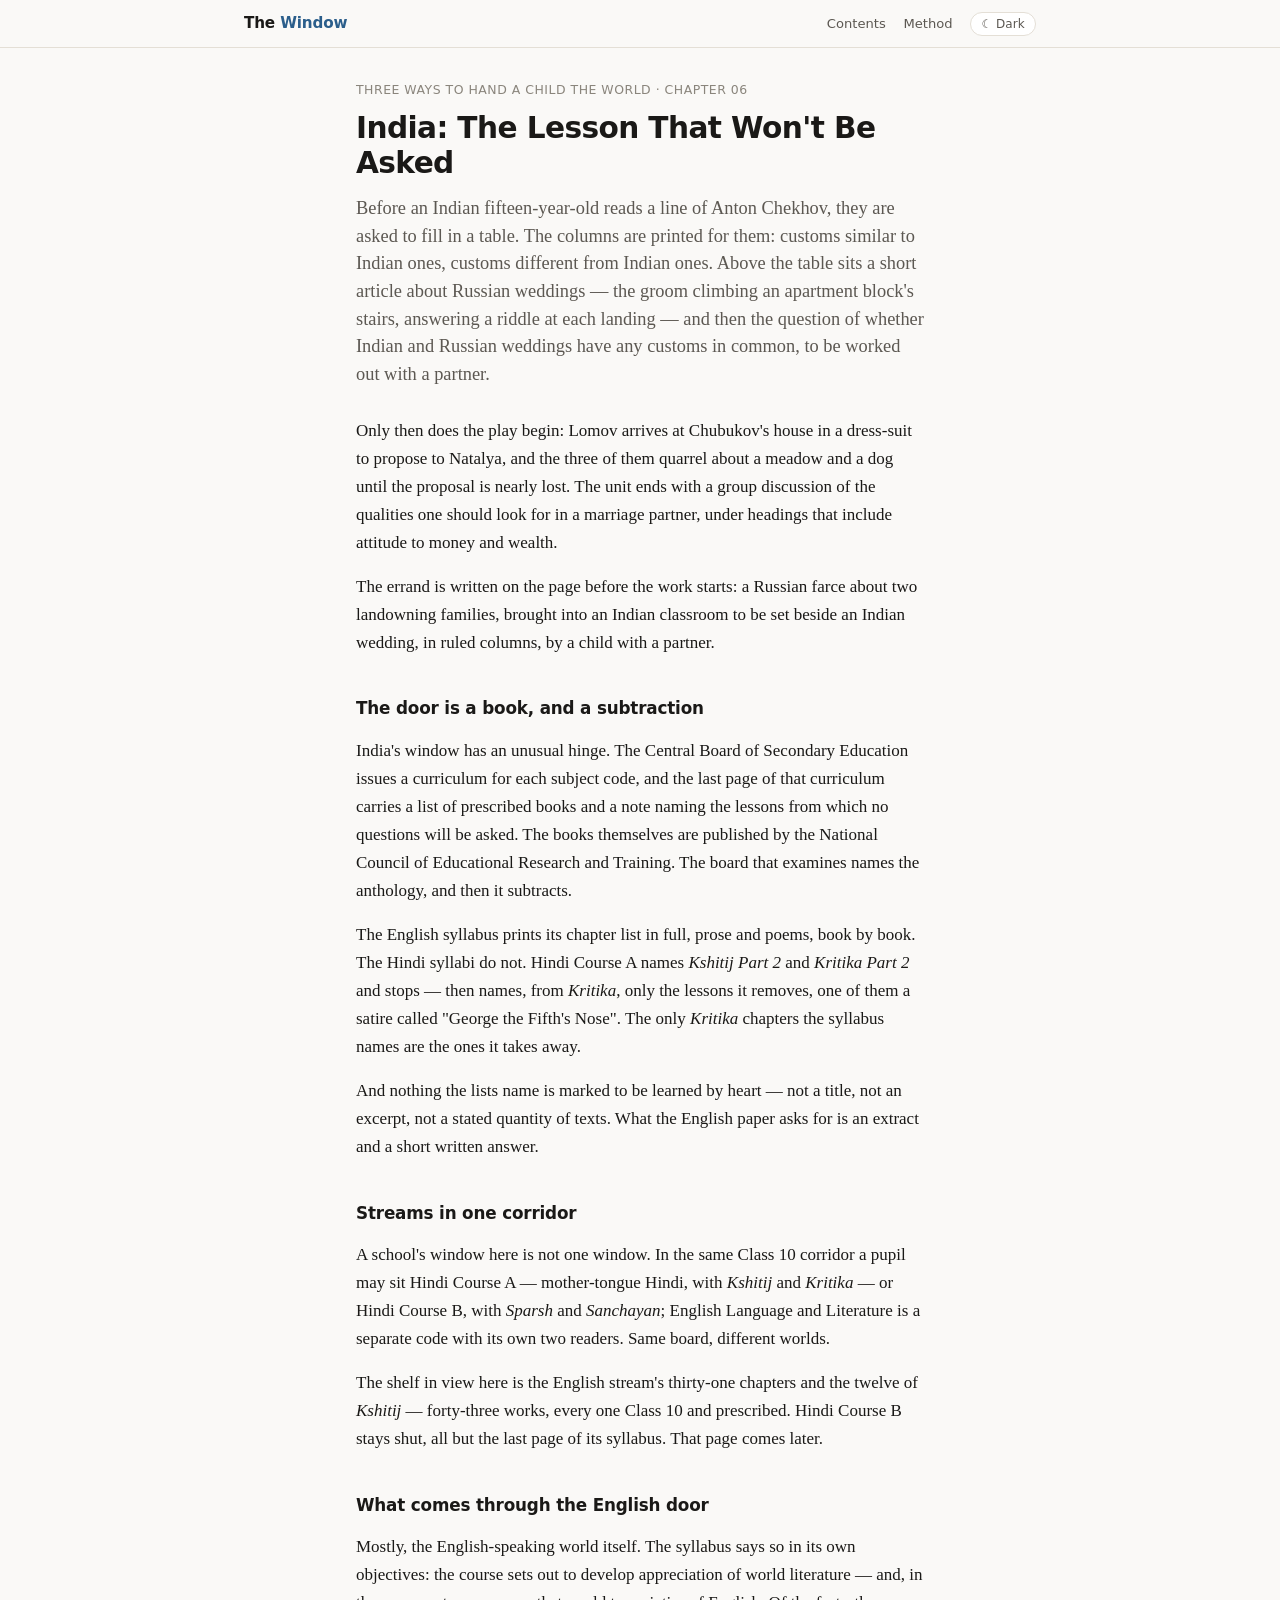
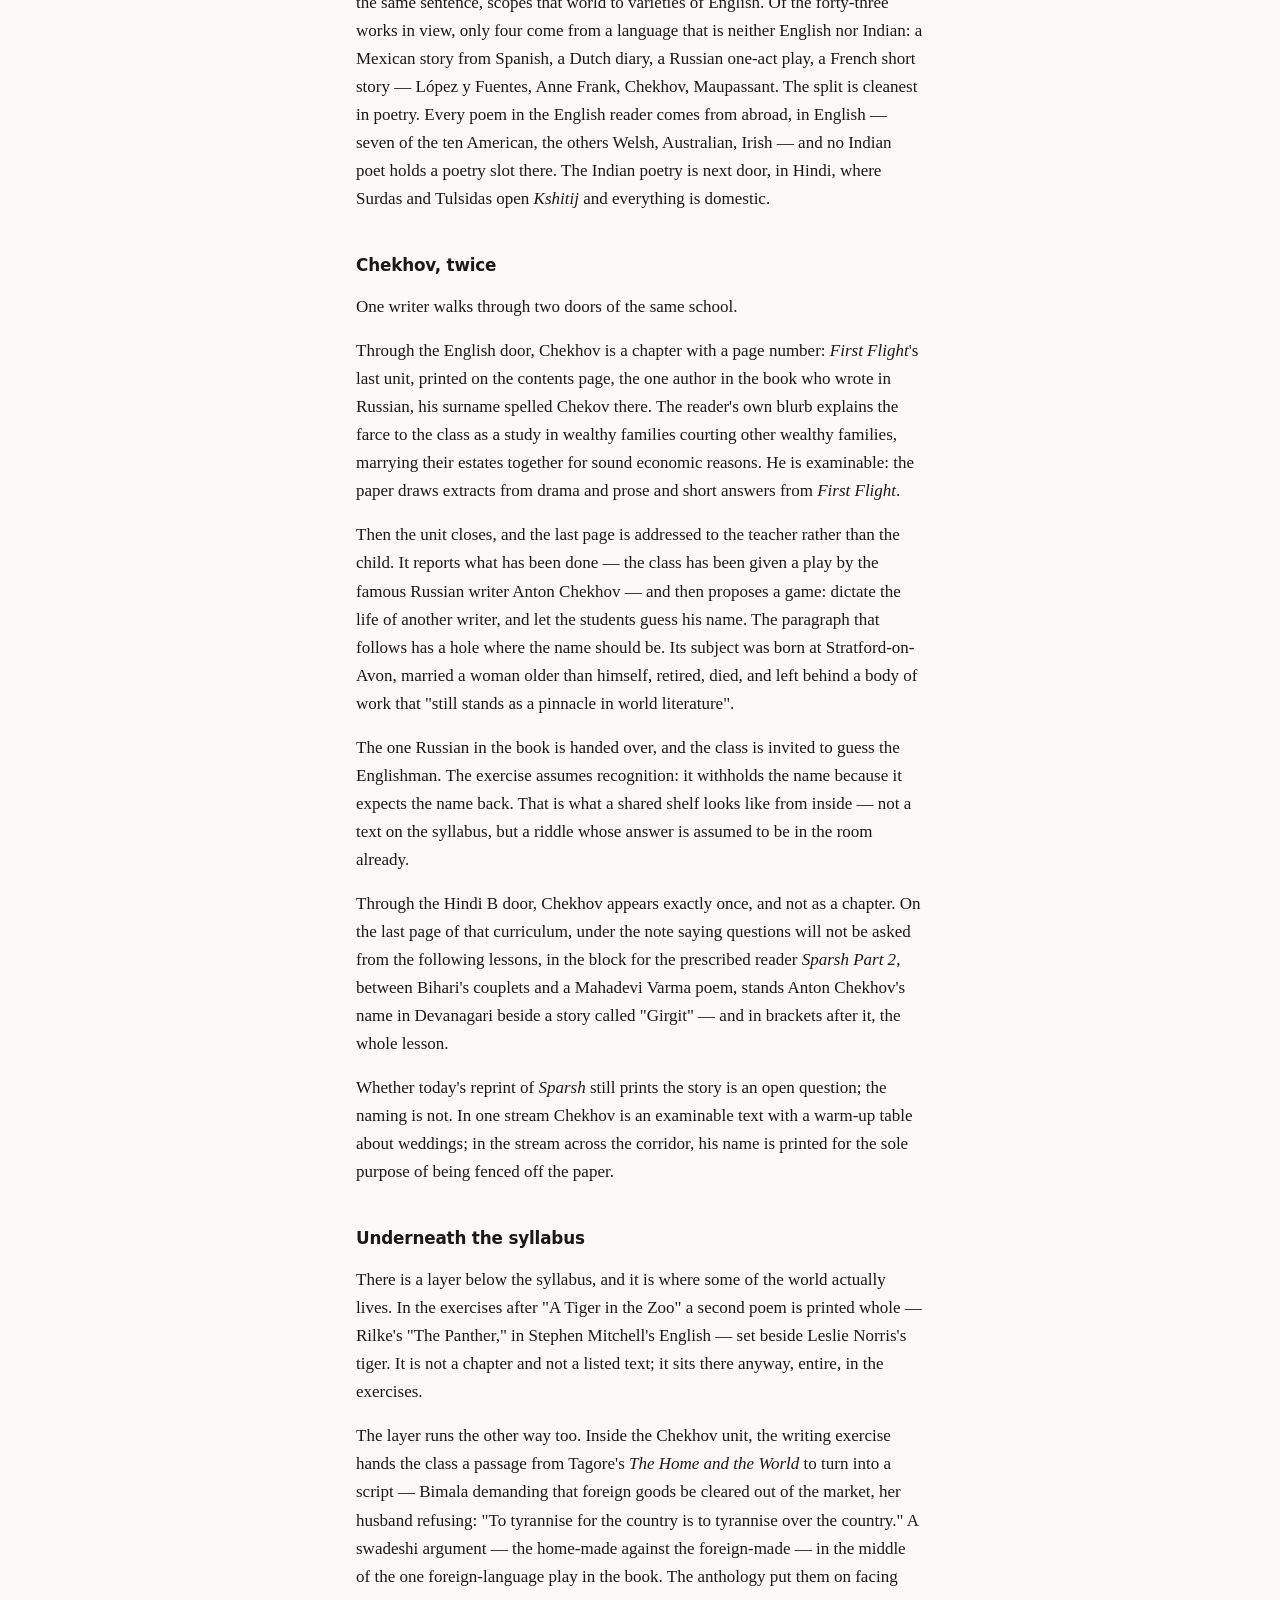
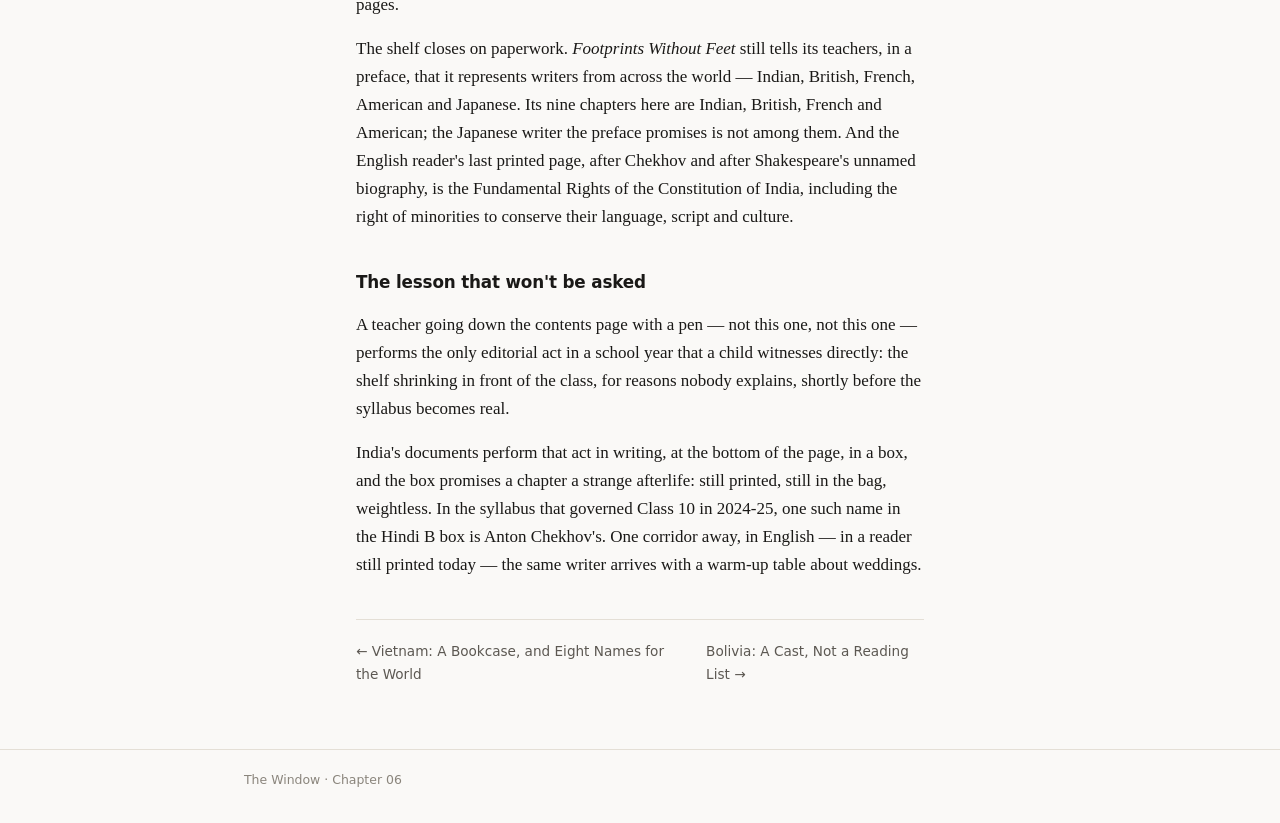
<file: chapters/06-india.html>
<!DOCTYPE html>
<html lang="en">
<head>
<meta charset="utf-8">
<meta name="viewport" content="width=device-width, initial-scale=1">
<!-- source: drafts/reader/in.md -->
<title>India: The Lesson That Won&#x27;t Be Asked — The Window</title>
<meta name="description" content="The state prints the anthology, mandates every row — and quietly subtracts the chapters the exam will not ask.">
<link rel="stylesheet" href="../static/style.css">
<script src="../static/theme.js"></script>
</head>
<body>
<header class="site-header">
  <div class="wrap">
    <a class="brand" href="../index.html">The <span>Window</span></a>
    <nav class="site-nav" aria-label="Site">
      <a href="../index.html">Contents</a>
      <a href="../about.html">Method</a>
      <button class="theme-toggle" type="button">☾ Dark</button>
    </nav>
  </div>
</header>

<main class="wrap">
  <p class="kicker">Three Ways to Hand a Child the World · Chapter 06</p>
  <h1>India: The Lesson That Won't Be Asked</h1>
  <p class="lede">Before an Indian fifteen-year-old reads a line of Anton Chekhov, they are asked to fill in a table. The columns are printed for them: customs similar to Indian ones, customs different from Indian ones. Above the table sits a short article about Russian weddings — the groom climbing an apartment block's stairs, answering a riddle at each landing — and then the question of whether Indian and Russian weddings have any customs in common, to be worked out with a partner.</p>
  <p>Only then does the play begin: Lomov arrives at Chubukov's house in a dress-suit to propose to Natalya, and the three of them quarrel about a meadow and a dog until the proposal is nearly lost. The unit ends with a group discussion of the qualities one should look for in a marriage partner, under headings that include attitude to money and wealth.</p>
  <p>The errand is written on the page before the work starts: a Russian farce about two landowning families, brought into an Indian classroom to be set beside an Indian wedding, in ruled columns, by a child with a partner.</p>
  <section>
    <h2>The door is a book, and a subtraction</h2>
    <p>India's window has an unusual hinge. The Central Board of Secondary Education issues a curriculum for each subject code, and the last page of that curriculum carries a list of prescribed books and a note naming the lessons from which no questions will be asked. The books themselves are published by the National Council of Educational Research and Training. The board that examines names the anthology, and then it subtracts.</p>
    <p>The English syllabus prints its chapter list in full, prose and poems, book by book. The Hindi syllabi do not. Hindi Course A names <em>Kshitij Part 2</em> and <em>Kritika Part 2</em> and stops — then names, from <em>Kritika</em>, only the lessons it removes, one of them a satire called "George the Fifth's Nose". The only <em>Kritika</em> chapters the syllabus names are the ones it takes away.</p>
    <p>And nothing the lists name is marked to be learned by heart — not a title, not an excerpt, not a stated quantity of texts. What the English paper asks for is an extract and a short written answer.</p>
  </section>
  <section>
    <h2>Streams in one corridor</h2>
    <p>A school's window here is not one window. In the same Class 10 corridor a pupil may sit Hindi Course A — mother-tongue Hindi, with <em>Kshitij</em> and <em>Kritika</em> — or Hindi Course B, with <em>Sparsh</em> and <em>Sanchayan</em>; English Language and Literature is a separate code with its own two readers. Same board, different worlds.</p>
    <p>The shelf in view here is the English stream's thirty-one chapters and the twelve of <em>Kshitij</em> — forty-three works, every one Class 10 and prescribed. Hindi Course B stays shut, all but the last page of its syllabus. That page comes later.</p>
  </section>
  <section>
    <h2>What comes through the English door</h2>
    <p>Mostly, the English-speaking world itself. The syllabus says so in its own objectives: the course sets out to develop appreciation of world literature — and, in the same sentence, scopes that world to varieties of English. Of the forty-three works in view, only four come from a language that is neither English nor Indian: a Mexican story from Spanish, a Dutch diary, a Russian one-act play, a French short story — López y Fuentes, Anne Frank, Chekhov, Maupassant. The split is cleanest in poetry. Every poem in the English reader comes from abroad, in English — seven of the ten American, the others Welsh, Australian, Irish — and no Indian poet holds a poetry slot there. The Indian poetry is next door, in Hindi, where Surdas and Tulsidas open <em>Kshitij</em> and everything is domestic.</p>
  </section>
  <section>
    <h2>Chekhov, twice</h2>
    <p>One writer walks through two doors of the same school.</p>
    <p>Through the English door, Chekhov is a chapter with a page number: <em>First Flight</em>'s last unit, printed on the contents page, the one author in the book who wrote in Russian, his surname spelled Chekov there. The reader's own blurb explains the farce to the class as a study in wealthy families courting other wealthy families, marrying their estates together for sound economic reasons. He is examinable: the paper draws extracts from drama and prose and short answers from <em>First Flight</em>.</p>
    <p>Then the unit closes, and the last page is addressed to the teacher rather than the child. It reports what has been done — the class has been given a play by the famous Russian writer Anton Chekhov — and then proposes a game: dictate the life of another writer, and let the students guess his name. The paragraph that follows has a hole where the name should be. Its subject was born at Stratford-on-Avon, married a woman older than himself, retired, died, and left behind a body of work that "still stands as a pinnacle in world literature".</p>
    <p>The one Russian in the book is handed over, and the class is invited to guess the Englishman. The exercise assumes recognition: it withholds the name because it expects the name back. That is what a shared shelf looks like from inside — not a text on the syllabus, but a riddle whose answer is assumed to be in the room already.</p>
    <p>Through the Hindi B door, Chekhov appears exactly once, and not as a chapter. On the last page of that curriculum, under the note saying questions will not be asked from the following lessons, in the block for the prescribed reader <em>Sparsh Part 2</em>, between Bihari's couplets and a Mahadevi Varma poem, stands Anton Chekhov's name in Devanagari beside a story called "Girgit" — and in brackets after it, the whole lesson.</p>
    <p>Whether today's reprint of <em>Sparsh</em> still prints the story is an open question; the naming is not. In one stream Chekhov is an examinable text with a warm-up table about weddings; in the stream across the corridor, his name is printed for the sole purpose of being fenced off the paper.</p>
  </section>
  <section>
    <h2>Underneath the syllabus</h2>
    <p>There is a layer below the syllabus, and it is where some of the world actually lives. In the exercises after "A Tiger in the Zoo" a second poem is printed whole — Rilke's "The Panther," in Stephen Mitchell's English — set beside Leslie Norris's tiger. It is not a chapter and not a listed text; it sits there anyway, entire, in the exercises.</p>
    <p>The layer runs the other way too. Inside the Chekhov unit, the writing exercise hands the class a passage from Tagore's <em>The Home and the World</em> to turn into a script — Bimala demanding that foreign goods be cleared out of the market, her husband refusing: "To tyrannise for the country is to tyrannise over the country." A swadeshi argument — the home-made against the foreign-made — in the middle of the one foreign-language play in the book. The anthology put them on facing pages.</p>
    <p>The shelf closes on paperwork. <em>Footprints Without Feet</em> still tells its teachers, in a preface, that it represents writers from across the world — Indian, British, French, American and Japanese. Its nine chapters here are Indian, British, French and American; the Japanese writer the preface promises is not among them. And the English reader's last printed page, after Chekhov and after Shakespeare's unnamed biography, is the Fundamental Rights of the Constitution of India, including the right of minorities to conserve their language, script and culture.</p>
  </section>
  <section>
    <h2>The lesson that won't be asked</h2>
    <p>A teacher going down the contents page with a pen — not this one, not this one — performs the only editorial act in a school year that a child witnesses directly: the shelf shrinking in front of the class, for reasons nobody explains, shortly before the syllabus becomes real.</p>
    <p>India's documents perform that act in writing, at the bottom of the page, in a box, and the box promises a chapter a strange afterlife: still printed, still in the bag, weightless. In the syllabus that governed Class 10 in 2024-25, one such name in the Hindi B box is Anton Chekhov's. One corridor away, in English — in a reader still printed today — the same writer arrives with a warm-up table about weddings.</p>
  </section>
  <nav class="chapter-nav" aria-label="Chapter">
    <a href="05-vietnam.html">← Vietnam: A Bookcase, and Eight Names for the World</a>
    <a href="07-bolivia.html">Bolivia: A Cast, Not a Reading List →</a>
  </nav>
</main>

<footer class="site-footer">
  <div class="wrap">
    <p>The Window · Chapter 06</p>
  </div>
</footer>

</body>
</html>
</file>
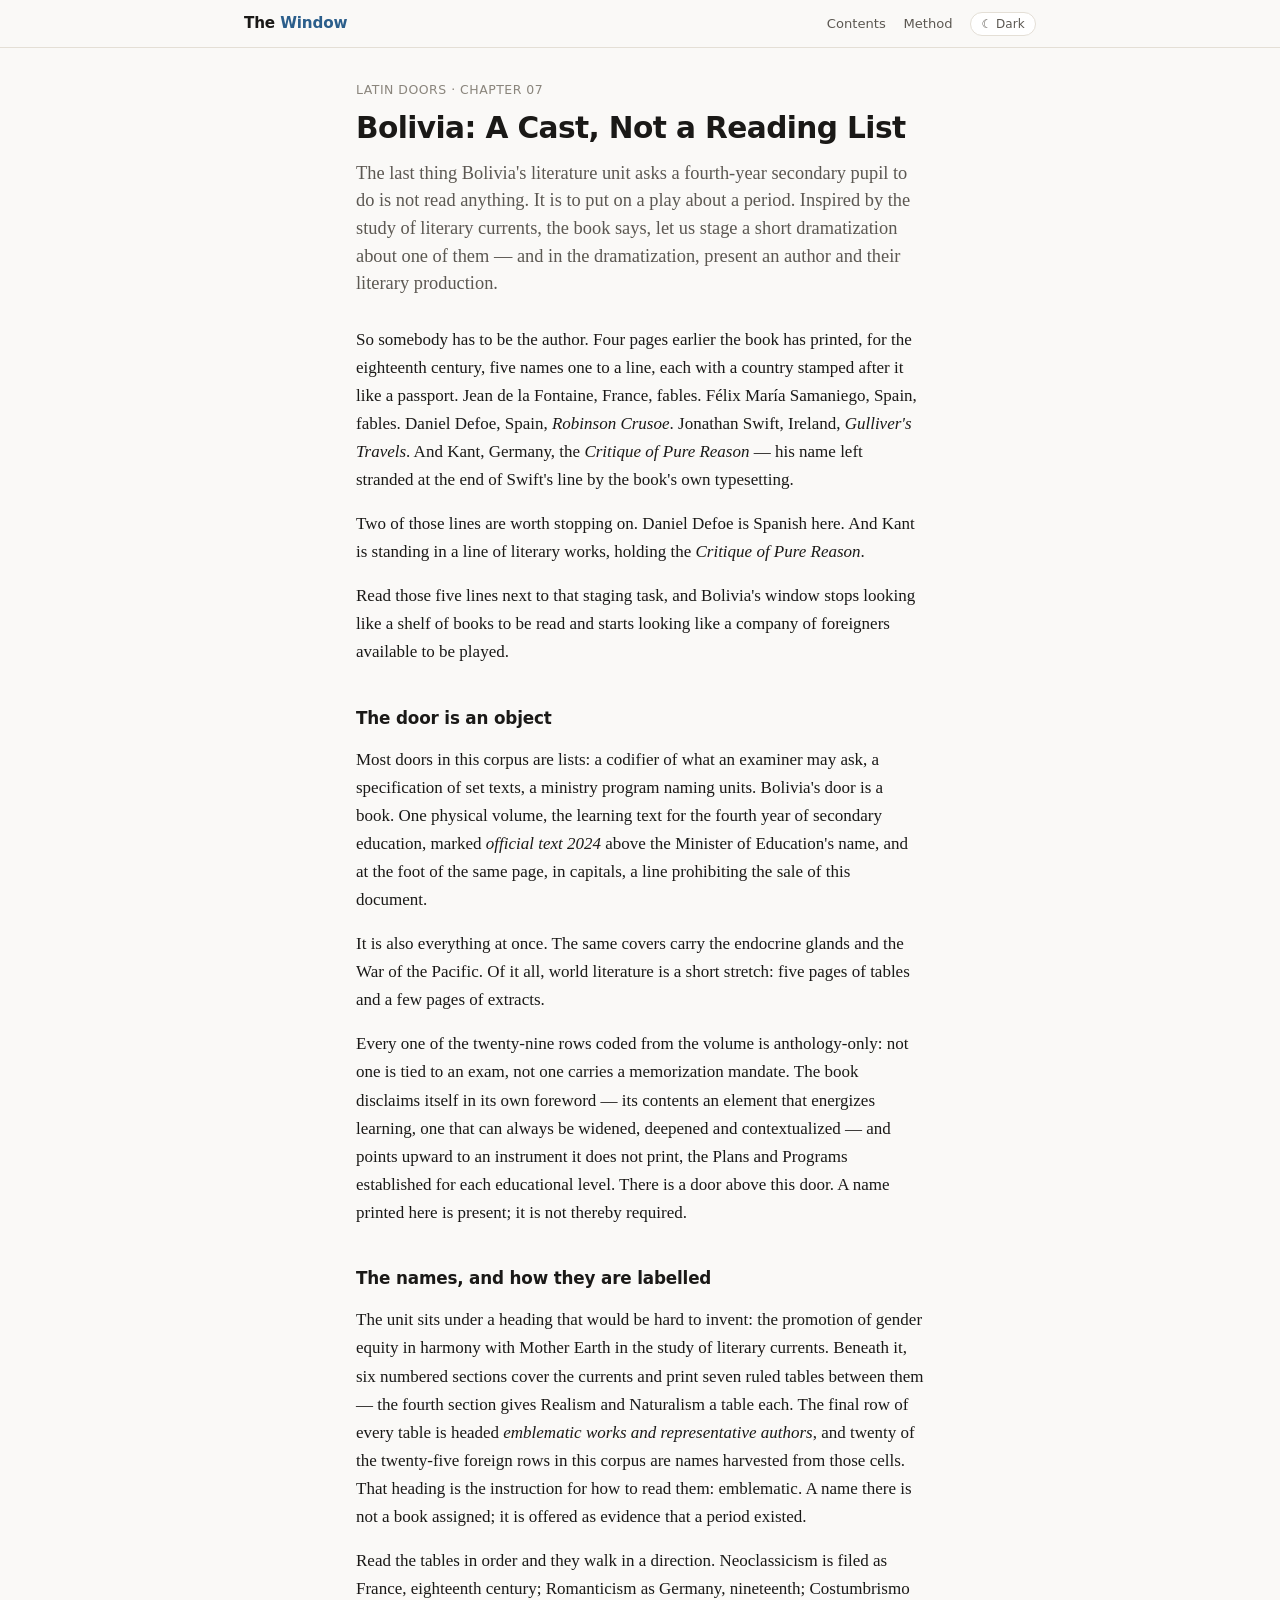
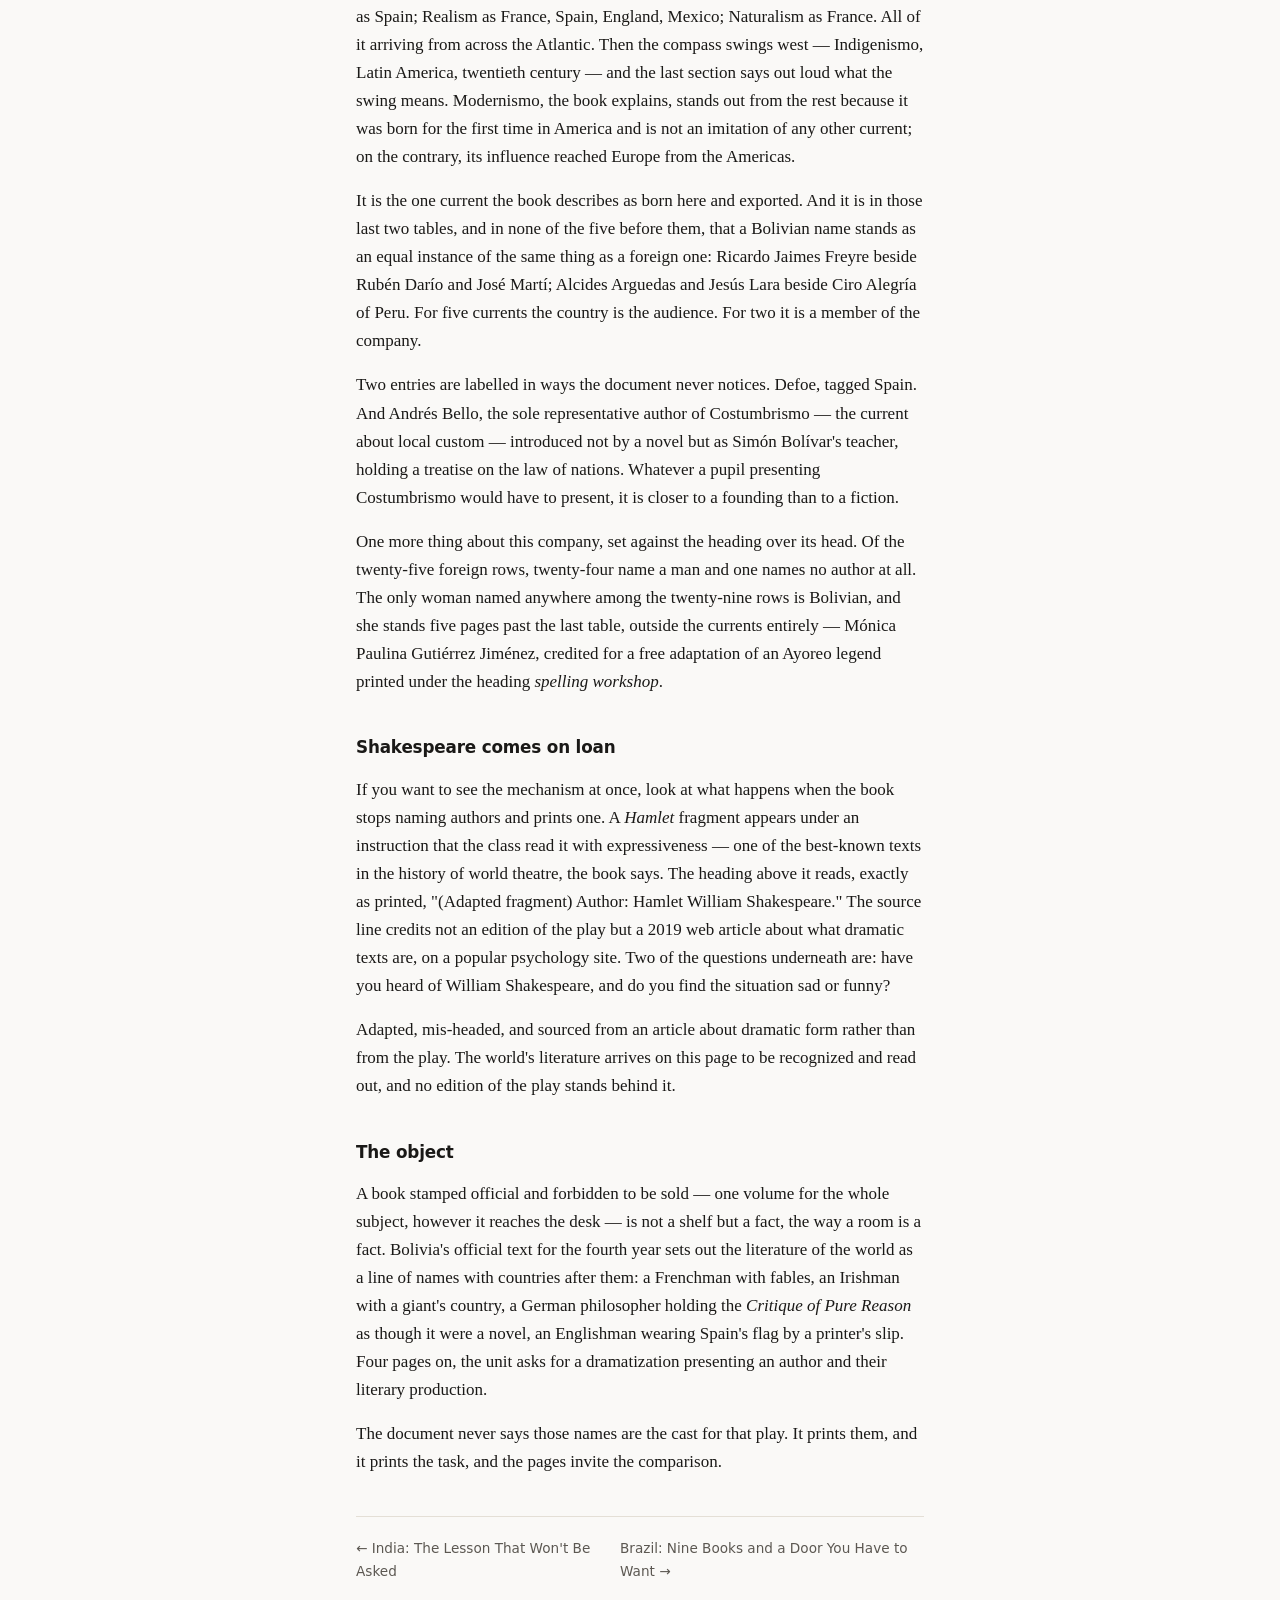
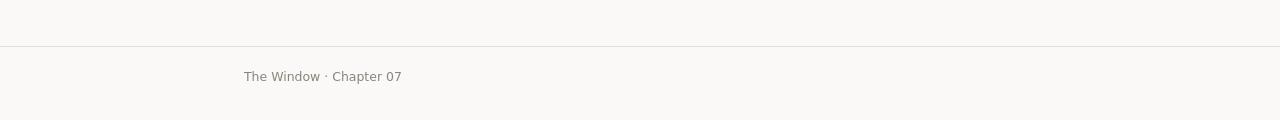
<file: chapters/07-bolivia.html>
<!DOCTYPE html>
<html lang="en">
<head>
<meta charset="utf-8">
<meta name="viewport" content="width=device-width, initial-scale=1">
<!-- source: drafts/reader/bo.md -->
<title>Bolivia: A Cast, Not a Reading List — The Window</title>
<meta name="description" content="One official, unsellable textbook stages world literature as a cast of names with countries stamped after them.">
<link rel="stylesheet" href="../static/style.css">
<script src="../static/theme.js"></script>
</head>
<body>
<header class="site-header">
  <div class="wrap">
    <a class="brand" href="../index.html">The <span>Window</span></a>
    <nav class="site-nav" aria-label="Site">
      <a href="../index.html">Contents</a>
      <a href="../about.html">Method</a>
      <button class="theme-toggle" type="button">☾ Dark</button>
    </nav>
  </div>
</header>

<main class="wrap">
  <p class="kicker">Latin Doors · Chapter 07</p>
  <h1>Bolivia: A Cast, Not a Reading List</h1>
  <p class="lede">The last thing Bolivia's literature unit asks a fourth-year secondary pupil to do is not read anything. It is to put on a play about a period. Inspired by the study of literary currents, the book says, let us stage a short dramatization about one of them — and in the dramatization, present an author and their literary production.</p>
  <p>So somebody has to be the author. Four pages earlier the book has printed, for the eighteenth century, five names one to a line, each with a country stamped after it like a passport. Jean de la Fontaine, France, fables. Félix María Samaniego, Spain, fables. Daniel Defoe, Spain, <em>Robinson Crusoe</em>. Jonathan Swift, Ireland, <em>Gulliver's Travels</em>. And Kant, Germany, the <em>Critique of Pure Reason</em> — his name left stranded at the end of Swift's line by the book's own typesetting.</p>
  <p>Two of those lines are worth stopping on. Daniel Defoe is Spanish here. And Kant is standing in a line of literary works, holding the <em>Critique of Pure Reason</em>.</p>
  <p>Read those five lines next to that staging task, and Bolivia's window stops looking like a shelf of books to be read and starts looking like a company of foreigners available to be played.</p>
  <section>
    <h2>The door is an object</h2>
    <p>Most doors in this corpus are lists: a codifier of what an examiner may ask, a specification of set texts, a ministry program naming units. Bolivia's door is a book. One physical volume, the learning text for the fourth year of secondary education, marked <em>official text 2024</em> above the Minister of Education's name, and at the foot of the same page, in capitals, a line prohibiting the sale of this document.</p>
    <p>It is also everything at once. The same covers carry the endocrine glands and the War of the Pacific. Of it all, world literature is a short stretch: five pages of tables and a few pages of extracts.</p>
    <p>Every one of the twenty-nine rows coded from the volume is anthology-only: not one is tied to an exam, not one carries a memorization mandate. The book disclaims itself in its own foreword — its contents an element that energizes learning, one that can always be widened, deepened and contextualized — and points upward to an instrument it does not print, the Plans and Programs established for each educational level. There is a door above this door. A name printed here is present; it is not thereby required.</p>
  </section>
  <section>
    <h2>The names, and how they are labelled</h2>
    <p>The unit sits under a heading that would be hard to invent: the promotion of gender equity in harmony with Mother Earth in the study of literary currents. Beneath it, six numbered sections cover the currents and print seven ruled tables between them — the fourth section gives Realism and Naturalism a table each. The final row of every table is headed <em>emblematic works and representative authors</em>, and twenty of the twenty-five foreign rows in this corpus are names harvested from those cells. That heading is the instruction for how to read them: emblematic. A name there is not a book assigned; it is offered as evidence that a period existed.</p>
    <p>Read the tables in order and they walk in a direction. Neoclassicism is filed as France, eighteenth century; Romanticism as Germany, nineteenth; Costumbrismo as Spain; Realism as France, Spain, England, Mexico; Naturalism as France. All of it arriving from across the Atlantic. Then the compass swings west — Indigenismo, Latin America, twentieth century — and the last section says out loud what the swing means. Modernismo, the book explains, stands out from the rest because it was born for the first time in America and is not an imitation of any other current; on the contrary, its influence reached Europe from the Americas.</p>
    <p>It is the one current the book describes as born here and exported. And it is in those last two tables, and in none of the five before them, that a Bolivian name stands as an equal instance of the same thing as a foreign one: Ricardo Jaimes Freyre beside Rubén Darío and José Martí; Alcides Arguedas and Jesús Lara beside Ciro Alegría of Peru. For five currents the country is the audience. For two it is a member of the company.</p>
    <p>Two entries are labelled in ways the document never notices. Defoe, tagged Spain. And Andrés Bello, the sole representative author of Costumbrismo — the current about local custom — introduced not by a novel but as Simón Bolívar's teacher, holding a treatise on the law of nations. Whatever a pupil presenting Costumbrismo would have to present, it is closer to a founding than to a fiction.</p>
    <p>One more thing about this company, set against the heading over its head. Of the twenty-five foreign rows, twenty-four name a man and one names no author at all. The only woman named anywhere among the twenty-nine rows is Bolivian, and she stands five pages past the last table, outside the currents entirely — Mónica Paulina Gutiérrez Jiménez, credited for a free adaptation of an Ayoreo legend printed under the heading <em>spelling workshop</em>.</p>
  </section>
  <section>
    <h2>Shakespeare comes on loan</h2>
    <p>If you want to see the mechanism at once, look at what happens when the book stops naming authors and prints one. A <em>Hamlet</em> fragment appears under an instruction that the class read it with expressiveness — one of the best-known texts in the history of world theatre, the book says. The heading above it reads, exactly as printed, "(Adapted fragment) Author: Hamlet William Shakespeare." The source line credits not an edition of the play but a 2019 web article about what dramatic texts are, on a popular psychology site. Two of the questions underneath are: have you heard of William Shakespeare, and do you find the situation sad or funny?</p>
    <p>Adapted, mis-headed, and sourced from an article about dramatic form rather than from the play. The world's literature arrives on this page to be recognized and read out, and no edition of the play stands behind it.</p>
  </section>
  <section>
    <h2>The object</h2>
    <p>A book stamped official and forbidden to be sold — one volume for the whole subject, however it reaches the desk — is not a shelf but a fact, the way a room is a fact. Bolivia's official text for the fourth year sets out the literature of the world as a line of names with countries after them: a Frenchman with fables, an Irishman with a giant's country, a German philosopher holding the <em>Critique of Pure Reason</em> as though it were a novel, an Englishman wearing Spain's flag by a printer's slip. Four pages on, the unit asks for a dramatization presenting an author and their literary production.</p>
    <p>The document never says those names are the cast for that play. It prints them, and it prints the task, and the pages invite the comparison.</p>
  </section>
  <nav class="chapter-nav" aria-label="Chapter">
    <a href="06-india.html">← India: The Lesson That Won&#x27;t Be Asked</a>
    <a href="08-brazil.html">Brazil: Nine Books and a Door You Have to Want →</a>
  </nav>
</main>

<footer class="site-footer">
  <div class="wrap">
    <p>The Window · Chapter 07</p>
  </div>
</footer>

</body>
</html>
</file>
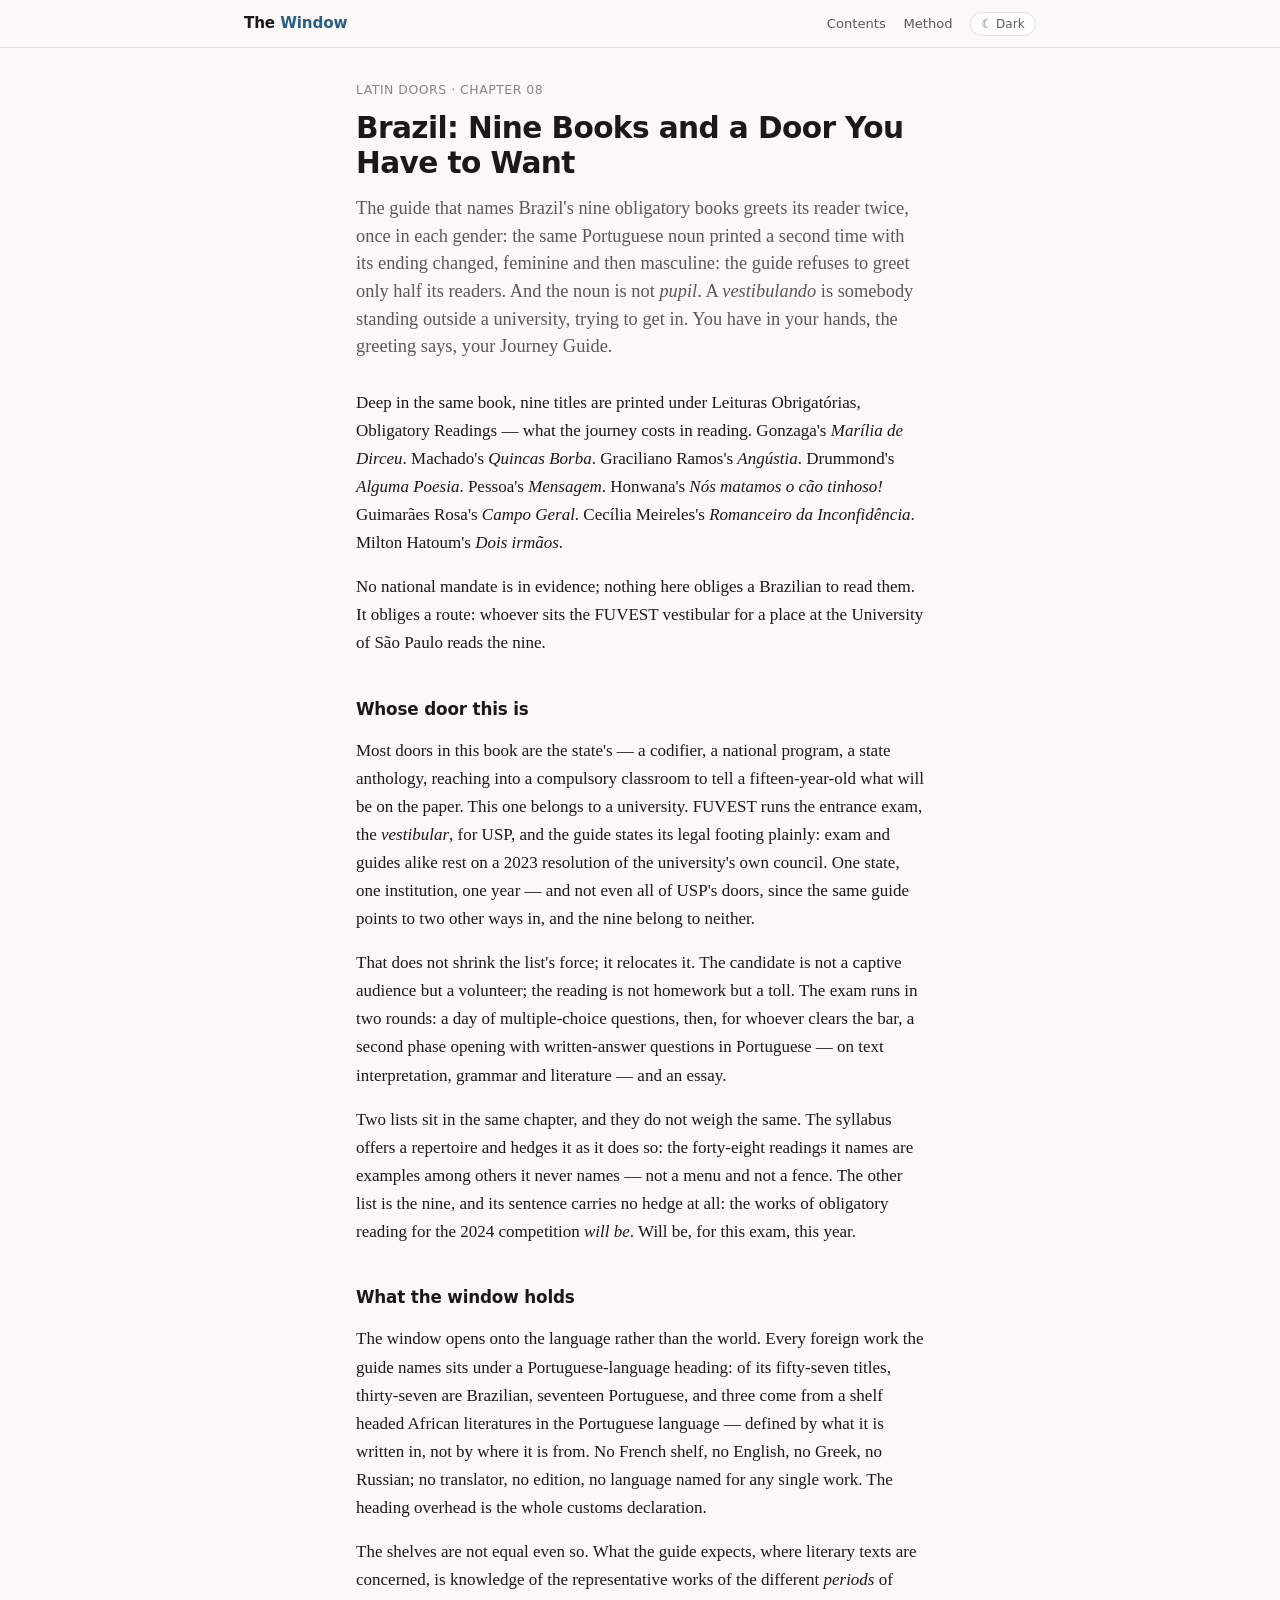
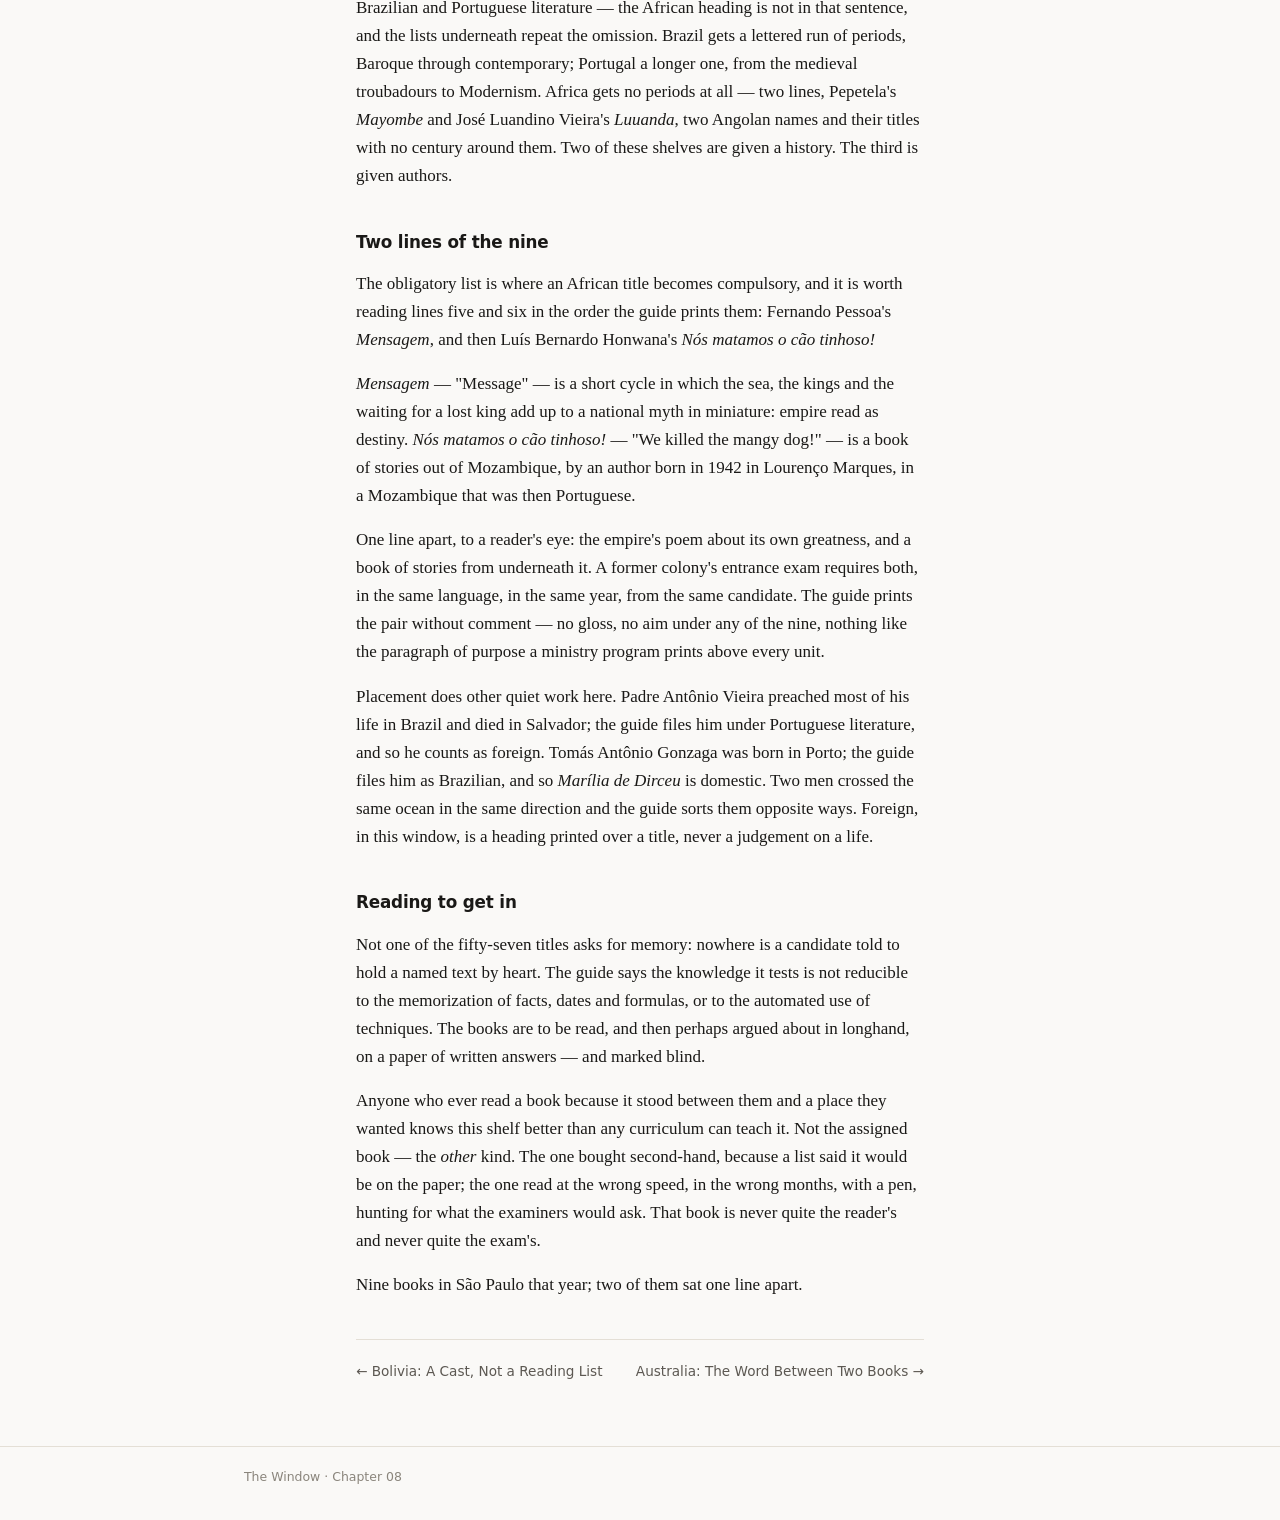
<file: chapters/08-brazil.html>
<!DOCTYPE html>
<html lang="en">
<head>
<meta charset="utf-8">
<meta name="viewport" content="width=device-width, initial-scale=1">
<!-- source: drafts/reader/br.md -->
<title>Brazil: Nine Books and a Door You Have to Want — The Window</title>
<meta name="description" content="Nine obligatory books guard a university door; the window opens only onto the Portuguese-speaking world.">
<link rel="stylesheet" href="../static/style.css">
<script src="../static/theme.js"></script>
</head>
<body>
<header class="site-header">
  <div class="wrap">
    <a class="brand" href="../index.html">The <span>Window</span></a>
    <nav class="site-nav" aria-label="Site">
      <a href="../index.html">Contents</a>
      <a href="../about.html">Method</a>
      <button class="theme-toggle" type="button">☾ Dark</button>
    </nav>
  </div>
</header>

<main class="wrap">
  <p class="kicker">Latin Doors · Chapter 08</p>
  <h1>Brazil: Nine Books and a Door You Have to Want</h1>
  <p class="lede">The guide that names Brazil's nine obligatory books greets its reader twice, once in each gender: the same Portuguese noun printed a second time with its ending changed, feminine and then masculine: the guide refuses to greet only half its readers. And the noun is not <em>pupil</em>. A <em>vestibulando</em> is somebody standing outside a university, trying to get in. You have in your hands, the greeting says, your Journey Guide.</p>
  <p>Deep in the same book, nine titles are printed under Leituras Obrigatórias, Obligatory Readings — what the journey costs in reading. Gonzaga's <em>Marília de Dirceu</em>. Machado's <em>Quincas Borba</em>. Graciliano Ramos's <em>Angústia</em>. Drummond's <em>Alguma Poesia</em>. Pessoa's <em>Mensagem</em>. Honwana's <em>Nós matamos o cão tinhoso!</em> Guimarães Rosa's <em>Campo Geral</em>. Cecília Meireles's <em>Romanceiro da Inconfidência</em>. Milton Hatoum's <em>Dois irmãos</em>.</p>
  <p>No national mandate is in evidence; nothing here obliges a Brazilian to read them. It obliges a route: whoever sits the FUVEST vestibular for a place at the University of São Paulo reads the nine.</p>
  <section>
    <h2>Whose door this is</h2>
    <p>Most doors in this book are the state's — a codifier, a national program, a state anthology, reaching into a compulsory classroom to tell a fifteen-year-old what will be on the paper. This one belongs to a university. FUVEST runs the entrance exam, the <em>vestibular</em>, for USP, and the guide states its legal footing plainly: exam and guides alike rest on a 2023 resolution of the university's own council. One state, one institution, one year — and not even all of USP's doors, since the same guide points to two other ways in, and the nine belong to neither.</p>
    <p>That does not shrink the list's force; it relocates it. The candidate is not a captive audience but a volunteer; the reading is not homework but a toll. The exam runs in two rounds: a day of multiple-choice questions, then, for whoever clears the bar, a second phase opening with written-answer questions in Portuguese — on text interpretation, grammar and literature — and an essay.</p>
    <p>Two lists sit in the same chapter, and they do not weigh the same. The syllabus offers a repertoire and hedges it as it does so: the forty-eight readings it names are examples among others it never names — not a menu and not a fence. The other list is the nine, and its sentence carries no hedge at all: the works of obligatory reading for the 2024 competition <em>will be</em>. Will be, for this exam, this year.</p>
  </section>
  <section>
    <h2>What the window holds</h2>
    <p>The window opens onto the language rather than the world. Every foreign work the guide names sits under a Portuguese-language heading: of its fifty-seven titles, thirty-seven are Brazilian, seventeen Portuguese, and three come from a shelf headed African literatures in the Portuguese language — defined by what it is written in, not by where it is from. No French shelf, no English, no Greek, no Russian; no translator, no edition, no language named for any single work. The heading overhead is the whole customs declaration.</p>
    <p>The shelves are not equal even so. What the guide expects, where literary texts are concerned, is knowledge of the representative works of the different <em>periods</em> of Brazilian and Portuguese literature — the African heading is not in that sentence, and the lists underneath repeat the omission. Brazil gets a lettered run of periods, Baroque through contemporary; Portugal a longer one, from the medieval troubadours to Modernism. Africa gets no periods at all — two lines, Pepetela's <em>Mayombe</em> and José Luandino Vieira's <em>Luuanda</em>, two Angolan names and their titles with no century around them. Two of these shelves are given a history. The third is given authors.</p>
  </section>
  <section>
    <h2>Two lines of the nine</h2>
    <p>The obligatory list is where an African title becomes compulsory, and it is worth reading lines five and six in the order the guide prints them: Fernando Pessoa's <em>Mensagem</em>, and then Luís Bernardo Honwana's <em>Nós matamos o cão tinhoso!</em></p>
    <p><em>Mensagem</em> — "Message" — is a short cycle in which the sea, the kings and the waiting for a lost king add up to a national myth in miniature: empire read as destiny. <em>Nós matamos o cão tinhoso!</em> — "We killed the mangy dog!" — is a book of stories out of Mozambique, by an author born in 1942 in Lourenço Marques, in a Mozambique that was then Portuguese.</p>
    <p>One line apart, to a reader's eye: the empire's poem about its own greatness, and a book of stories from underneath it. A former colony's entrance exam requires both, in the same language, in the same year, from the same candidate. The guide prints the pair without comment — no gloss, no aim under any of the nine, nothing like the paragraph of purpose a ministry program prints above every unit.</p>
    <p>Placement does other quiet work here. Padre Antônio Vieira preached most of his life in Brazil and died in Salvador; the guide files him under Portuguese literature, and so he counts as foreign. Tomás Antônio Gonzaga was born in Porto; the guide files him as Brazilian, and so <em>Marília de Dirceu</em> is domestic. Two men crossed the same ocean in the same direction and the guide sorts them opposite ways. Foreign, in this window, is a heading printed over a title, never a judgement on a life.</p>
  </section>
  <section>
    <h2>Reading to get in</h2>
    <p>Not one of the fifty-seven titles asks for memory: nowhere is a candidate told to hold a named text by heart. The guide says the knowledge it tests is not reducible to the memorization of facts, dates and formulas, or to the automated use of techniques. The books are to be read, and then perhaps argued about in longhand, on a paper of written answers — and marked blind.</p>
    <p>Anyone who ever read a book because it stood between them and a place they wanted knows this shelf better than any curriculum can teach it. Not the assigned book — the <em>other</em> kind. The one bought second-hand, because a list said it would be on the paper; the one read at the wrong speed, in the wrong months, with a pen, hunting for what the examiners would ask. That book is never quite the reader's and never quite the exam's.</p>
    <p>Nine books in São Paulo that year; two of them sat one line apart.</p>
  </section>
  <nav class="chapter-nav" aria-label="Chapter">
    <a href="07-bolivia.html">← Bolivia: A Cast, Not a Reading List</a>
    <a href="09-australia.html">Australia: The Word Between Two Books →</a>
  </nav>
</main>

<footer class="site-footer">
  <div class="wrap">
    <p>The Window · Chapter 08</p>
  </div>
</footer>

</body>
</html>
</file>
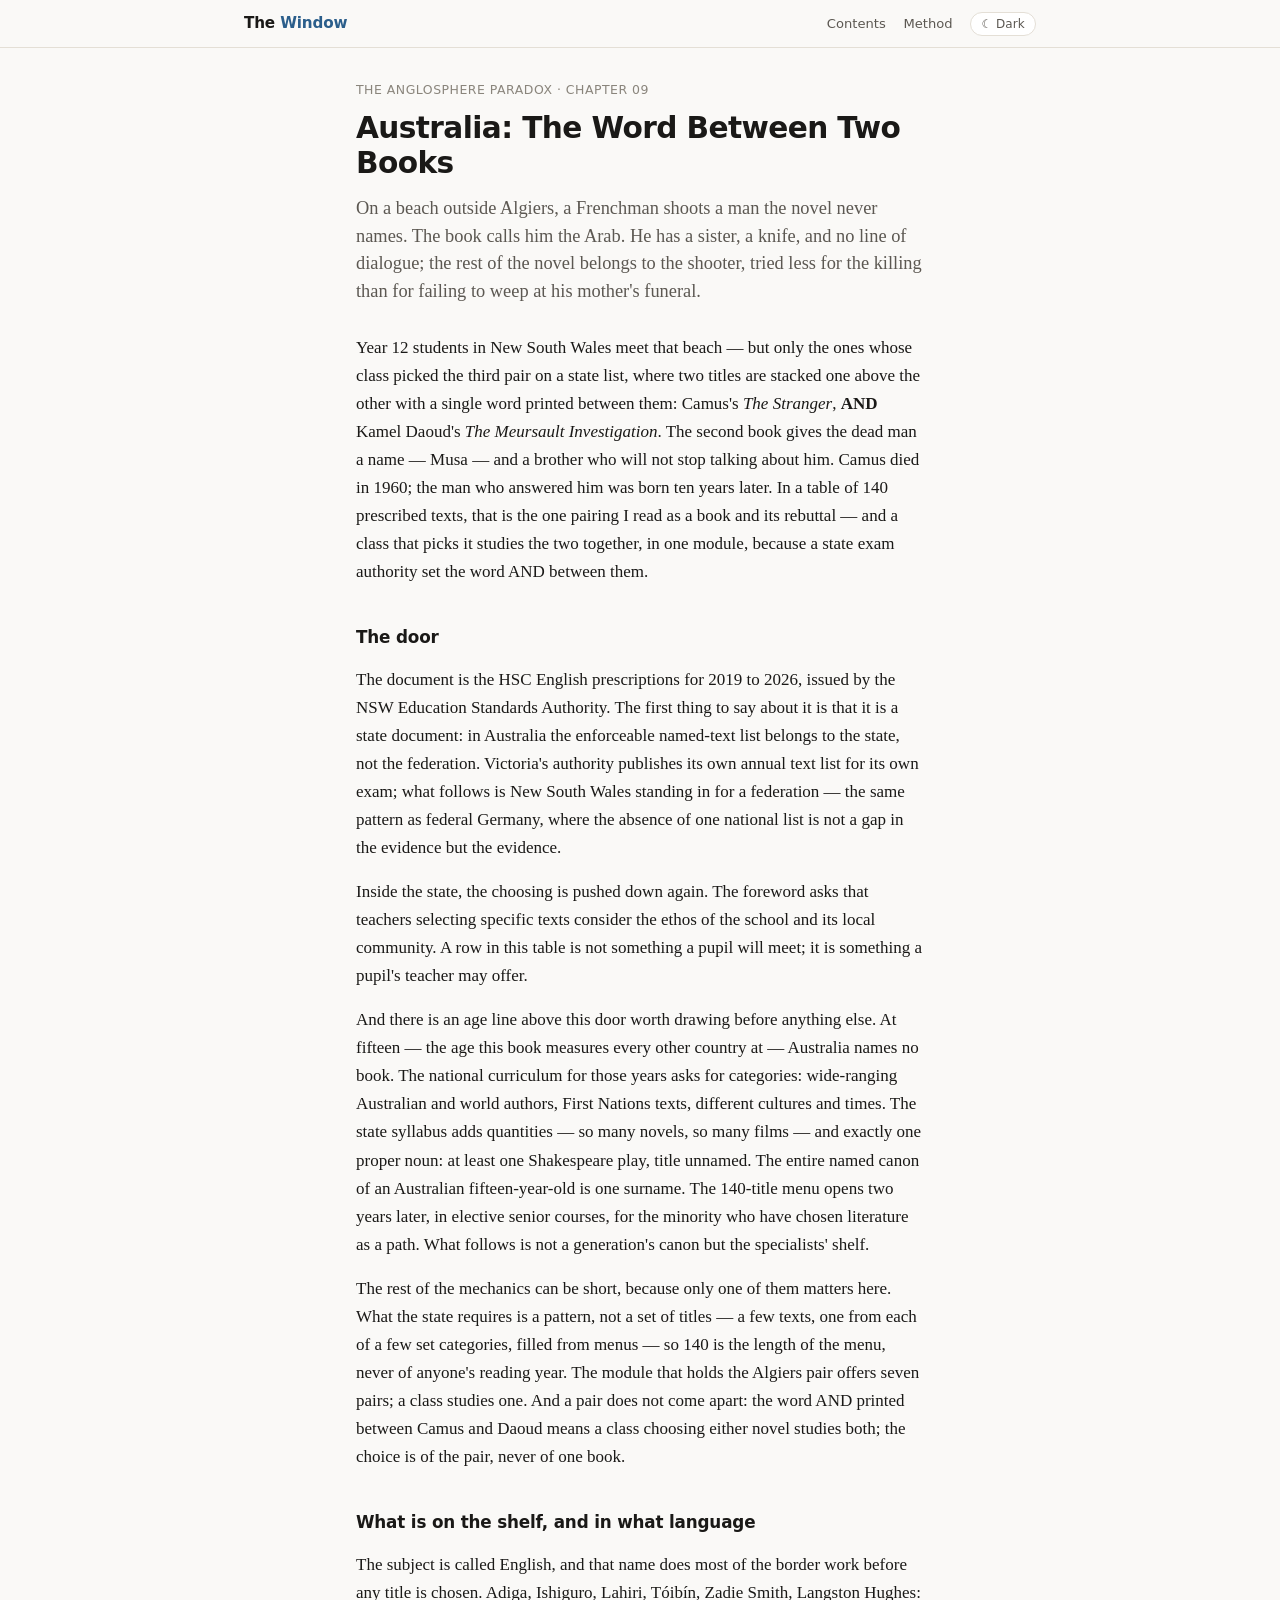
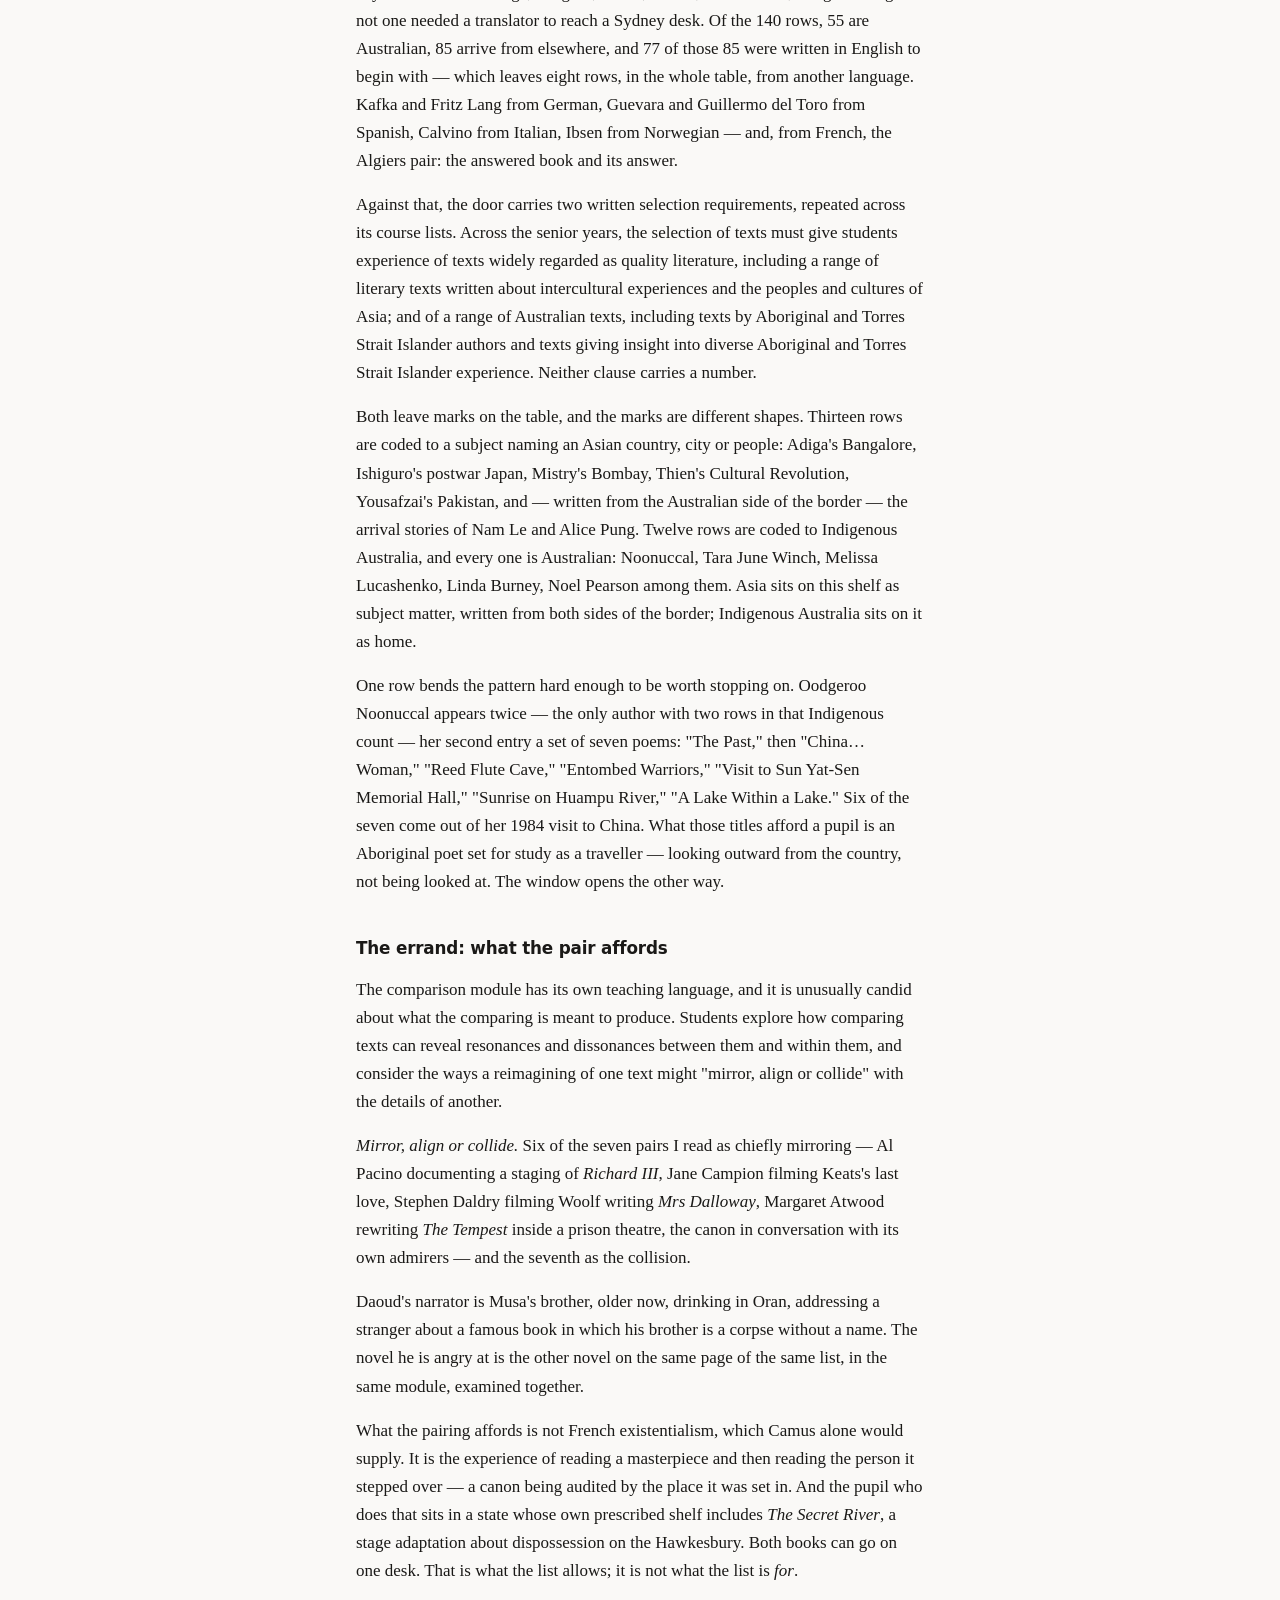
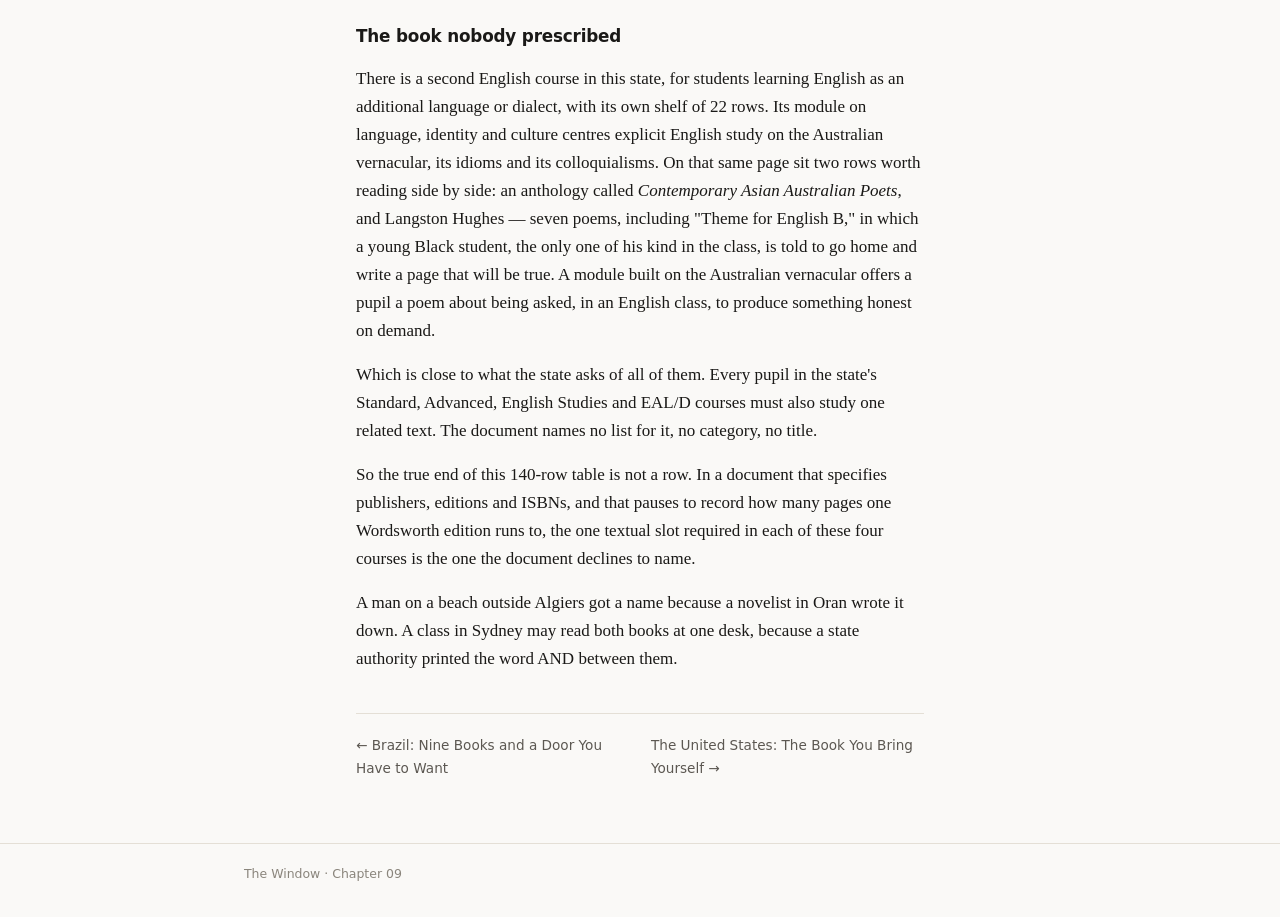
<file: chapters/09-australia.html>
<!DOCTYPE html>
<html lang="en">
<head>
<meta charset="utf-8">
<meta name="viewport" content="width=device-width, initial-scale=1">
<!-- source: drafts/reader/au.md -->
<title>Australia: The Word Between Two Books — The Window</title>
<meta name="description" content="The widest shelf in the corpus, offered at seventeen to those who choose it — and a bureaucratic AND that forces two novels to collide.">
<link rel="stylesheet" href="../static/style.css">
<script src="../static/theme.js"></script>
</head>
<body>
<header class="site-header">
  <div class="wrap">
    <a class="brand" href="../index.html">The <span>Window</span></a>
    <nav class="site-nav" aria-label="Site">
      <a href="../index.html">Contents</a>
      <a href="../about.html">Method</a>
      <button class="theme-toggle" type="button">☾ Dark</button>
    </nav>
  </div>
</header>

<main class="wrap">
  <p class="kicker">The Anglosphere Paradox · Chapter 09</p>
  <h1>Australia: The Word Between Two Books</h1>
  <p class="lede">On a beach outside Algiers, a Frenchman shoots a man the novel never names. The book calls him the Arab. He has a sister, a knife, and no line of dialogue; the rest of the novel belongs to the shooter, tried less for the killing than for failing to weep at his mother's funeral.</p>
  <p>Year 12 students in New South Wales meet that beach — but only the ones whose class picked the third pair on a state list, where two titles are stacked one above the other with a single word printed between them: Camus's <em>The Stranger</em>, <strong>AND</strong> Kamel Daoud's <em>The Meursault Investigation</em>. The second book gives the dead man a name — Musa — and a brother who will not stop talking about him. Camus died in 1960; the man who answered him was born ten years later. In a table of 140 prescribed texts, that is the one pairing I read as a book and its rebuttal — and a class that picks it studies the two together, in one module, because a state exam authority set the word AND between them.</p>
  <section>
    <h2>The door</h2>
    <p>The document is the HSC English prescriptions for 2019 to 2026, issued by the NSW Education Standards Authority. The first thing to say about it is that it is a state document: in Australia the enforceable named-text list belongs to the state, not the federation. Victoria's authority publishes its own annual text list for its own exam; what follows is New South Wales standing in for a federation — the same pattern as federal Germany, where the absence of one national list is not a gap in the evidence but the evidence.</p>
    <p>Inside the state, the choosing is pushed down again. The foreword asks that teachers selecting specific texts consider the ethos of the school and its local community. A row in this table is not something a pupil will meet; it is something a pupil's teacher may offer.</p>
    <p>And there is an age line above this door worth drawing before anything else. At fifteen — the age this book measures every other country at — Australia names no book. The national curriculum for those years asks for categories: wide-ranging Australian and world authors, First Nations texts, different cultures and times. The state syllabus adds quantities — so many novels, so many films — and exactly one proper noun: at least one Shakespeare play, title unnamed. The entire named canon of an Australian fifteen-year-old is one surname. The 140-title menu opens two years later, in elective senior courses, for the minority who have chosen literature as a path. What follows is not a generation's canon but the specialists' shelf.</p>
    <p>The rest of the mechanics can be short, because only one of them matters here. What the state requires is a pattern, not a set of titles — a few texts, one from each of a few set categories, filled from menus — so 140 is the length of the menu, never of anyone's reading year. The module that holds the Algiers pair offers seven pairs; a class studies one. And a pair does not come apart: the word AND printed between Camus and Daoud means a class choosing either novel studies both; the choice is of the pair, never of one book.</p>
  </section>
  <section>
    <h2>What is on the shelf, and in what language</h2>
    <p>The subject is called English, and that name does most of the border work before any title is chosen. Adiga, Ishiguro, Lahiri, Tóibín, Zadie Smith, Langston Hughes: not one needed a translator to reach a Sydney desk. Of the 140 rows, 55 are Australian, 85 arrive from elsewhere, and 77 of those 85 were written in English to begin with — which leaves eight rows, in the whole table, from another language. Kafka and Fritz Lang from German, Guevara and Guillermo del Toro from Spanish, Calvino from Italian, Ibsen from Norwegian — and, from French, the Algiers pair: the answered book and its answer.</p>
    <p>Against that, the door carries two written selection requirements, repeated across its course lists. Across the senior years, the selection of texts must give students experience of texts widely regarded as quality literature, including a range of literary texts written about intercultural experiences and the peoples and cultures of Asia; and of a range of Australian texts, including texts by Aboriginal and Torres Strait Islander authors and texts giving insight into diverse Aboriginal and Torres Strait Islander experience. Neither clause carries a number.</p>
    <p>Both leave marks on the table, and the marks are different shapes. Thirteen rows are coded to a subject naming an Asian country, city or people: Adiga's Bangalore, Ishiguro's postwar Japan, Mistry's Bombay, Thien's Cultural Revolution, Yousafzai's Pakistan, and — written from the Australian side of the border — the arrival stories of Nam Le and Alice Pung. Twelve rows are coded to Indigenous Australia, and every one is Australian: Noonuccal, Tara June Winch, Melissa Lucashenko, Linda Burney, Noel Pearson among them. Asia sits on this shelf as subject matter, written from both sides of the border; Indigenous Australia sits on it as home.</p>
    <p>One row bends the pattern hard enough to be worth stopping on. Oodgeroo Noonuccal appears twice — the only author with two rows in that Indigenous count — her second entry a set of seven poems: "The Past," then "China…Woman," "Reed Flute Cave," "Entombed Warriors," "Visit to Sun Yat-Sen Memorial Hall," "Sunrise on Huampu River," "A Lake Within a Lake." Six of the seven come out of her 1984 visit to China. What those titles afford a pupil is an Aboriginal poet set for study as a traveller — looking outward from the country, not being looked at. The window opens the other way.</p>
  </section>
  <section>
    <h2>The errand: what the pair affords</h2>
    <p>The comparison module has its own teaching language, and it is unusually candid about what the comparing is meant to produce. Students explore how comparing texts can reveal resonances and dissonances between them and within them, and consider the ways a reimagining of one text might "mirror, align or collide" with the details of another.</p>
    <p><em>Mirror, align or collide.</em> Six of the seven pairs I read as chiefly mirroring — Al Pacino documenting a staging of <em>Richard III</em>, Jane Campion filming Keats's last love, Stephen Daldry filming Woolf writing <em>Mrs Dalloway</em>, Margaret Atwood rewriting <em>The Tempest</em> inside a prison theatre, the canon in conversation with its own admirers — and the seventh as the collision.</p>
    <p>Daoud's narrator is Musa's brother, older now, drinking in Oran, addressing a stranger about a famous book in which his brother is a corpse without a name. The novel he is angry at is the other novel on the same page of the same list, in the same module, examined together.</p>
    <p>What the pairing affords is not French existentialism, which Camus alone would supply. It is the experience of reading a masterpiece and then reading the person it stepped over — a canon being audited by the place it was set in. And the pupil who does that sits in a state whose own prescribed shelf includes <em>The Secret River</em>, a stage adaptation about dispossession on the Hawkesbury. Both books can go on one desk. That is what the list allows; it is not what the list is <em>for</em>.</p>
  </section>
  <section>
    <h2>The book nobody prescribed</h2>
    <p>There is a second English course in this state, for students learning English as an additional language or dialect, with its own shelf of 22 rows. Its module on language, identity and culture centres explicit English study on the Australian vernacular, its idioms and its colloquialisms. On that same page sit two rows worth reading side by side: an anthology called <em>Contemporary Asian Australian Poets</em>, and Langston Hughes — seven poems, including "Theme for English B," in which a young Black student, the only one of his kind in the class, is told to go home and write a page that will be true. A module built on the Australian vernacular offers a pupil a poem about being asked, in an English class, to produce something honest on demand.</p>
    <p>Which is close to what the state asks of all of them. Every pupil in the state's Standard, Advanced, English Studies and EAL/D courses must also study one related text. The document names no list for it, no category, no title.</p>
    <p>So the true end of this 140-row table is not a row. In a document that specifies publishers, editions and ISBNs, and that pauses to record how many pages one Wordsworth edition runs to, the one textual slot required in each of these four courses is the one the document declines to name.</p>
    <p>A man on a beach outside Algiers got a name because a novelist in Oran wrote it down. A class in Sydney may read both books at one desk, because a state authority printed the word AND between them.</p>
  </section>
  <nav class="chapter-nav" aria-label="Chapter">
    <a href="08-brazil.html">← Brazil: Nine Books and a Door You Have to Want</a>
    <a href="10-united-states.html">The United States: The Book You Bring Yourself →</a>
  </nav>
</main>

<footer class="site-footer">
  <div class="wrap">
    <p>The Window · Chapter 09</p>
  </div>
</footer>

</body>
</html>
</file>
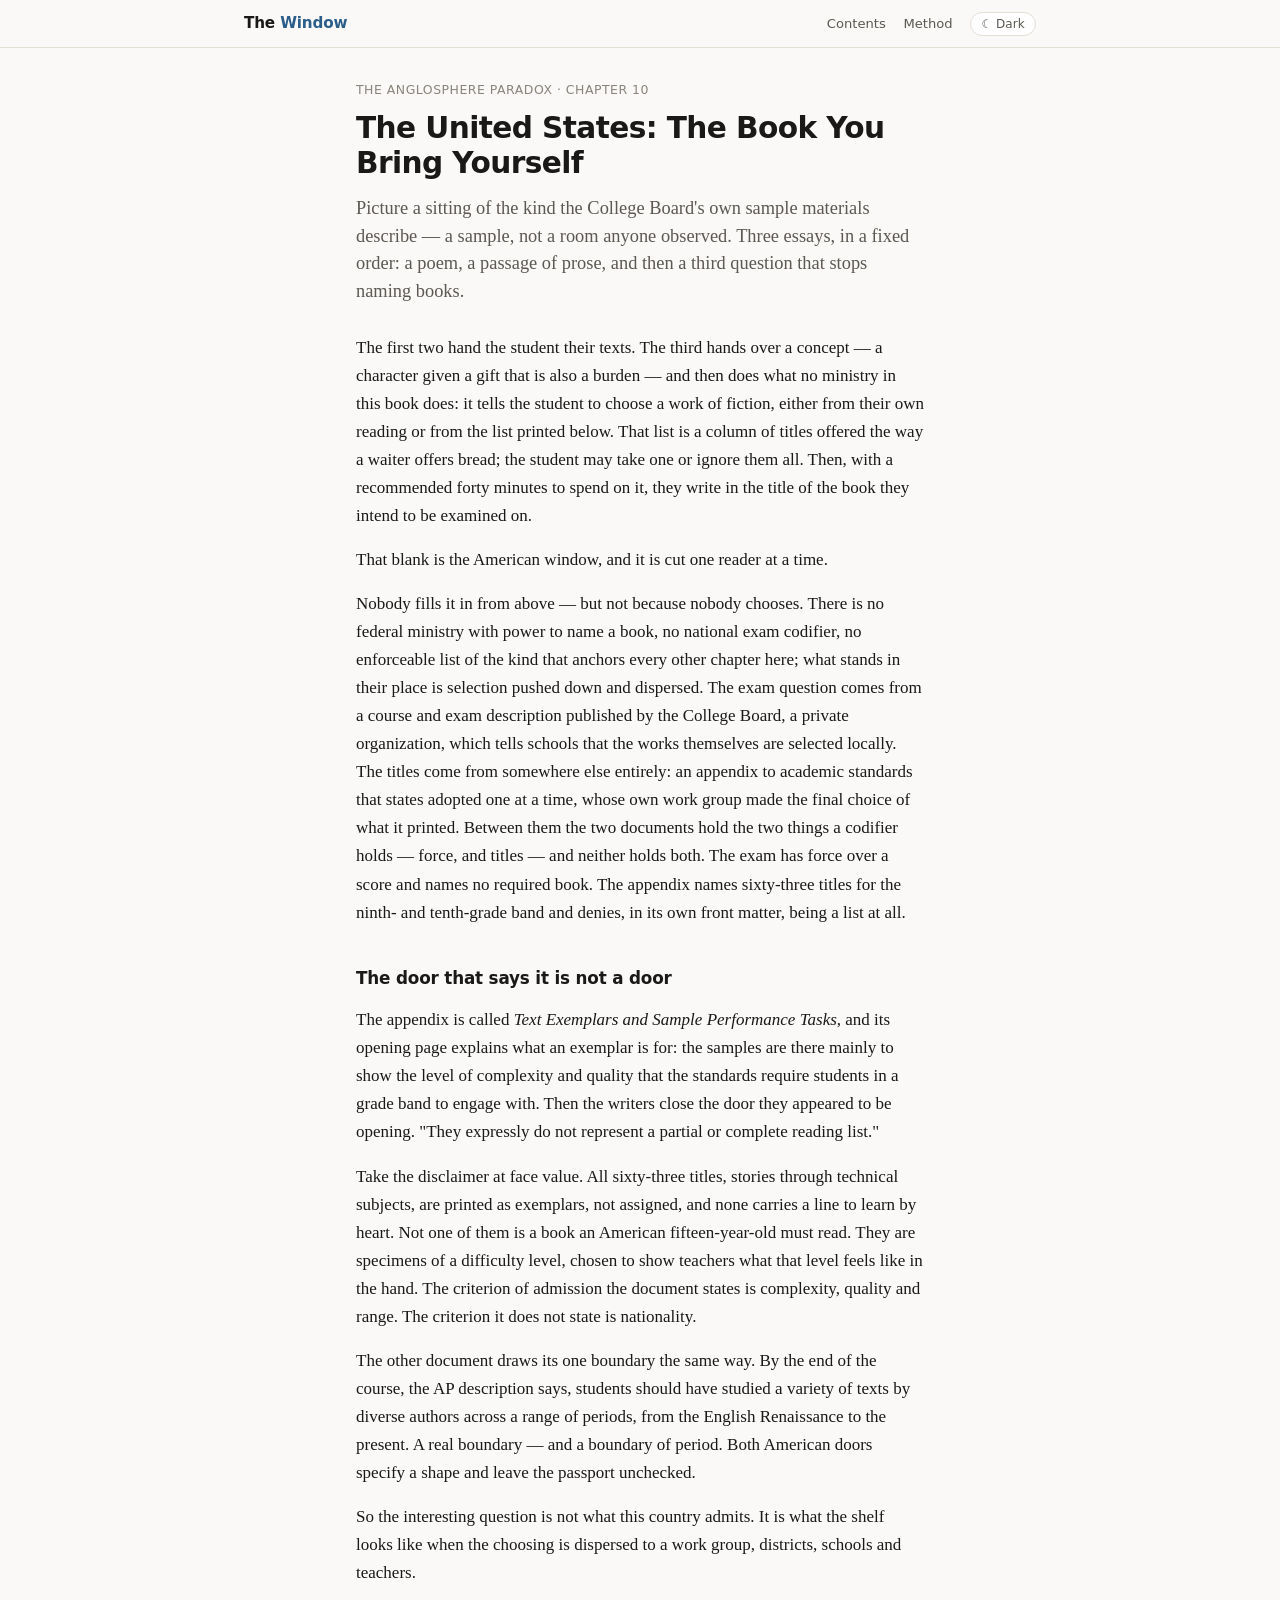
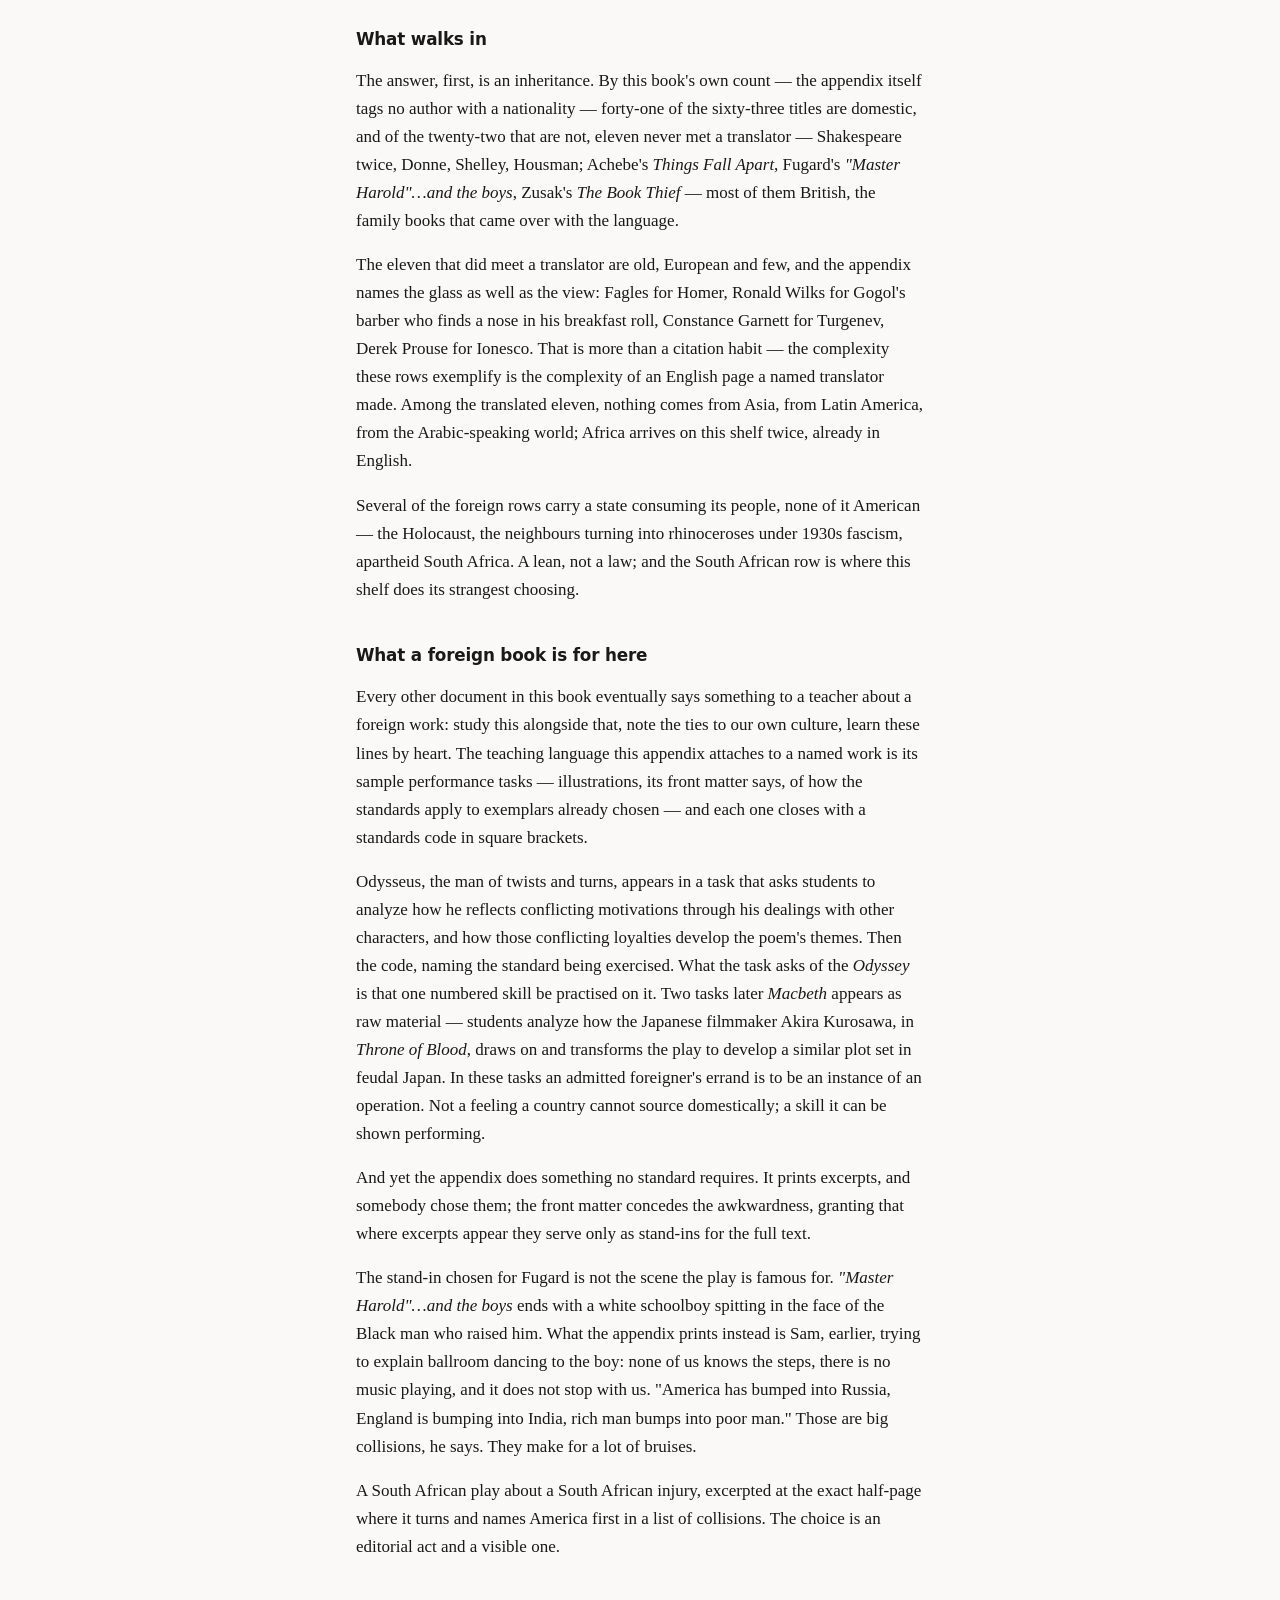
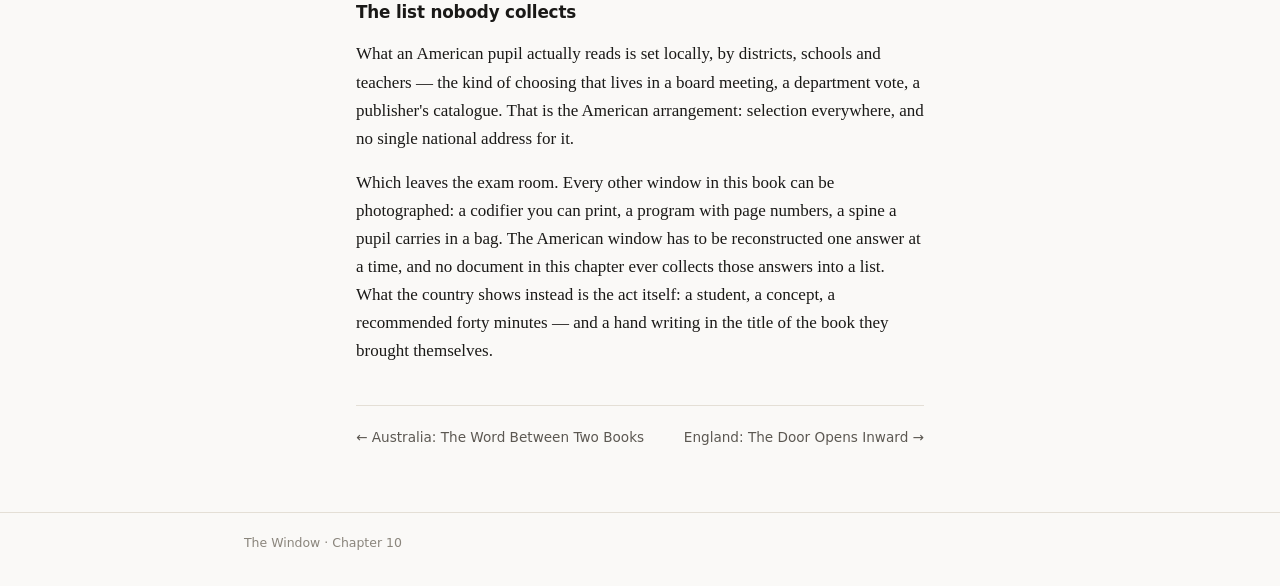
<file: chapters/10-united-states.html>
<!DOCTYPE html>
<html lang="en">
<head>
<meta charset="utf-8">
<meta name="viewport" content="width=device-width, initial-scale=1">
<!-- source: drafts/reader/us.md -->
<title>The United States: The Book You Bring Yourself — The Window</title>
<meta name="description" content="No ministry, no list: an exam with a blank where the student writes in the book they brought.">
<link rel="stylesheet" href="../static/style.css">
<script src="../static/theme.js"></script>
</head>
<body>
<header class="site-header">
  <div class="wrap">
    <a class="brand" href="../index.html">The <span>Window</span></a>
    <nav class="site-nav" aria-label="Site">
      <a href="../index.html">Contents</a>
      <a href="../about.html">Method</a>
      <button class="theme-toggle" type="button">☾ Dark</button>
    </nav>
  </div>
</header>

<main class="wrap">
  <p class="kicker">The Anglosphere Paradox · Chapter 10</p>
  <h1>The United States: The Book You Bring Yourself</h1>
  <p class="lede">Picture a sitting of the kind the College Board's own sample materials describe — a sample, not a room anyone observed. Three essays, in a fixed order: a poem, a passage of prose, and then a third question that stops naming books.</p>
  <p>The first two hand the student their texts. The third hands over a concept — a character given a gift that is also a burden — and then does what no ministry in this book does: it tells the student to choose a work of fiction, either from their own reading or from the list printed below. That list is a column of titles offered the way a waiter offers bread; the student may take one or ignore them all. Then, with a recommended forty minutes to spend on it, they write in the title of the book they intend to be examined on.</p>
  <p>That blank is the American window, and it is cut one reader at a time.</p>
  <p>Nobody fills it in from above — but not because nobody chooses. There is no federal ministry with power to name a book, no national exam codifier, no enforceable list of the kind that anchors every other chapter here; what stands in their place is selection pushed down and dispersed. The exam question comes from a course and exam description published by the College Board, a private organization, which tells schools that the works themselves are selected locally. The titles come from somewhere else entirely: an appendix to academic standards that states adopted one at a time, whose own work group made the final choice of what it printed. Between them the two documents hold the two things a codifier holds — force, and titles — and neither holds both. The exam has force over a score and names no required book. The appendix names sixty-three titles for the ninth- and tenth-grade band and denies, in its own front matter, being a list at all.</p>
  <section>
    <h2>The door that says it is not a door</h2>
    <p>The appendix is called <em>Text Exemplars and Sample Performance Tasks</em>, and its opening page explains what an exemplar is for: the samples are there mainly to show the level of complexity and quality that the standards require students in a grade band to engage with. Then the writers close the door they appeared to be opening. "They expressly do not represent a partial or complete reading list."</p>
    <p>Take the disclaimer at face value. All sixty-three titles, stories through technical subjects, are printed as exemplars, not assigned, and none carries a line to learn by heart. Not one of them is a book an American fifteen-year-old must read. They are specimens of a difficulty level, chosen to show teachers what that level feels like in the hand. The criterion of admission the document states is complexity, quality and range. The criterion it does not state is nationality.</p>
    <p>The other document draws its one boundary the same way. By the end of the course, the AP description says, students should have studied a variety of texts by diverse authors across a range of periods, from the English Renaissance to the present. A real boundary — and a boundary of period. Both American doors specify a shape and leave the passport unchecked.</p>
    <p>So the interesting question is not what this country admits. It is what the shelf looks like when the choosing is dispersed to a work group, districts, schools and teachers.</p>
  </section>
  <section>
    <h2>What walks in</h2>
    <p>The answer, first, is an inheritance. By this book's own count — the appendix itself tags no author with a nationality — forty-one of the sixty-three titles are domestic, and of the twenty-two that are not, eleven never met a translator — Shakespeare twice, Donne, Shelley, Housman; Achebe's <em>Things Fall Apart</em>, Fugard's <em>"Master Harold"…and the boys</em>, Zusak's <em>The Book Thief</em> — most of them British, the family books that came over with the language.</p>
    <p>The eleven that did meet a translator are old, European and few, and the appendix names the glass as well as the view: Fagles for Homer, Ronald Wilks for Gogol's barber who finds a nose in his breakfast roll, Constance Garnett for Turgenev, Derek Prouse for Ionesco. That is more than a citation habit — the complexity these rows exemplify is the complexity of an English page a named translator made. Among the translated eleven, nothing comes from Asia, from Latin America, from the Arabic-speaking world; Africa arrives on this shelf twice, already in English.</p>
    <p>Several of the foreign rows carry a state consuming its people, none of it American — the Holocaust, the neighbours turning into rhinoceroses under 1930s fascism, apartheid South Africa. A lean, not a law; and the South African row is where this shelf does its strangest choosing.</p>
  </section>
  <section>
    <h2>What a foreign book is for here</h2>
    <p>Every other document in this book eventually says something to a teacher about a foreign work: study this alongside that, note the ties to our own culture, learn these lines by heart. The teaching language this appendix attaches to a named work is its sample performance tasks — illustrations, its front matter says, of how the standards apply to exemplars already chosen — and each one closes with a standards code in square brackets.</p>
    <p>Odysseus, the man of twists and turns, appears in a task that asks students to analyze how he reflects conflicting motivations through his dealings with other characters, and how those conflicting loyalties develop the poem's themes. Then the code, naming the standard being exercised. What the task asks of the <em>Odyssey</em> is that one numbered skill be practised on it. Two tasks later <em>Macbeth</em> appears as raw material — students analyze how the Japanese filmmaker Akira Kurosawa, in <em>Throne of Blood</em>, draws on and transforms the play to develop a similar plot set in feudal Japan. In these tasks an admitted foreigner's errand is to be an instance of an operation. Not a feeling a country cannot source domestically; a skill it can be shown performing.</p>
    <p>And yet the appendix does something no standard requires. It prints excerpts, and somebody chose them; the front matter concedes the awkwardness, granting that where excerpts appear they serve only as stand-ins for the full text.</p>
    <p>The stand-in chosen for Fugard is not the scene the play is famous for. <em>"Master Harold"…and the boys</em> ends with a white schoolboy spitting in the face of the Black man who raised him. What the appendix prints instead is Sam, earlier, trying to explain ballroom dancing to the boy: none of us knows the steps, there is no music playing, and it does not stop with us. "America has bumped into Russia, England is bumping into India, rich man bumps into poor man." Those are big collisions, he says. They make for a lot of bruises.</p>
    <p>A South African play about a South African injury, excerpted at the exact half-page where it turns and names America first in a list of collisions. The choice is an editorial act and a visible one.</p>
  </section>
  <section>
    <h2>The list nobody collects</h2>
    <p>What an American pupil actually reads is set locally, by districts, schools and teachers — the kind of choosing that lives in a board meeting, a department vote, a publisher's catalogue. That is the American arrangement: selection everywhere, and no single national address for it.</p>
    <p>Which leaves the exam room. Every other window in this book can be photographed: a codifier you can print, a program with page numbers, a spine a pupil carries in a bag. The American window has to be reconstructed one answer at a time, and no document in this chapter ever collects those answers into a list. What the country shows instead is the act itself: a student, a concept, a recommended forty minutes — and a hand writing in the title of the book they brought themselves.</p>
  </section>
  <nav class="chapter-nav" aria-label="Chapter">
    <a href="09-australia.html">← Australia: The Word Between Two Books</a>
    <a href="11-england.html">England: The Door Opens Inward →</a>
  </nav>
</main>

<footer class="site-footer">
  <div class="wrap">
    <p>The Window · Chapter 10</p>
  </div>
</footer>

</body>
</html>
</file>
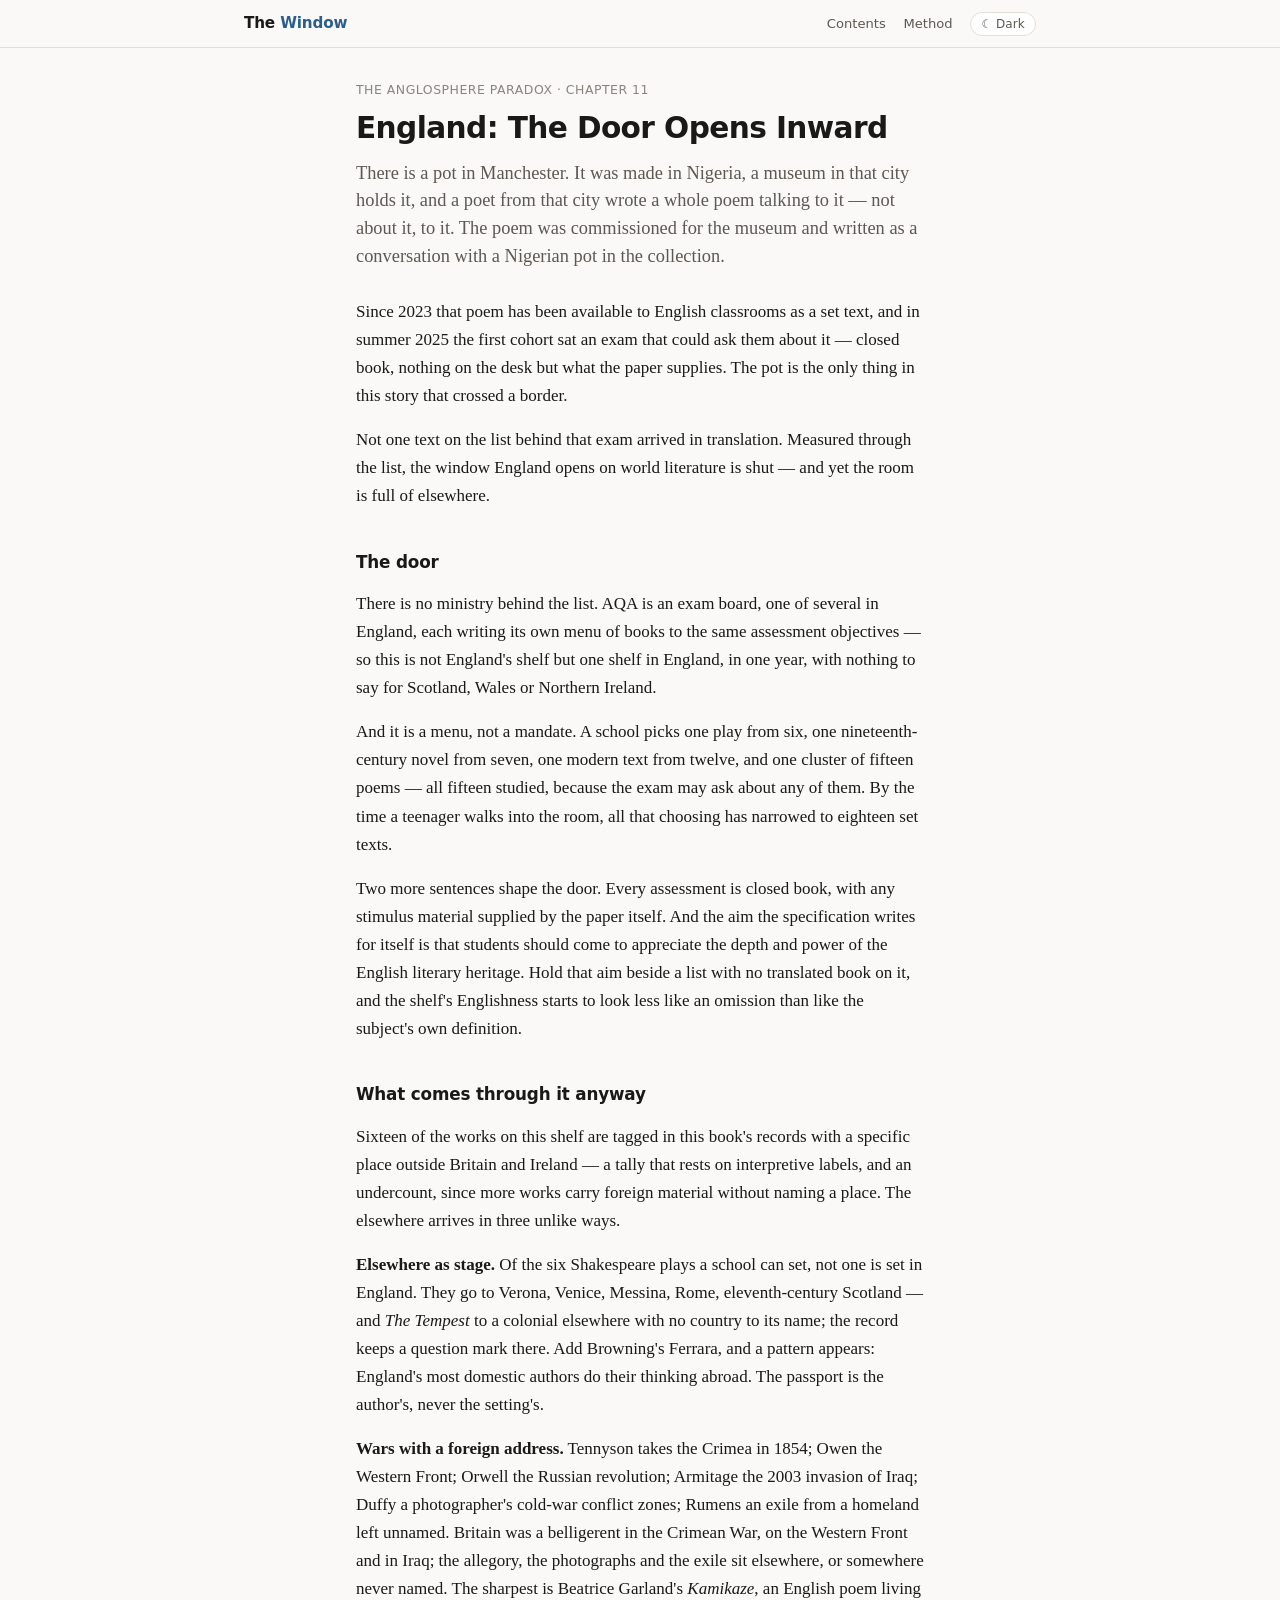
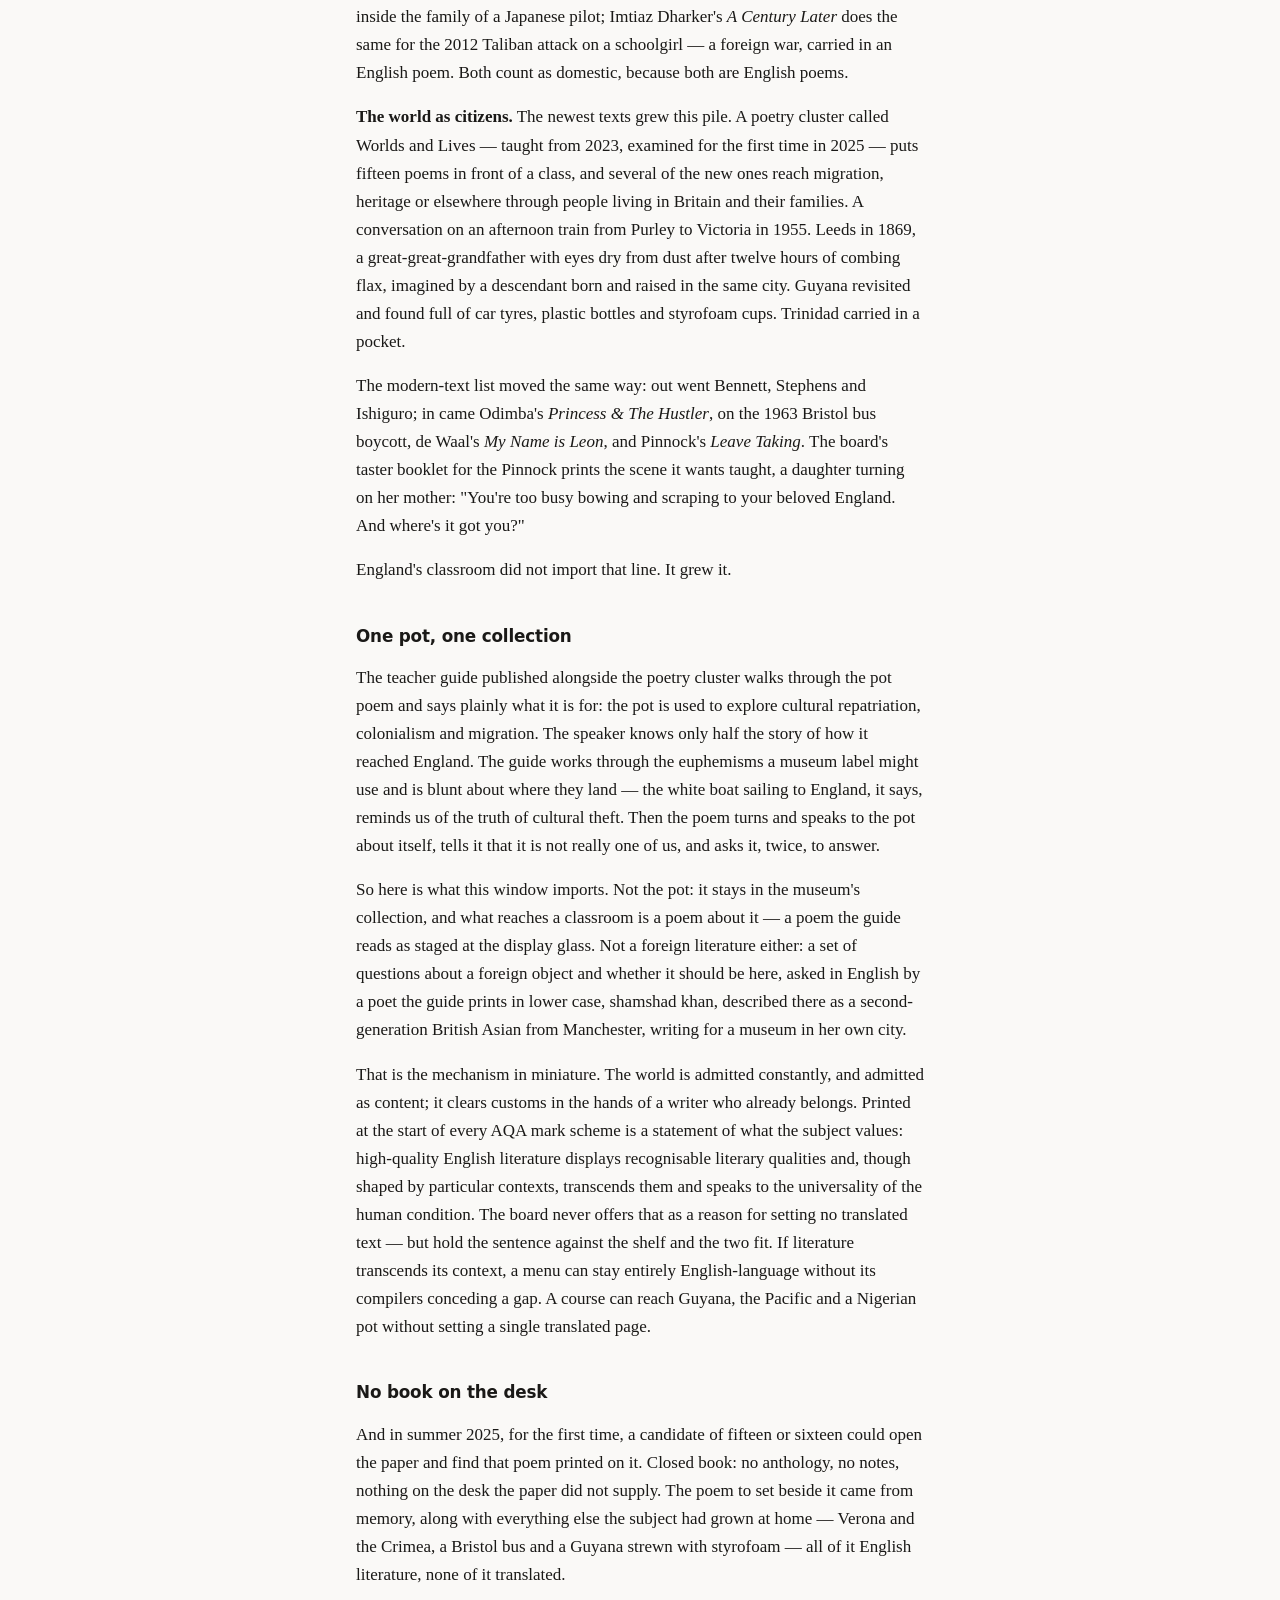
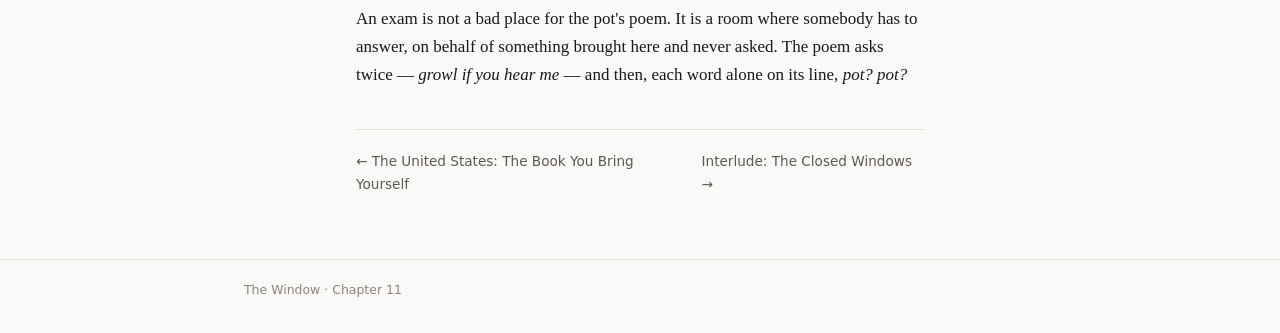
<file: chapters/11-england.html>
<!DOCTYPE html>
<html lang="en">
<head>
<meta charset="utf-8">
<meta name="viewport" content="width=device-width, initial-scale=1">
<!-- source: drafts/reader/uk.md -->
<title>England: The Door Opens Inward — The Window</title>
<meta name="description" content="An exam board whose window is closed by the subject&#x27;s own name — and a Nigerian pot that crossed the border anyway.">
<link rel="stylesheet" href="../static/style.css">
<script src="../static/theme.js"></script>
</head>
<body>
<header class="site-header">
  <div class="wrap">
    <a class="brand" href="../index.html">The <span>Window</span></a>
    <nav class="site-nav" aria-label="Site">
      <a href="../index.html">Contents</a>
      <a href="../about.html">Method</a>
      <button class="theme-toggle" type="button">☾ Dark</button>
    </nav>
  </div>
</header>

<main class="wrap">
  <p class="kicker">The Anglosphere Paradox · Chapter 11</p>
  <h1>England: The Door Opens Inward</h1>
  <p class="lede">There is a pot in Manchester. It was made in Nigeria, a museum in that city holds it, and a poet from that city wrote a whole poem talking to it — not about it, to it. The poem was commissioned for the museum and written as a conversation with a Nigerian pot in the collection.</p>
  <p>Since 2023 that poem has been available to English classrooms as a set text, and in summer 2025 the first cohort sat an exam that could ask them about it — closed book, nothing on the desk but what the paper supplies. The pot is the only thing in this story that crossed a border.</p>
  <p>Not one text on the list behind that exam arrived in translation. Measured through the list, the window England opens on world literature is shut — and yet the room is full of elsewhere.</p>
  <section>
    <h2>The door</h2>
    <p>There is no ministry behind the list. AQA is an exam board, one of several in England, each writing its own menu of books to the same assessment objectives — so this is not England's shelf but one shelf in England, in one year, with nothing to say for Scotland, Wales or Northern Ireland.</p>
    <p>And it is a menu, not a mandate. A school picks one play from six, one nineteenth-century novel from seven, one modern text from twelve, and one cluster of fifteen poems — all fifteen studied, because the exam may ask about any of them. By the time a teenager walks into the room, all that choosing has narrowed to eighteen set texts.</p>
    <p>Two more sentences shape the door. Every assessment is closed book, with any stimulus material supplied by the paper itself. And the aim the specification writes for itself is that students should come to appreciate the depth and power of the English literary heritage. Hold that aim beside a list with no translated book on it, and the shelf's Englishness starts to look less like an omission than like the subject's own definition.</p>
  </section>
  <section>
    <h2>What comes through it anyway</h2>
    <p>Sixteen of the works on this shelf are tagged in this book's records with a specific place outside Britain and Ireland — a tally that rests on interpretive labels, and an undercount, since more works carry foreign material without naming a place. The elsewhere arrives in three unlike ways.</p>
    <p><strong>Elsewhere as stage.</strong> Of the six Shakespeare plays a school can set, not one is set in England. They go to Verona, Venice, Messina, Rome, eleventh-century Scotland — and <em>The Tempest</em> to a colonial elsewhere with no country to its name; the record keeps a question mark there. Add Browning's Ferrara, and a pattern appears: England's most domestic authors do their thinking abroad. The passport is the author's, never the setting's.</p>
    <p><strong>Wars with a foreign address.</strong> Tennyson takes the Crimea in 1854; Owen the Western Front; Orwell the Russian revolution; Armitage the 2003 invasion of Iraq; Duffy a photographer's cold-war conflict zones; Rumens an exile from a homeland left unnamed. Britain was a belligerent in the Crimean War, on the Western Front and in Iraq; the allegory, the photographs and the exile sit elsewhere, or somewhere never named. The sharpest is Beatrice Garland's <em>Kamikaze</em>, an English poem living inside the family of a Japanese pilot; Imtiaz Dharker's <em>A Century Later</em> does the same for the 2012 Taliban attack on a schoolgirl — a foreign war, carried in an English poem. Both count as domestic, because both are English poems.</p>
    <p><strong>The world as citizens.</strong> The newest texts grew this pile. A poetry cluster called Worlds and Lives — taught from 2023, examined for the first time in 2025 — puts fifteen poems in front of a class, and several of the new ones reach migration, heritage or elsewhere through people living in Britain and their families. A conversation on an afternoon train from Purley to Victoria in 1955. Leeds in 1869, a great-great-grandfather with eyes dry from dust after twelve hours of combing flax, imagined by a descendant born and raised in the same city. Guyana revisited and found full of car tyres, plastic bottles and styrofoam cups. Trinidad carried in a pocket.</p>
    <p>The modern-text list moved the same way: out went Bennett, Stephens and Ishiguro; in came Odimba's <em>Princess &amp; The Hustler</em>, on the 1963 Bristol bus boycott, de Waal's <em>My Name is Leon</em>, and Pinnock's <em>Leave Taking</em>. The board's taster booklet for the Pinnock prints the scene it wants taught, a daughter turning on her mother: "You're too busy bowing and scraping to your beloved England. And where's it got you?"</p>
    <p>England's classroom did not import that line. It grew it.</p>
  </section>
  <section>
    <h2>One pot, one collection</h2>
    <p>The teacher guide published alongside the poetry cluster walks through the pot poem and says plainly what it is for: the pot is used to explore cultural repatriation, colonialism and migration. The speaker knows only half the story of how it reached England. The guide works through the euphemisms a museum label might use and is blunt about where they land — the white boat sailing to England, it says, reminds us of the truth of cultural theft. Then the poem turns and speaks to the pot about itself, tells it that it is not really one of us, and asks it, twice, to answer.</p>
    <p>So here is what this window imports. Not the pot: it stays in the museum's collection, and what reaches a classroom is a poem about it — a poem the guide reads as staged at the display glass. Not a foreign literature either: a set of questions about a foreign object and whether it should be here, asked in English by a poet the guide prints in lower case, shamshad khan, described there as a second-generation British Asian from Manchester, writing for a museum in her own city.</p>
    <p>That is the mechanism in miniature. The world is admitted constantly, and admitted as content; it clears customs in the hands of a writer who already belongs. Printed at the start of every AQA mark scheme is a statement of what the subject values: high-quality English literature displays recognisable literary qualities and, though shaped by particular contexts, transcends them and speaks to the universality of the human condition. The board never offers that as a reason for setting no translated text — but hold the sentence against the shelf and the two fit. If literature transcends its context, a menu can stay entirely English-language without its compilers conceding a gap. A course can reach Guyana, the Pacific and a Nigerian pot without setting a single translated page.</p>
  </section>
  <section>
    <h2>No book on the desk</h2>
    <p>And in summer 2025, for the first time, a candidate of fifteen or sixteen could open the paper and find that poem printed on it. Closed book: no anthology, no notes, nothing on the desk the paper did not supply. The poem to set beside it came from memory, along with everything else the subject had grown at home — Verona and the Crimea, a Bristol bus and a Guyana strewn with styrofoam — all of it English literature, none of it translated.</p>
    <p>An exam is not a bad place for the pot's poem. It is a room where somebody has to answer, on behalf of something brought here and never asked. The poem asks twice — <em>growl if you hear me</em> — and then, each word alone on its line, <em>pot? pot?</em></p>
  </section>
  <nav class="chapter-nav" aria-label="Chapter">
    <a href="10-united-states.html">← The United States: The Book You Bring Yourself</a>
    <a href="12-the-closed-windows.html">Interlude: The Closed Windows →</a>
  </nav>
</main>

<footer class="site-footer">
  <div class="wrap">
    <p>The Window · Chapter 11</p>
  </div>
</footer>

</body>
</html>
</file>
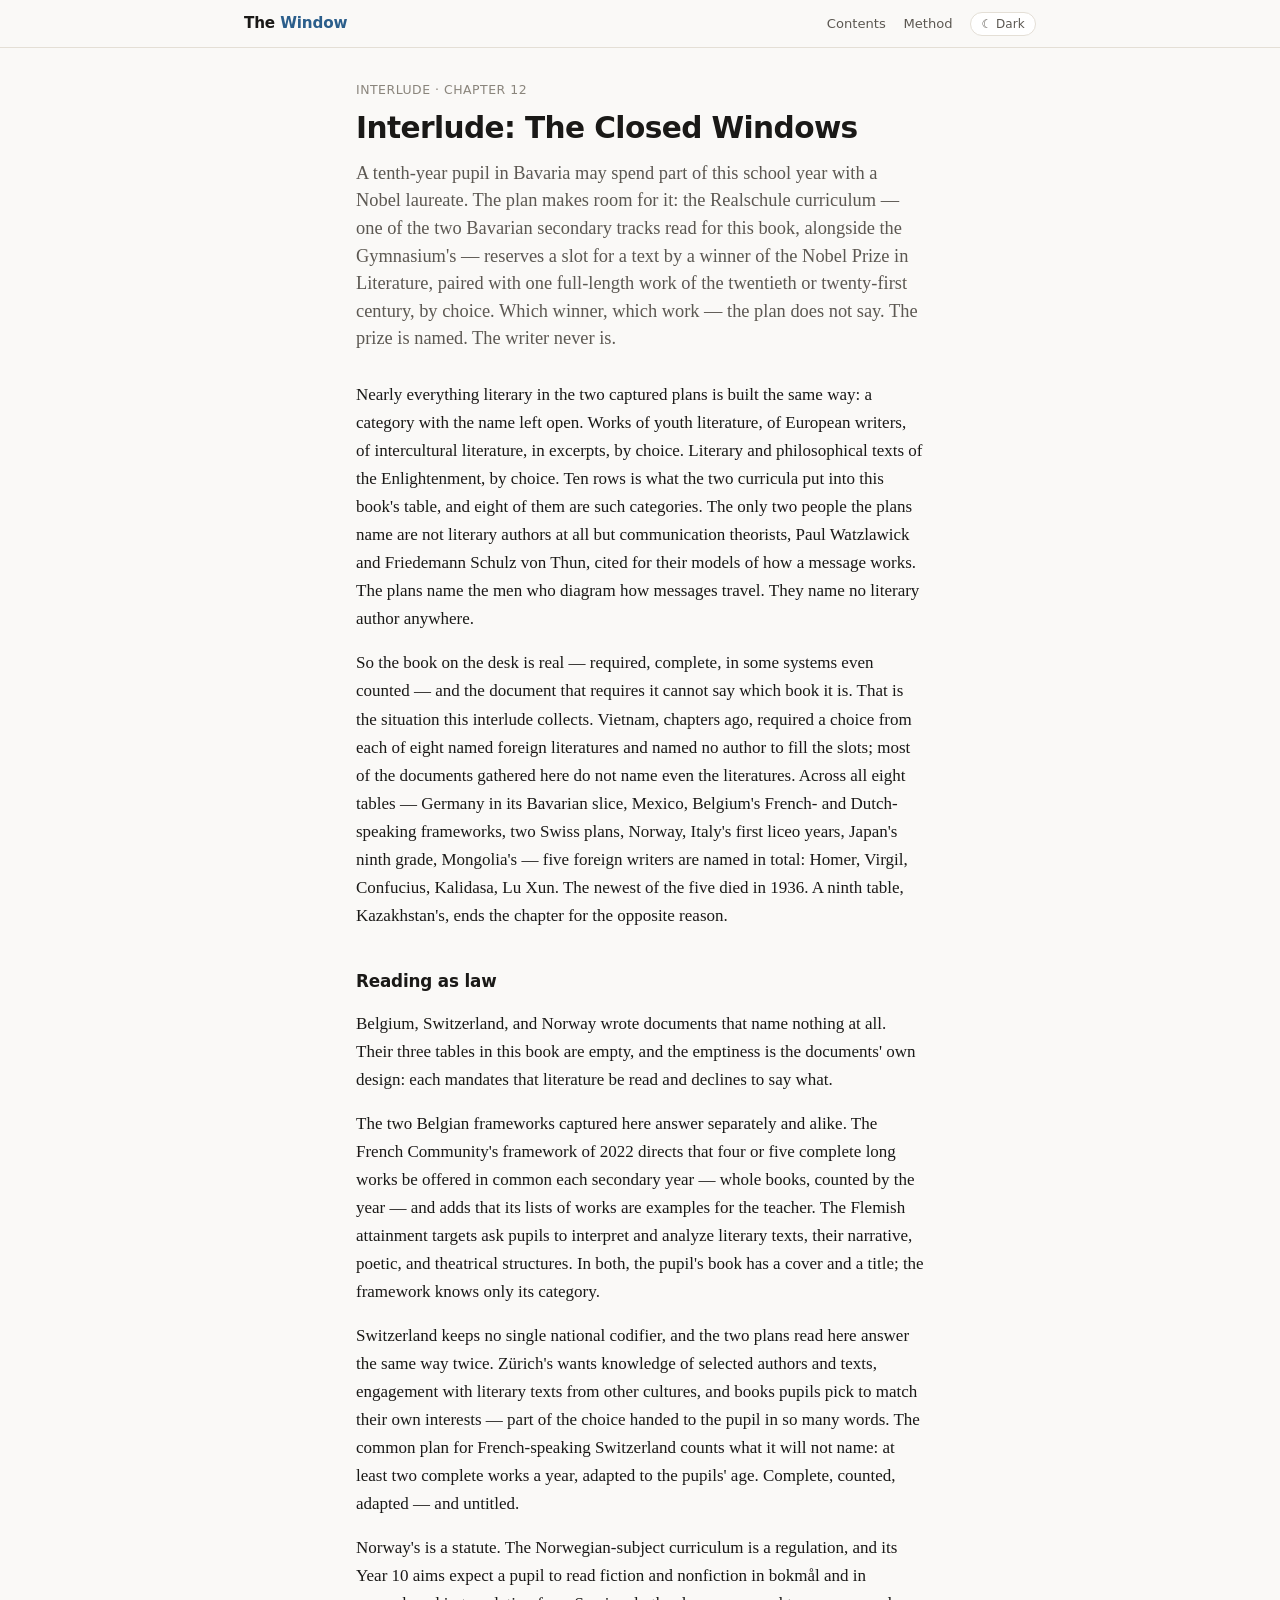
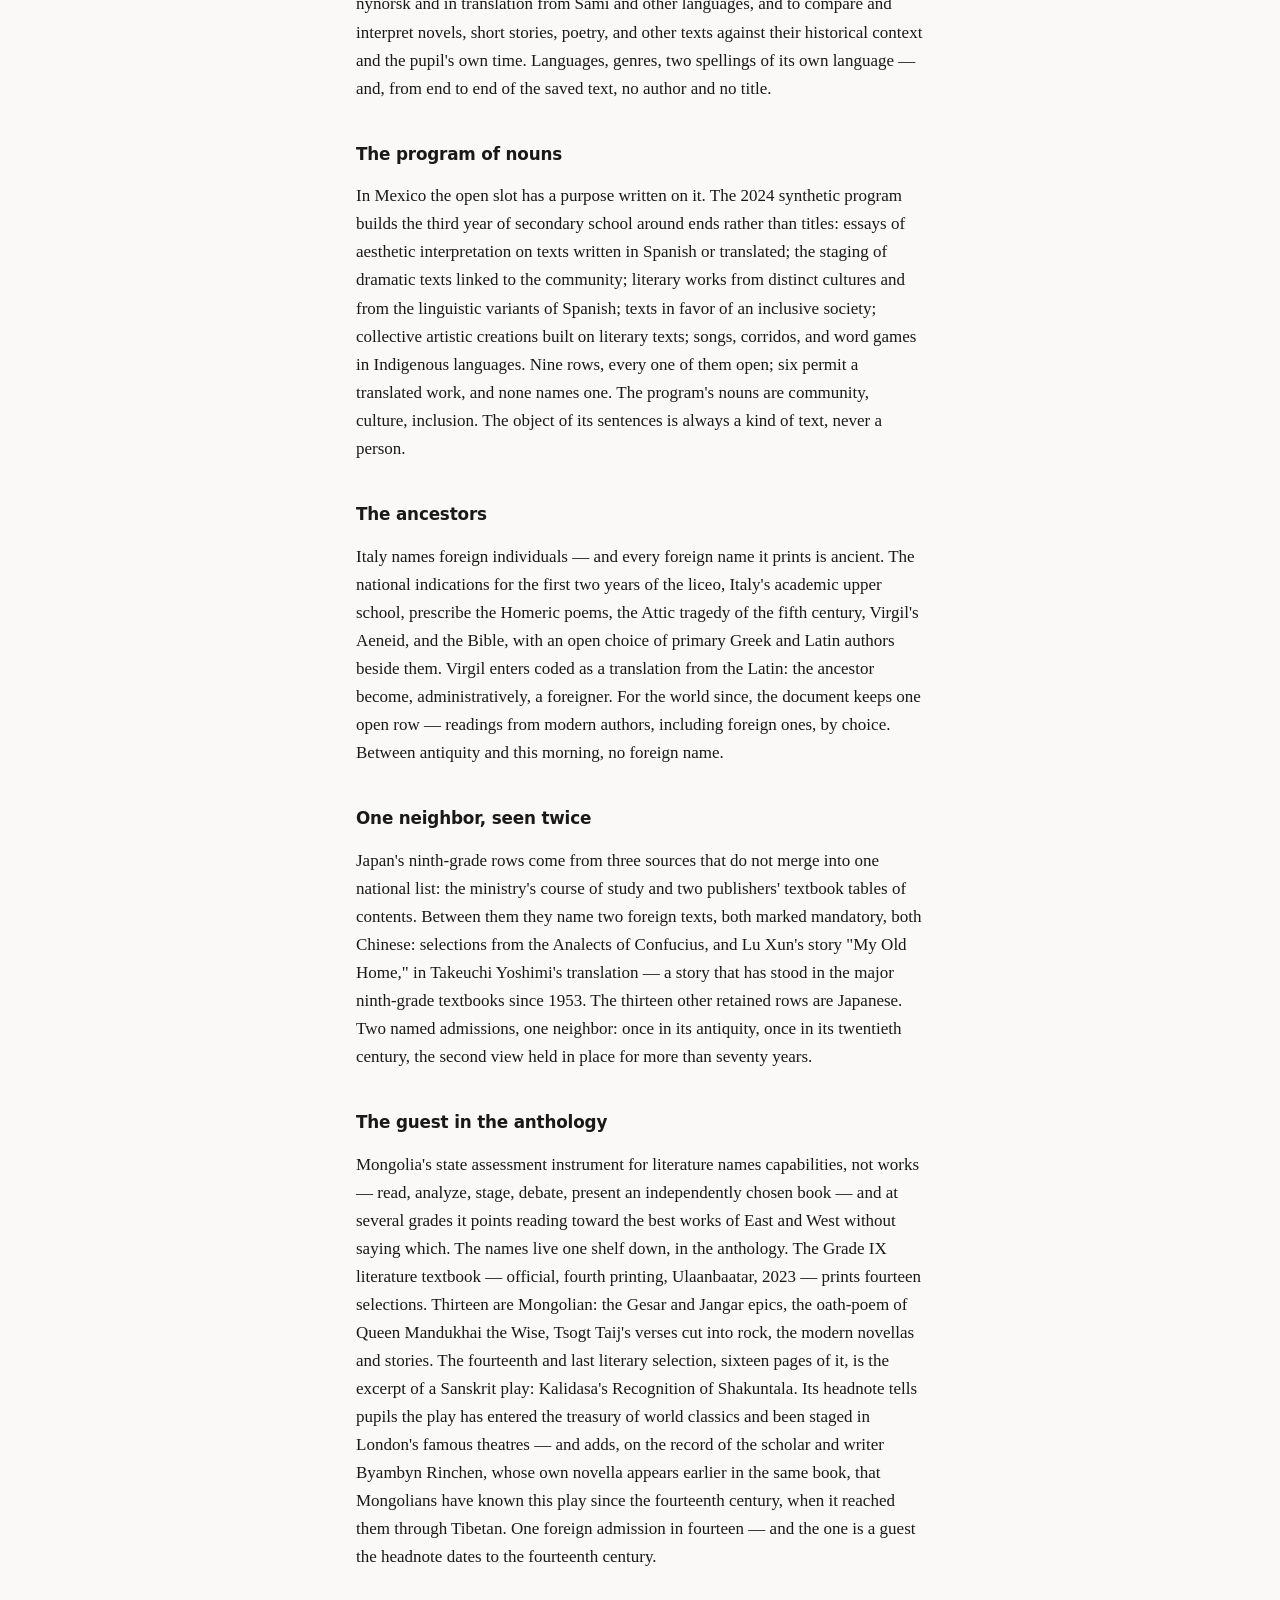
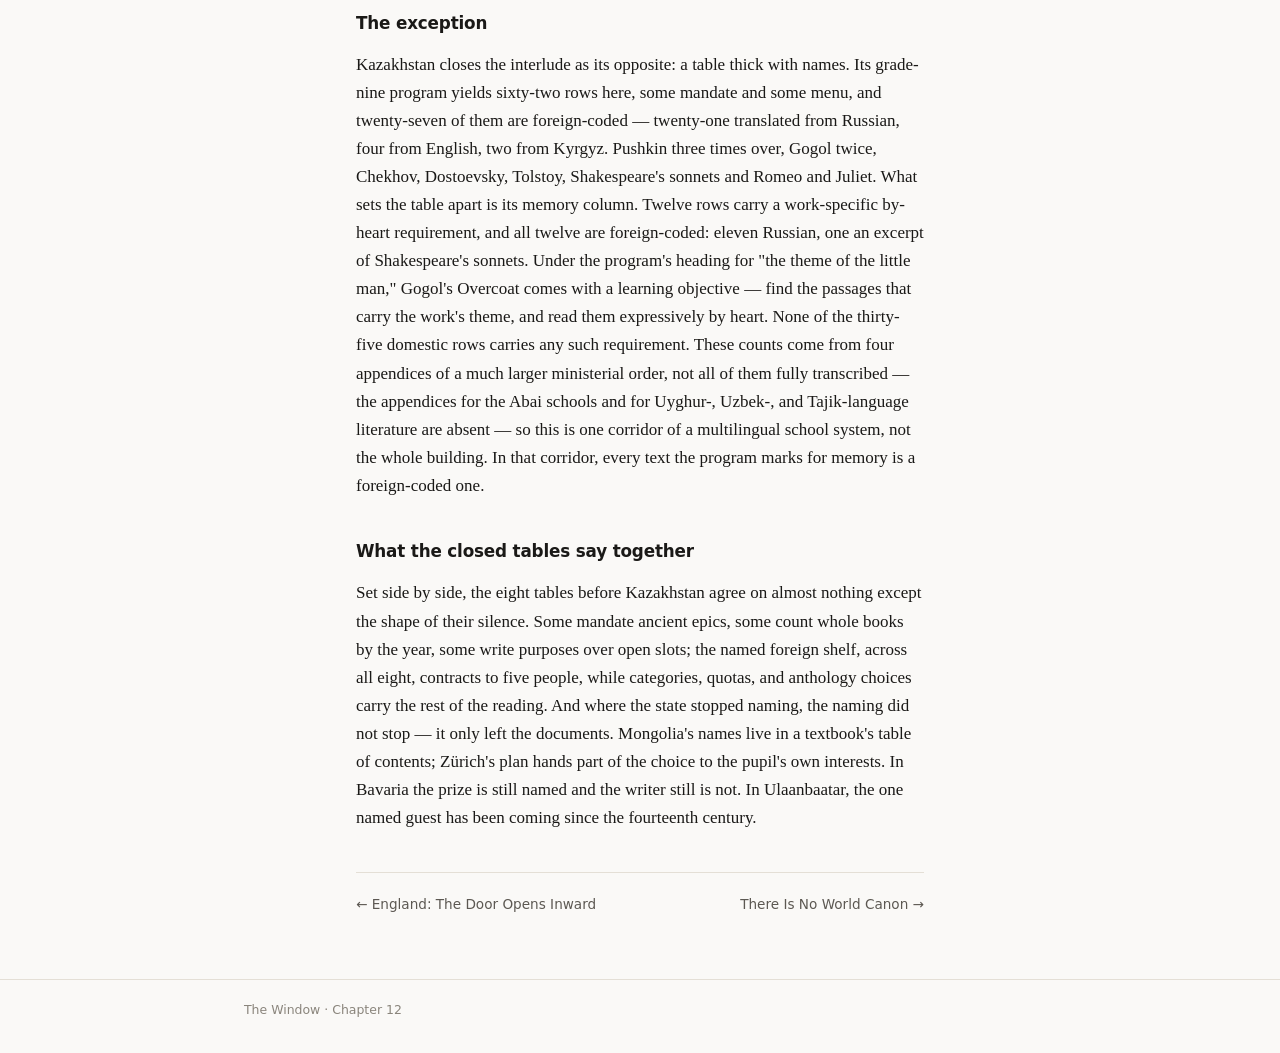
<file: chapters/12-the-closed-windows.html>
<!DOCTYPE html>
<html lang="en">
<head>
<meta charset="utf-8">
<meta name="viewport" content="width=device-width, initial-scale=1">
<!-- source: drafts/reader/windows.md -->
<title>Interlude: The Closed Windows — The Window</title>
<meta name="description" content="Eight systems that mandate reading and name, between them, five foreign writers — and one system that names everything.">
<link rel="stylesheet" href="../static/style.css">
<script src="../static/theme.js"></script>
</head>
<body>
<header class="site-header">
  <div class="wrap">
    <a class="brand" href="../index.html">The <span>Window</span></a>
    <nav class="site-nav" aria-label="Site">
      <a href="../index.html">Contents</a>
      <a href="../about.html">Method</a>
      <button class="theme-toggle" type="button">☾ Dark</button>
    </nav>
  </div>
</header>

<main class="wrap">
  <p class="kicker">Interlude · Chapter 12</p>
  <h1>Interlude: The Closed Windows</h1>
  <p class="lede">A tenth-year pupil in Bavaria may spend part of this school year with a Nobel laureate. The plan makes room for it: the Realschule curriculum — one of the two Bavarian secondary tracks read for this book, alongside the Gymnasium's — reserves a slot for a text by a winner of the Nobel Prize in Literature, paired with one full-length work of the twentieth or twenty-first century, by choice. Which winner, which work — the plan does not say. The prize is named. The writer never is.</p>
  <p>Nearly everything literary in the two captured plans is built the same way: a category with the name left open. Works of youth literature, of European writers, of intercultural literature, in excerpts, by choice. Literary and philosophical texts of the Enlightenment, by choice. Ten rows is what the two curricula put into this book's table, and eight of them are such categories. The only two people the plans name are not literary authors at all but communication theorists, Paul Watzlawick and Friedemann Schulz von Thun, cited for their models of how a message works. The plans name the men who diagram how messages travel. They name no literary author anywhere.</p>
  <p>So the book on the desk is real — required, complete, in some systems even counted — and the document that requires it cannot say which book it is. That is the situation this interlude collects. Vietnam, chapters ago, required a choice from each of eight named foreign literatures and named no author to fill the slots; most of the documents gathered here do not name even the literatures. Across all eight tables — Germany in its Bavarian slice, Mexico, Belgium's French- and Dutch-speaking frameworks, two Swiss plans, Norway, Italy's first liceo years, Japan's ninth grade, Mongolia's — five foreign writers are named in total: Homer, Virgil, Confucius, Kalidasa, Lu Xun. The newest of the five died in 1936. A ninth table, Kazakhstan's, ends the chapter for the opposite reason.</p>
  <section>
    <h2>Reading as law</h2>
    <p>Belgium, Switzerland, and Norway wrote documents that name nothing at all. Their three tables in this book are empty, and the emptiness is the documents' own design: each mandates that literature be read and declines to say what.</p>
    <p>The two Belgian frameworks captured here answer separately and alike. The French Community's framework of 2022 directs that four or five complete long works be offered in common each secondary year — whole books, counted by the year — and adds that its lists of works are examples for the teacher. The Flemish attainment targets ask pupils to interpret and analyze literary texts, their narrative, poetic, and theatrical structures. In both, the pupil's book has a cover and a title; the framework knows only its category.</p>
    <p>Switzerland keeps no single national codifier, and the two plans read here answer the same way twice. Zürich's wants knowledge of selected authors and texts, engagement with literary texts from other cultures, and books pupils pick to match their own interests — part of the choice handed to the pupil in so many words. The common plan for French-speaking Switzerland counts what it will not name: at least two complete works a year, adapted to the pupils' age. Complete, counted, adapted — and untitled.</p>
    <p>Norway's is a statute. The Norwegian-subject curriculum is a regulation, and its Year 10 aims expect a pupil to read fiction and nonfiction in bokmål and in nynorsk and in translation from Sami and other languages, and to compare and interpret novels, short stories, poetry, and other texts against their historical context and the pupil's own time. Languages, genres, two spellings of its own language — and, from end to end of the saved text, no author and no title.</p>
  </section>
  <section>
    <h2>The program of nouns</h2>
    <p>In Mexico the open slot has a purpose written on it. The 2024 synthetic program builds the third year of secondary school around ends rather than titles: essays of aesthetic interpretation on texts written in Spanish or translated; the staging of dramatic texts linked to the community; literary works from distinct cultures and from the linguistic variants of Spanish; texts in favor of an inclusive society; collective artistic creations built on literary texts; songs, corridos, and word games in Indigenous languages. Nine rows, every one of them open; six permit a translated work, and none names one. The program's nouns are community, culture, inclusion. The object of its sentences is always a kind of text, never a person.</p>
  </section>
  <section>
    <h2>The ancestors</h2>
    <p>Italy names foreign individuals — and every foreign name it prints is ancient. The national indications for the first two years of the liceo, Italy's academic upper school, prescribe the Homeric poems, the Attic tragedy of the fifth century, Virgil's Aeneid, and the Bible, with an open choice of primary Greek and Latin authors beside them. Virgil enters coded as a translation from the Latin: the ancestor become, administratively, a foreigner. For the world since, the document keeps one open row — readings from modern authors, including foreign ones, by choice. Between antiquity and this morning, no foreign name.</p>
  </section>
  <section>
    <h2>One neighbor, seen twice</h2>
    <p>Japan's ninth-grade rows come from three sources that do not merge into one national list: the ministry's course of study and two publishers' textbook tables of contents. Between them they name two foreign texts, both marked mandatory, both Chinese: selections from the Analects of Confucius, and Lu Xun's story "My Old Home," in Takeuchi Yoshimi's translation — a story that has stood in the major ninth-grade textbooks since 1953. The thirteen other retained rows are Japanese. Two named admissions, one neighbor: once in its antiquity, once in its twentieth century, the second view held in place for more than seventy years.</p>
  </section>
  <section>
    <h2>The guest in the anthology</h2>
    <p>Mongolia's state assessment instrument for literature names capabilities, not works — read, analyze, stage, debate, present an independently chosen book — and at several grades it points reading toward the best works of East and West without saying which. The names live one shelf down, in the anthology. The Grade IX literature textbook — official, fourth printing, Ulaanbaatar, 2023 — prints fourteen selections. Thirteen are Mongolian: the Gesar and Jangar epics, the oath-poem of Queen Mandukhai the Wise, Tsogt Taij's verses cut into rock, the modern novellas and stories. The fourteenth and last literary selection, sixteen pages of it, is the excerpt of a Sanskrit play: Kalidasa's Recognition of Shakuntala. Its headnote tells pupils the play has entered the treasury of world classics and been staged in London's famous theatres — and adds, on the record of the scholar and writer Byambyn Rinchen, whose own novella appears earlier in the same book, that Mongolians have known this play since the fourteenth century, when it reached them through Tibetan. One foreign admission in fourteen — and the one is a guest the headnote dates to the fourteenth century.</p>
  </section>
  <section>
    <h2>The exception</h2>
    <p>Kazakhstan closes the interlude as its opposite: a table thick with names. Its grade-nine program yields sixty-two rows here, some mandate and some menu, and twenty-seven of them are foreign-coded — twenty-one translated from Russian, four from English, two from Kyrgyz. Pushkin three times over, Gogol twice, Chekhov, Dostoevsky, Tolstoy, Shakespeare's sonnets and Romeo and Juliet. What sets the table apart is its memory column. Twelve rows carry a work-specific by-heart requirement, and all twelve are foreign-coded: eleven Russian, one an excerpt of Shakespeare's sonnets. Under the program's heading for "the theme of the little man," Gogol's Overcoat comes with a learning objective — find the passages that carry the work's theme, and read them expressively by heart. None of the thirty-five domestic rows carries any such requirement. These counts come from four appendices of a much larger ministerial order, not all of them fully transcribed — the appendices for the Abai schools and for Uyghur-, Uzbek-, and Tajik-language literature are absent — so this is one corridor of a multilingual school system, not the whole building. In that corridor, every text the program marks for memory is a foreign-coded one.</p>
  </section>
  <section>
    <h2>What the closed tables say together</h2>
    <p>Set side by side, the eight tables before Kazakhstan agree on almost nothing except the shape of their silence. Some mandate ancient epics, some count whole books by the year, some write purposes over open slots; the named foreign shelf, across all eight, contracts to five people, while categories, quotas, and anthology choices carry the rest of the reading. And where the state stopped naming, the naming did not stop — it only left the documents. Mongolia's names live in a textbook's table of contents; Zürich's plan hands part of the choice to the pupil's own interests. In Bavaria the prize is still named and the writer still is not. In Ulaanbaatar, the one named guest has been coming since the fourteenth century.</p>
  </section>
  <nav class="chapter-nav" aria-label="Chapter">
    <a href="11-england.html">← England: The Door Opens Inward</a>
    <a href="13-there-is-no-world-canon.html">There Is No World Canon →</a>
  </nav>
</main>

<footer class="site-footer">
  <div class="wrap">
    <p>The Window · Chapter 12</p>
  </div>
</footer>

</body>
</html>
</file>
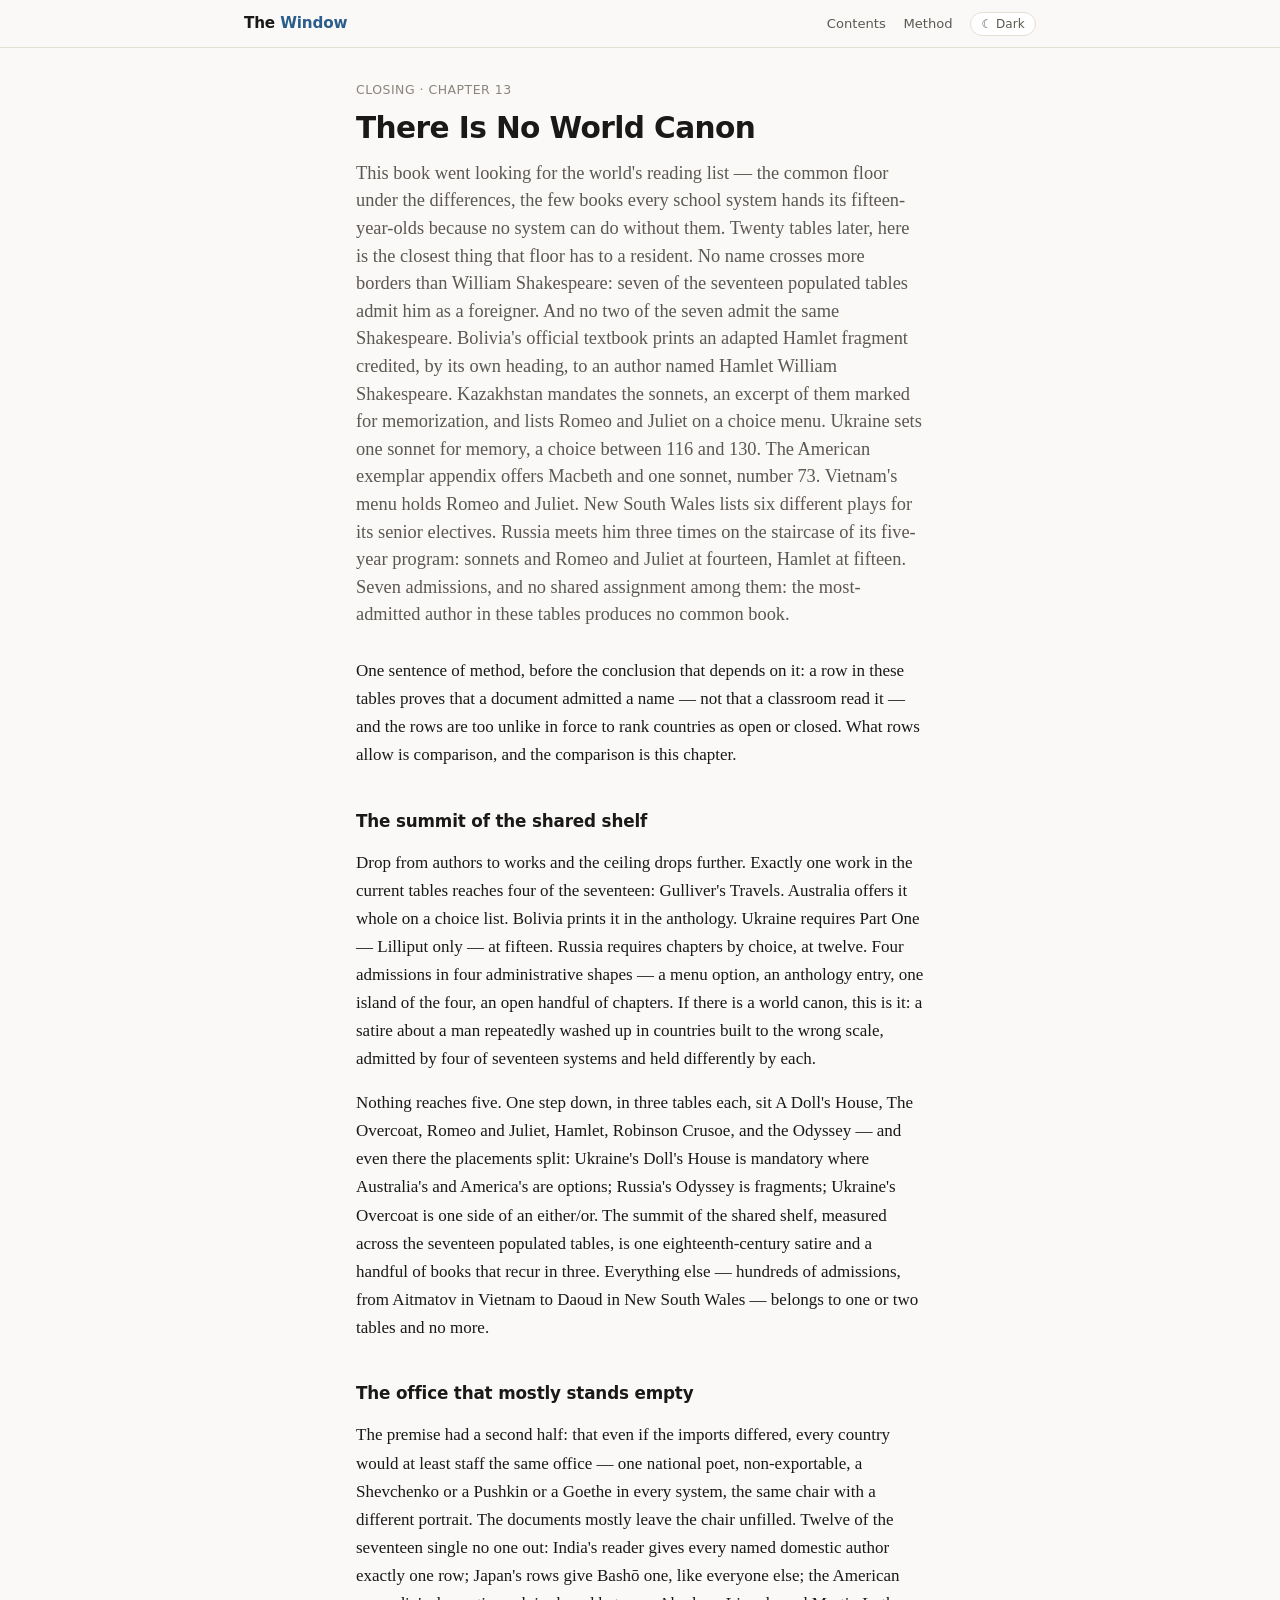
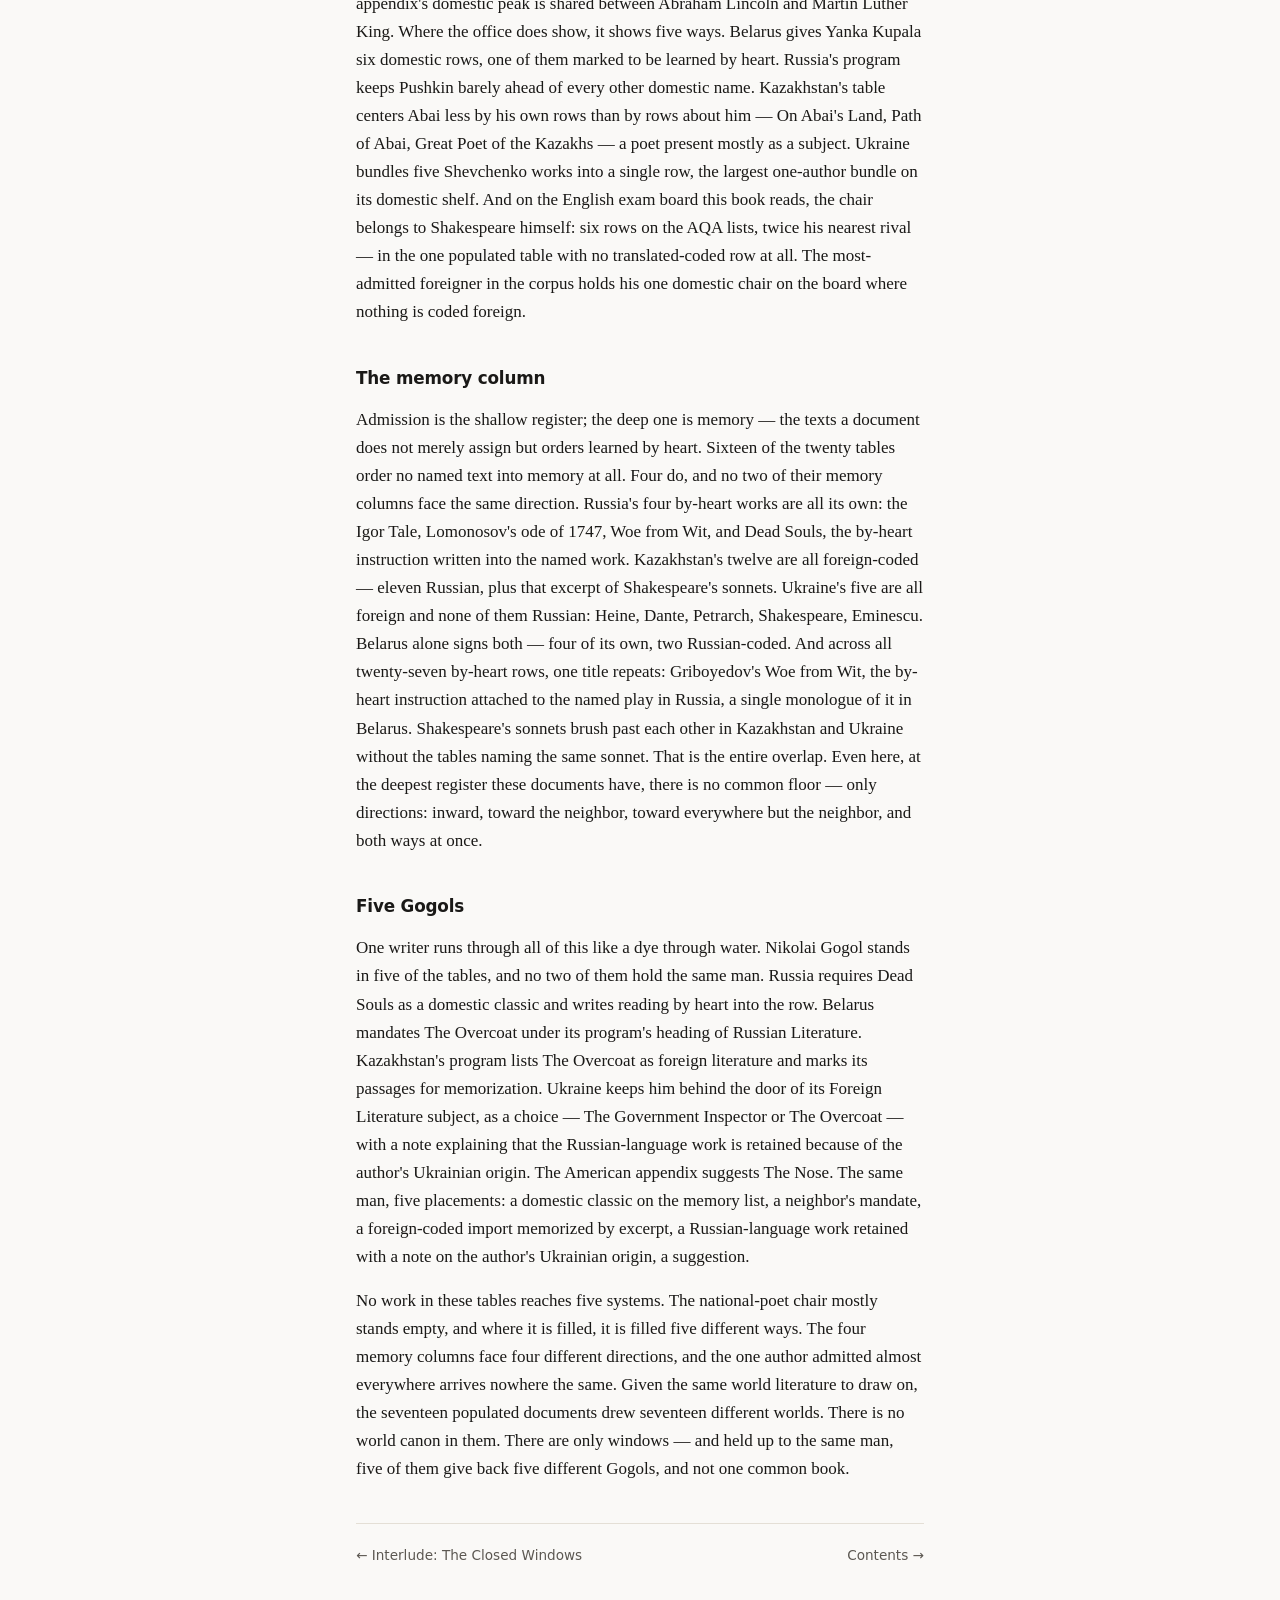
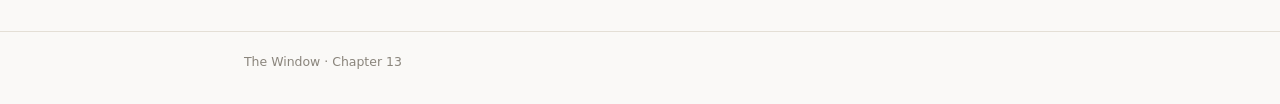
<file: chapters/13-there-is-no-world-canon.html>
<!DOCTYPE html>
<html lang="en">
<head>
<meta charset="utf-8">
<meta name="viewport" content="width=device-width, initial-scale=1">
<!-- source: drafts/reader/canon.md -->
<title>There Is No World Canon — The Window</title>
<meta name="description" content="No work reaches five of seventeen tables, the national-poet office mostly stands empty, and every ministry builds its own world.">
<link rel="stylesheet" href="../static/style.css">
<script src="../static/theme.js"></script>
</head>
<body>
<header class="site-header">
  <div class="wrap">
    <a class="brand" href="../index.html">The <span>Window</span></a>
    <nav class="site-nav" aria-label="Site">
      <a href="../index.html">Contents</a>
      <a href="../about.html">Method</a>
      <button class="theme-toggle" type="button">☾ Dark</button>
    </nav>
  </div>
</header>

<main class="wrap">
  <p class="kicker">Closing · Chapter 13</p>
  <h1>There Is No World Canon</h1>
  <p class="lede">This book went looking for the world's reading list — the common floor under the differences, the few books every school system hands its fifteen-year-olds because no system can do without them. Twenty tables later, here is the closest thing that floor has to a resident. No name crosses more borders than William Shakespeare: seven of the seventeen populated tables admit him as a foreigner. And no two of the seven admit the same Shakespeare. Bolivia's official textbook prints an adapted Hamlet fragment credited, by its own heading, to an author named Hamlet William Shakespeare. Kazakhstan mandates the sonnets, an excerpt of them marked for memorization, and lists Romeo and Juliet on a choice menu. Ukraine sets one sonnet for memory, a choice between 116 and 130. The American exemplar appendix offers Macbeth and one sonnet, number 73. Vietnam's menu holds Romeo and Juliet. New South Wales lists six different plays for its senior electives. Russia meets him three times on the staircase of its five-year program: sonnets and Romeo and Juliet at fourteen, Hamlet at fifteen. Seven admissions, and no shared assignment among them: the most-admitted author in these tables produces no common book.</p>
  <p>One sentence of method, before the conclusion that depends on it: a row in these tables proves that a document admitted a name — not that a classroom read it — and the rows are too unlike in force to rank countries as open or closed. What rows allow is comparison, and the comparison is this chapter.</p>
  <section>
    <h2>The summit of the shared shelf</h2>
    <p>Drop from authors to works and the ceiling drops further. Exactly one work in the current tables reaches four of the seventeen: Gulliver's Travels. Australia offers it whole on a choice list. Bolivia prints it in the anthology. Ukraine requires Part One — Lilliput only — at fifteen. Russia requires chapters by choice, at twelve. Four admissions in four administrative shapes — a menu option, an anthology entry, one island of the four, an open handful of chapters. If there is a world canon, this is it: a satire about a man repeatedly washed up in countries built to the wrong scale, admitted by four of seventeen systems and held differently by each.</p>
    <p>Nothing reaches five. One step down, in three tables each, sit A Doll's House, The Overcoat, Romeo and Juliet, Hamlet, Robinson Crusoe, and the Odyssey — and even there the placements split: Ukraine's Doll's House is mandatory where Australia's and America's are options; Russia's Odyssey is fragments; Ukraine's Overcoat is one side of an either/or. The summit of the shared shelf, measured across the seventeen populated tables, is one eighteenth-century satire and a handful of books that recur in three. Everything else — hundreds of admissions, from Aitmatov in Vietnam to Daoud in New South Wales — belongs to one or two tables and no more.</p>
  </section>
  <section>
    <h2>The office that mostly stands empty</h2>
    <p>The premise had a second half: that even if the imports differed, every country would at least staff the same office — one national poet, non-exportable, a Shevchenko or a Pushkin or a Goethe in every system, the same chair with a different portrait. The documents mostly leave the chair unfilled. Twelve of the seventeen single no one out: India's reader gives every named domestic author exactly one row; Japan's rows give Bashō one, like everyone else; the American appendix's domestic peak is shared between Abraham Lincoln and Martin Luther King. Where the office does show, it shows five ways. Belarus gives Yanka Kupala six domestic rows, one of them marked to be learned by heart. Russia's program keeps Pushkin barely ahead of every other domestic name. Kazakhstan's table centers Abai less by his own rows than by rows about him — On Abai's Land, Path of Abai, Great Poet of the Kazakhs — a poet present mostly as a subject. Ukraine bundles five Shevchenko works into a single row, the largest one-author bundle on its domestic shelf. And on the English exam board this book reads, the chair belongs to Shakespeare himself: six rows on the AQA lists, twice his nearest rival — in the one populated table with no translated-coded row at all. The most-admitted foreigner in the corpus holds his one domestic chair on the board where nothing is coded foreign.</p>
  </section>
  <section>
    <h2>The memory column</h2>
    <p>Admission is the shallow register; the deep one is memory — the texts a document does not merely assign but orders learned by heart. Sixteen of the twenty tables order no named text into memory at all. Four do, and no two of their memory columns face the same direction. Russia's four by-heart works are all its own: the Igor Tale, Lomonosov's ode of 1747, Woe from Wit, and Dead Souls, the by-heart instruction written into the named work. Kazakhstan's twelve are all foreign-coded — eleven Russian, plus that excerpt of Shakespeare's sonnets. Ukraine's five are all foreign and none of them Russian: Heine, Dante, Petrarch, Shakespeare, Eminescu. Belarus alone signs both — four of its own, two Russian-coded. And across all twenty-seven by-heart rows, one title repeats: Griboyedov's Woe from Wit, the by-heart instruction attached to the named play in Russia, a single monologue of it in Belarus. Shakespeare's sonnets brush past each other in Kazakhstan and Ukraine without the tables naming the same sonnet. That is the entire overlap. Even here, at the deepest register these documents have, there is no common floor — only directions: inward, toward the neighbor, toward everywhere but the neighbor, and both ways at once.</p>
  </section>
  <section>
    <h2>Five Gogols</h2>
    <p>One writer runs through all of this like a dye through water. Nikolai Gogol stands in five of the tables, and no two of them hold the same man. Russia requires Dead Souls as a domestic classic and writes reading by heart into the row. Belarus mandates The Overcoat under its program's heading of Russian Literature. Kazakhstan's program lists The Overcoat as foreign literature and marks its passages for memorization. Ukraine keeps him behind the door of its Foreign Literature subject, as a choice — The Government Inspector or The Overcoat — with a note explaining that the Russian-language work is retained because of the author's Ukrainian origin. The American appendix suggests The Nose. The same man, five placements: a domestic classic on the memory list, a neighbor's mandate, a foreign-coded import memorized by excerpt, a Russian-language work retained with a note on the author's Ukrainian origin, a suggestion.</p>
    <p>No work in these tables reaches five systems. The national-poet chair mostly stands empty, and where it is filled, it is filled five different ways. The four memory columns face four different directions, and the one author admitted almost everywhere arrives nowhere the same. Given the same world literature to draw on, the seventeen populated documents drew seventeen different worlds. There is no world canon in them. There are only windows — and held up to the same man, five of them give back five different Gogols, and not one common book.</p>
  </section>
  <nav class="chapter-nav" aria-label="Chapter">
    <a href="12-the-closed-windows.html">← Interlude: The Closed Windows</a>
    <a href="../index.html">Contents →</a>
  </nav>
</main>

<footer class="site-footer">
  <div class="wrap">
    <p>The Window · Chapter 13</p>
  </div>
</footer>

</body>
</html>
</file>
<file: static/style.css>
/* The Window — one stylesheet, no build step. */

:root {
  --bg:        #faf9f7;
  --bg-raised: #ffffff;
  --ink:       #1a1917;
  --ink-soft:  #5c5852;
  --ink-faint: #8a857c;
  --rule:      #e4dfd6;
  --accent:    #2b5e8b;   /* window-glass blue */
  --accent-bg: #ecf2f8;
  --quote-bg:  #f3f0ea;
  --ladder-bg: #f7f5f1;
  --measure:   38rem;
  --wide:      52rem;
}

:root[data-theme="dark"] {
  --bg:        #161512;
  --bg-raised: #1e1c18;
  --ink:       #ece8e1;
  --ink-soft:  #a8a298;
  --ink-faint: #7a756c;
  --rule:      #322f2a;
  --accent:    #7fb0d8;
  --accent-bg: #1a222c;
  --quote-bg:  #22201c;
  --ladder-bg: #1c1a16;
}

@media (prefers-color-scheme: dark) {
  :root:not([data-theme="light"]) {
    --bg:        #161512;
    --bg-raised: #1e1c18;
    --ink:       #ece8e1;
    --ink-soft:  #a8a298;
    --ink-faint: #7a756c;
    --rule:      #322f2a;
    --accent:    #7fb0d8;
    --accent-bg: #1a222c;
    --quote-bg:  #22201c;
    --ladder-bg: #1c1a16;
  }
}

* { box-sizing: border-box; }
html { -webkit-text-size-adjust: 100%; }

body {
  margin: 0;
  background: var(--bg);
  color: var(--ink);
  font: 400 1.0625rem/1.65 Charter, "Bitstream Charter", "Iowan Old Style",
        Georgia, "Times New Roman", serif;
  text-rendering: optimizeLegibility;
}

.wrap {
  max-width: var(--measure);
  margin: 0 auto;
  padding: 0 1.25rem;
}
.wrap.wide { max-width: var(--wide); }

.site-header {
  border-bottom: 1px solid var(--rule);
  background: var(--bg);
  position: sticky;
  top: 0;
  z-index: 10;
}
.site-header .wrap {
  max-width: var(--wide);
  display: flex;
  align-items: center;
  justify-content: space-between;
  gap: 1rem;
  padding-top: 0.7rem;
  padding-bottom: 0.7rem;
}
.brand {
  font-weight: 700;
  font-size: 0.95rem;
  letter-spacing: -0.01em;
  color: var(--ink);
  text-decoration: none;
  font-family: system-ui, -apple-system, "Segoe UI", sans-serif;
}
.brand span { color: var(--accent); }
.site-nav {
  display: flex;
  align-items: center;
  gap: 1.1rem;
  font-family: system-ui, -apple-system, "Segoe UI", sans-serif;
  font-size: 0.82rem;
}
.site-nav a { color: var(--ink-soft); text-decoration: none; }
.site-nav a:hover { color: var(--accent); }
.theme-toggle {
  border: 1px solid var(--rule);
  background: var(--bg-raised);
  color: var(--ink-soft);
  border-radius: 999px;
  padding: 0.25rem 0.65rem;
  font-size: 0.75rem;
  cursor: pointer;
  font-family: inherit;
}
.theme-toggle:hover { color: var(--accent); border-color: var(--accent); }

main.wrap { padding-top: 2rem; padding-bottom: 4rem; }

.kicker {
  font-family: system-ui, -apple-system, "Segoe UI", sans-serif;
  font-size: 0.78rem;
  letter-spacing: 0.04em;
  text-transform: uppercase;
  color: var(--ink-faint);
  margin: 0 0 0.6rem;
}
.inherits {
  font-family: system-ui, -apple-system, "Segoe UI", sans-serif;
  font-size: 0.78rem;
  color: var(--ink-faint);
  margin: -0.2rem 0 1.4rem;
}

h1 {
  font-family: system-ui, -apple-system, "Segoe UI", sans-serif;
  font-size: 1.85rem;
  font-weight: 700;
  letter-spacing: -0.02em;
  line-height: 1.2;
  margin: 0 0 0.85rem;
}
.lede {
  font-size: 1.15rem;
  line-height: 1.5;
  color: var(--ink-soft);
  margin: 0 0 1.75rem;
}

.question {
  border: 1px solid var(--rule);
  border-left: 3px solid var(--accent);
  background: var(--accent-bg);
  padding: 0.9rem 1.1rem;
  margin: 0 0 2rem;
}
.question .tag {
  display: block;
  font-family: system-ui, -apple-system, "Segoe UI", sans-serif;
  font-size: 0.72rem;
  letter-spacing: 0.06em;
  text-transform: uppercase;
  color: var(--accent);
  margin-bottom: 0.35rem;
}
.question p { margin: 0; font-size: 1.05rem; }

h2 {
  font-family: system-ui, -apple-system, "Segoe UI", sans-serif;
  font-size: 1.05rem;
  font-weight: 650;
  letter-spacing: -0.01em;
  margin: 2.4rem 0 0.85rem;
}
h2 .num {
  display: inline-block;
  font-size: 0.72rem;
  font-weight: 600;
  letter-spacing: 0.04em;
  text-transform: uppercase;
  color: var(--ink-faint);
  margin-right: 0.55rem;
}

p { margin: 0 0 1rem; }
p:last-child { margin-bottom: 0; }

.facts {
  background: var(--ladder-bg);
  border: 1px solid var(--rule);
  padding: 1rem 1.15rem;
  margin: 0 0 1.5rem;
  font-size: 0.95rem;
  color: var(--ink-soft);
}
.facts ul { margin: 0.4rem 0 0; padding-left: 1.15rem; }
.facts li { margin: 0.25rem 0; }

/* Ladder */
.ladder-wrap {
  overflow-x: auto;
  margin: 0 0 1.5rem;
  border: 1px solid var(--rule);
  background: var(--ladder-bg);
}
table.ladder {
  width: 100%;
  border-collapse: collapse;
  font-size: 0.88rem;
  min-width: 36rem;
}
table.ladder th,
table.ladder td {
  text-align: left;
  vertical-align: top;
  padding: 0.7rem 0.85rem;
  border-bottom: 1px solid var(--rule);
}
table.ladder th {
  font-family: system-ui, -apple-system, "Segoe UI", sans-serif;
  font-size: 0.72rem;
  letter-spacing: 0.04em;
  text-transform: uppercase;
  color: var(--ink-faint);
  font-weight: 600;
  background: var(--bg-raised);
}
table.ladder tr:last-child td { border-bottom: none; }
table.ladder .flag {
  font-family: system-ui, -apple-system, "Segoe UI", sans-serif;
  font-weight: 650;
  white-space: nowrap;
}
table.ladder .tag {
  display: inline-block;
  font-family: system-ui, -apple-system, "Segoe UI", sans-serif;
  font-size: 0.72rem;
  color: var(--accent);
  margin-top: 0.35rem;
}
table.ladder blockquote {
  margin: 0.35rem 0 0;
  padding: 0;
  border: none;
  font-style: italic;
  color: var(--ink);
}
table.ladder .orig {
  display: block;
  font-style: normal;
  font-size: 0.82rem;
  color: var(--ink-soft);
  margin-bottom: 0.25rem;
  font-family: "Noto Sans SC", "Noto Sans CJK SC", "PingFang SC",
               "Microsoft YaHei", system-ui, sans-serif;
}
table.ladder .orig.latin {
  font-family: Charter, Georgia, serif;
}
table.ladder .cite {
  display: block;
  font-family: system-ui, -apple-system, "Segoe UI", sans-serif;
  font-size: 0.7rem;
  font-style: normal;
  color: var(--ink-faint);
  margin-top: 0.3rem;
}

.pull {
  border-left: 3px solid var(--rule);
  padding: 0.15rem 0 0.15rem 1rem;
  margin: 1.25rem 0;
  color: var(--ink-soft);
}
.pull .orig {
  display: block;
  font-size: 0.95rem;
  color: var(--ink);
  margin-bottom: 0.4rem;
  font-family: "Noto Sans SC", "Noto Sans CJK SC", "PingFang SC",
               "Microsoft YaHei", system-ui, sans-serif;
  line-height: 1.55;
}
.pull .tr { font-style: italic; margin: 0; }
.pull .cite {
  display: block;
  font-family: system-ui, -apple-system, "Segoe UI", sans-serif;
  font-size: 0.72rem;
  color: var(--ink-faint);
  margin-top: 0.45rem;
  font-style: normal;
}

.credit, .limits {
  background: var(--bg-raised);
  border: 1px solid var(--rule);
  padding: 1rem 1.15rem;
  margin: 1.25rem 0;
}
.credit .label, .limits .label {
  font-family: system-ui, -apple-system, "Segoe UI", sans-serif;
  font-size: 0.72rem;
  letter-spacing: 0.05em;
  text-transform: uppercase;
  color: var(--ink-faint);
  margin: 0 0 0.5rem;
}

.receipts {
  font-size: 0.9rem;
  color: var(--ink-soft);
}
.receipts ul { margin: 0.4rem 0 0; padding-left: 1.15rem; }
.receipts li { margin: 0.3rem 0; }
.badge {
  display: inline-block;
  font-family: system-ui, -apple-system, "Segoe UI", sans-serif;
  font-size: 0.72rem;
  border: 1px solid var(--rule);
  padding: 0.1rem 0.4rem;
  border-radius: 3px;
  color: var(--ink-faint);
  margin-left: 0.25rem;
}

.coda {
  margin: 2.5rem 0 1rem;
  padding: 1.1rem 1.2rem;
  border: 1px solid var(--rule);
  background: var(--accent-bg);
  font-size: 1.05rem;
  font-weight: 550;
  text-align: center;
}

.chapter-nav {
  display: flex;
  justify-content: space-between;
  gap: 1rem;
  margin-top: 2.5rem;
  padding-top: 1.25rem;
  border-top: 1px solid var(--rule);
  font-family: system-ui, -apple-system, "Segoe UI", sans-serif;
  font-size: 0.85rem;
}
.chapter-nav a { color: var(--ink-soft); text-decoration: none; }
.chapter-nav a:hover { color: var(--accent); }

.site-footer {
  border-top: 1px solid var(--rule);
  padding: 1.25rem 0 2rem;
  font-family: system-ui, -apple-system, "Segoe UI", sans-serif;
  font-size: 0.78rem;
  color: var(--ink-faint);
}
.site-footer .wrap { max-width: var(--wide); }
.site-footer a { color: var(--ink-soft); }

@media print {
  .site-header, .theme-toggle, .chapter-nav { display: none; }
  body { background: white; color: black; }
  .ladder-wrap { overflow: visible; }
}

/* documentary figures */
figure.doc { margin: 2rem 0; }
figure.doc img { max-width: 100%; border-radius: 4px; display: block; }
figure.doc figcaption { font-size: 0.75rem; color: var(--ink-soft, #666); margin-top: 0.4rem; line-height: 1.4; }

/* Contents page */
ul.toc { list-style: none; margin: 0; padding: 0; }
ul.toc li { margin: 0 0 0.9rem; }
ul.toc a {
  color: var(--ink);
  text-decoration: none;
  font-weight: 650;
  font-family: system-ui, -apple-system, "Segoe UI", sans-serif;
  font-size: 0.98rem;
}
ul.toc a:hover { color: var(--accent); }
.toc-desc { font-size: 0.9rem; color: var(--ink-soft); }
.toc-pending {
  font-size: 0.9rem;
  color: var(--ink-faint);
  font-style: italic;
}
</file>
